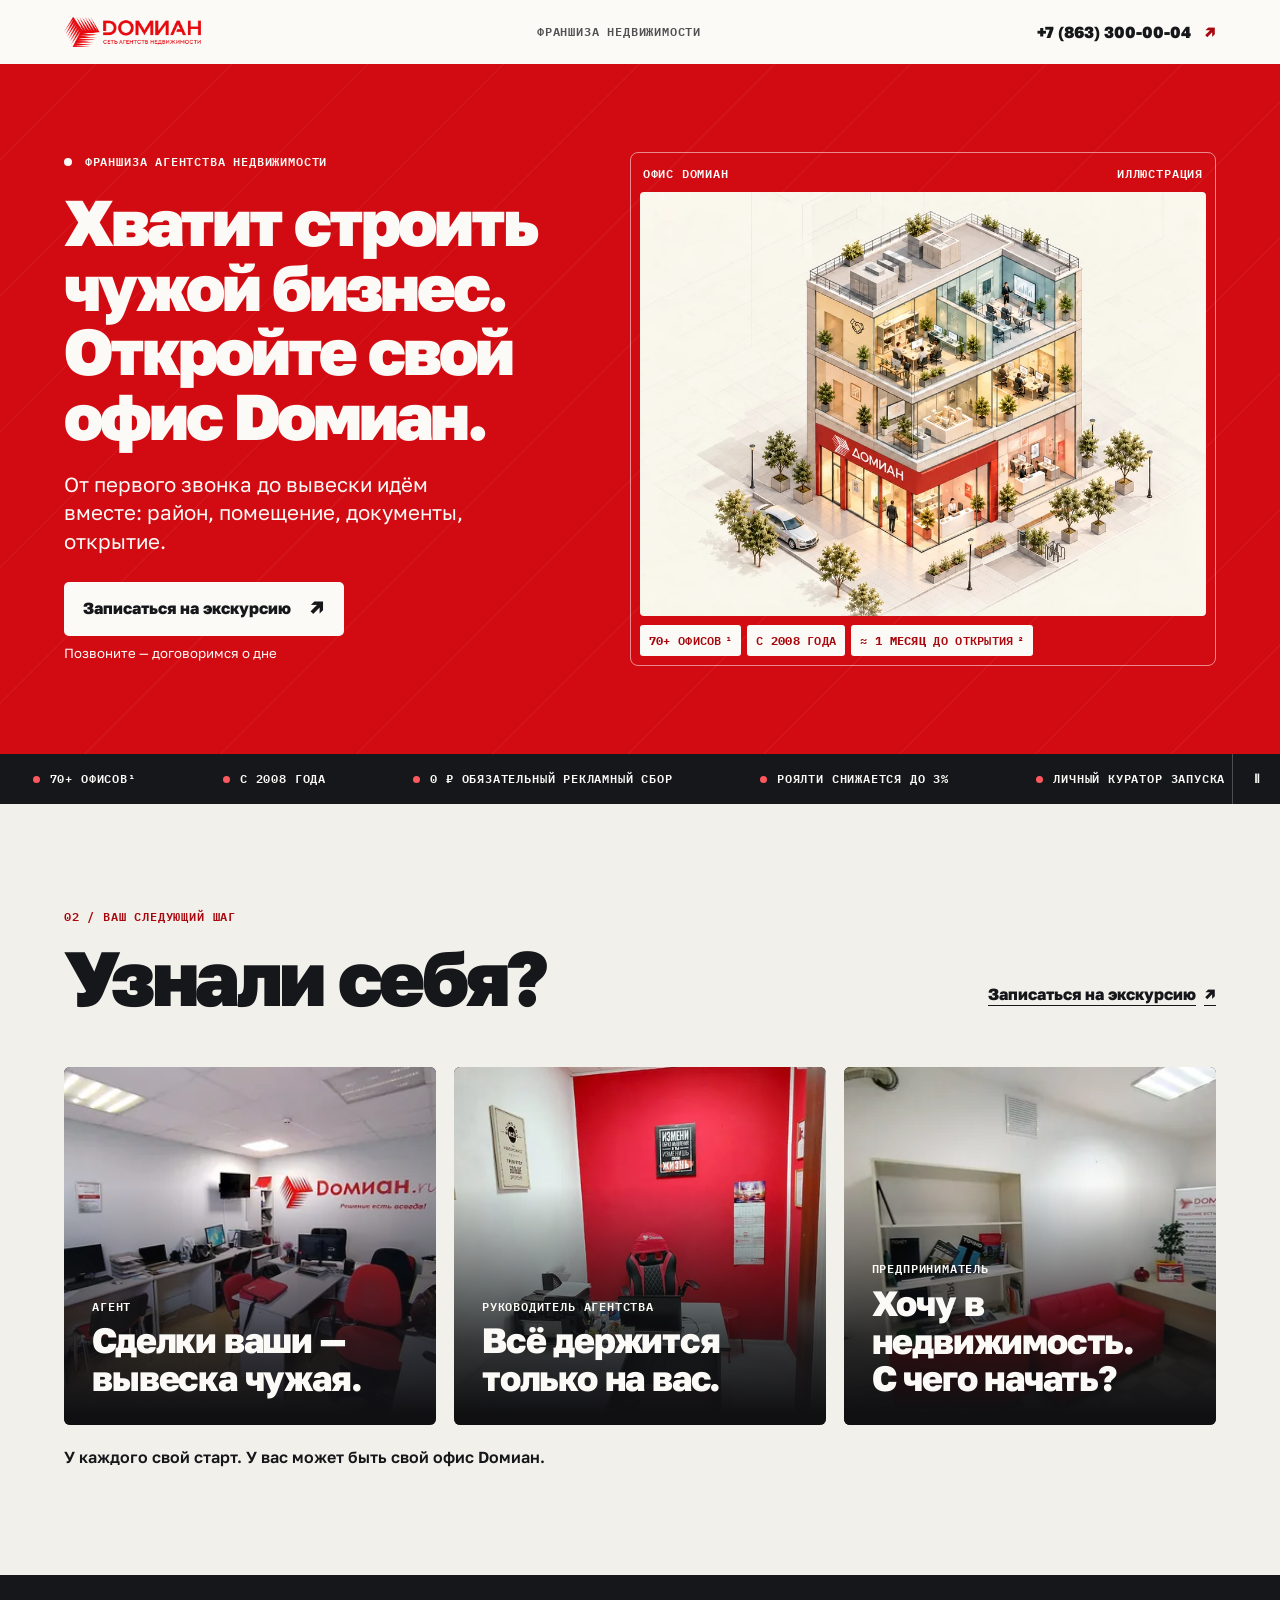
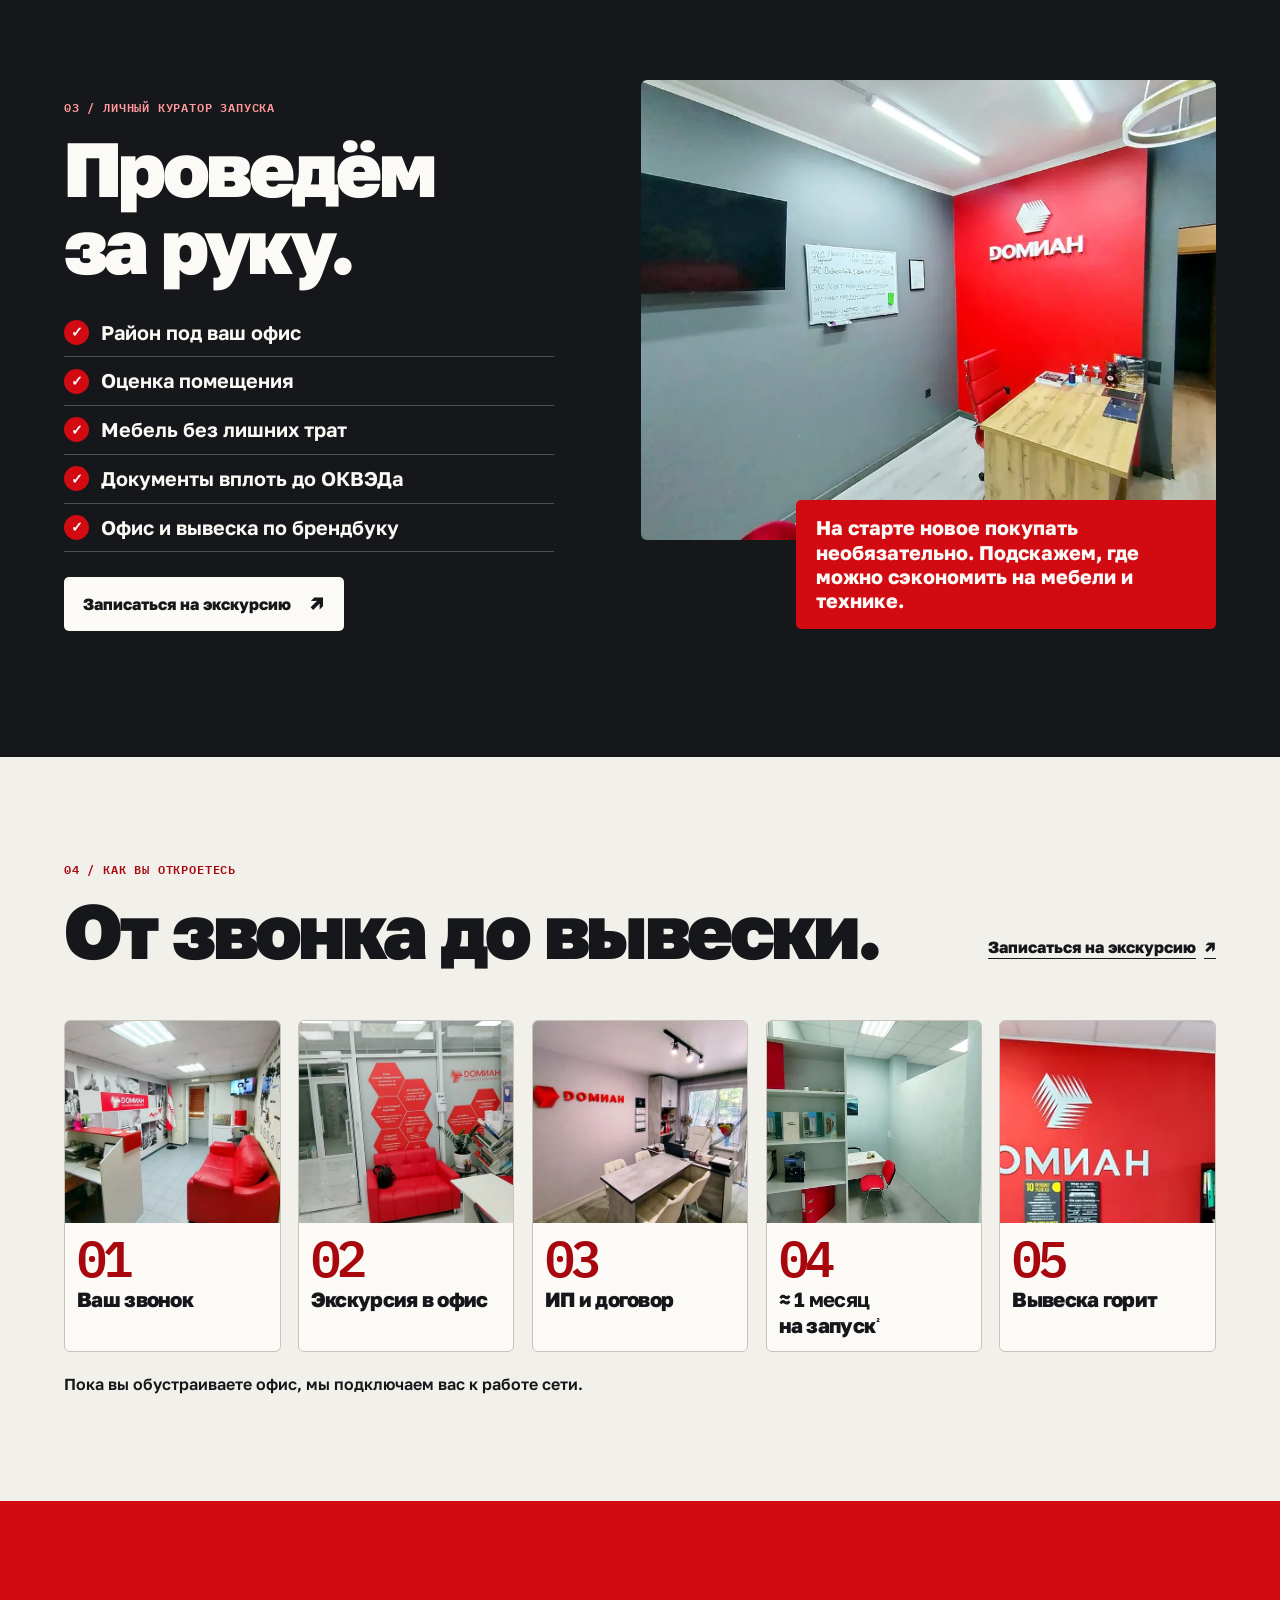
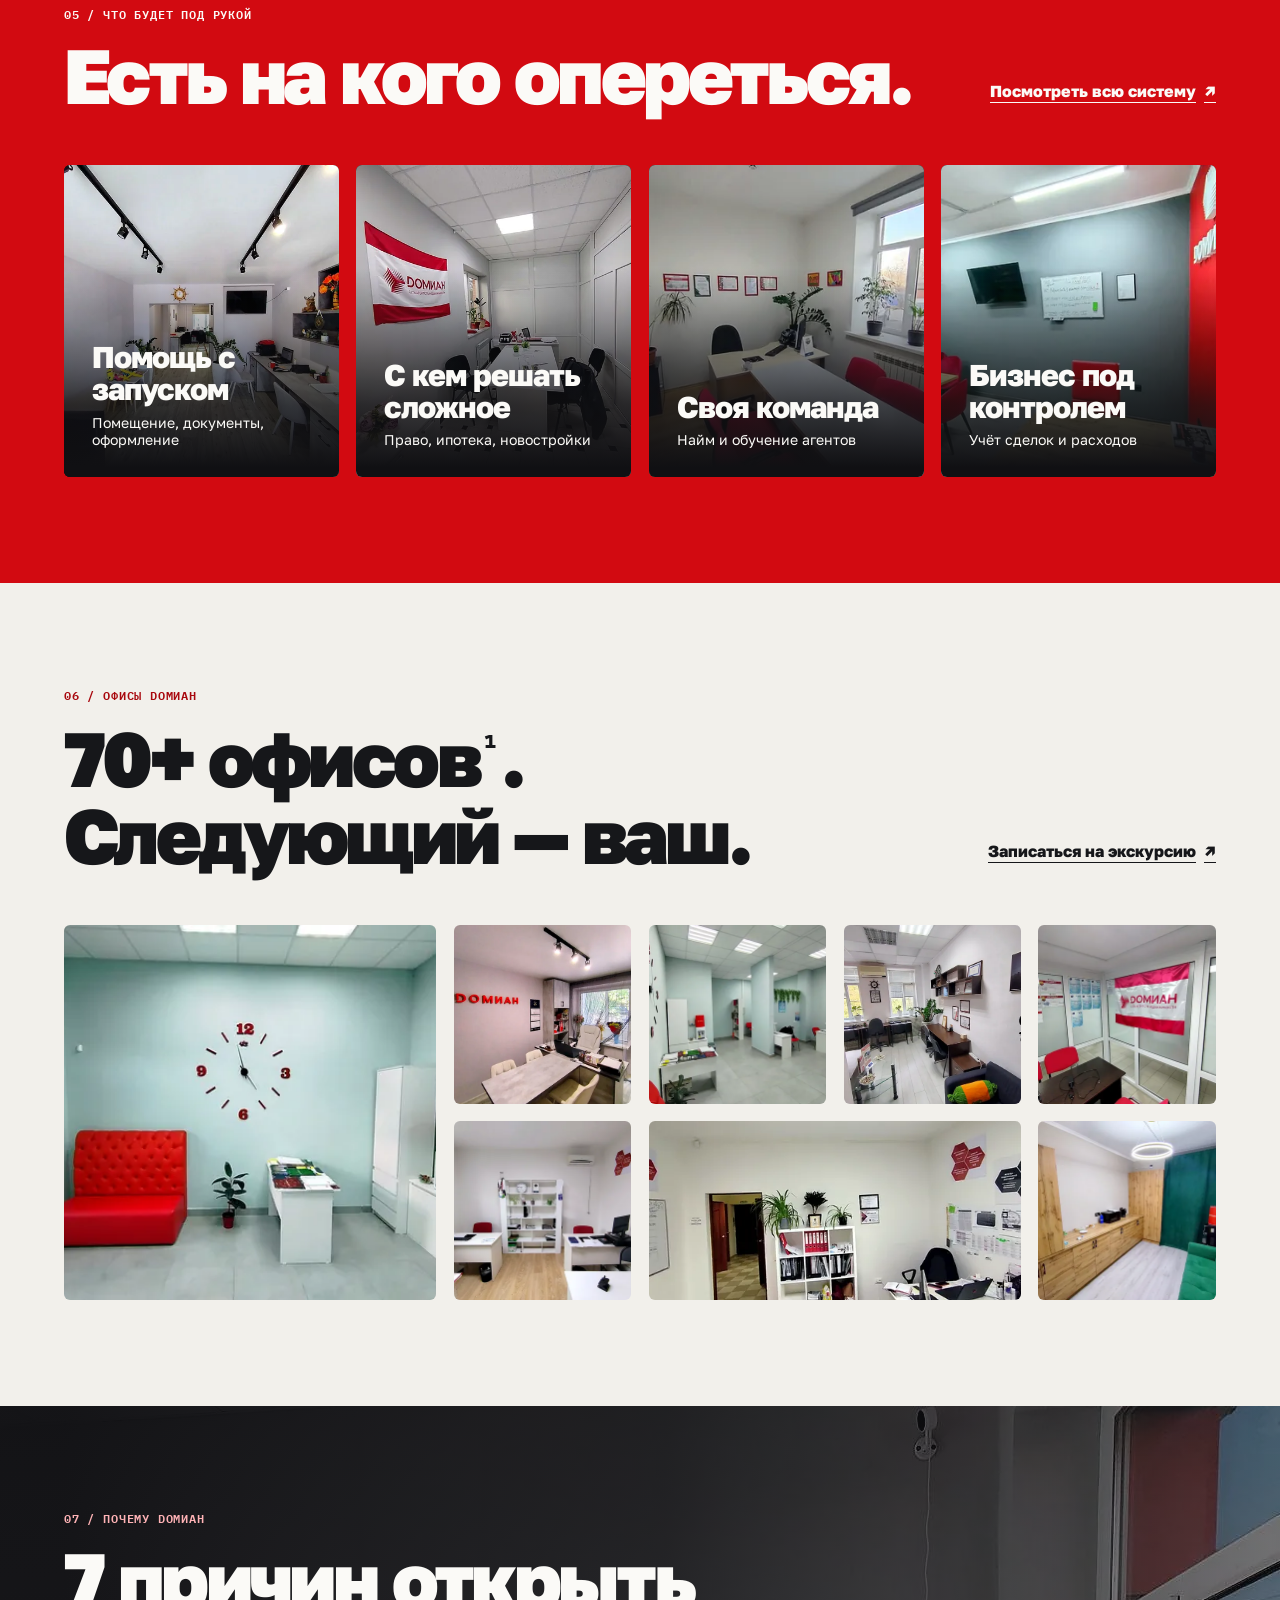
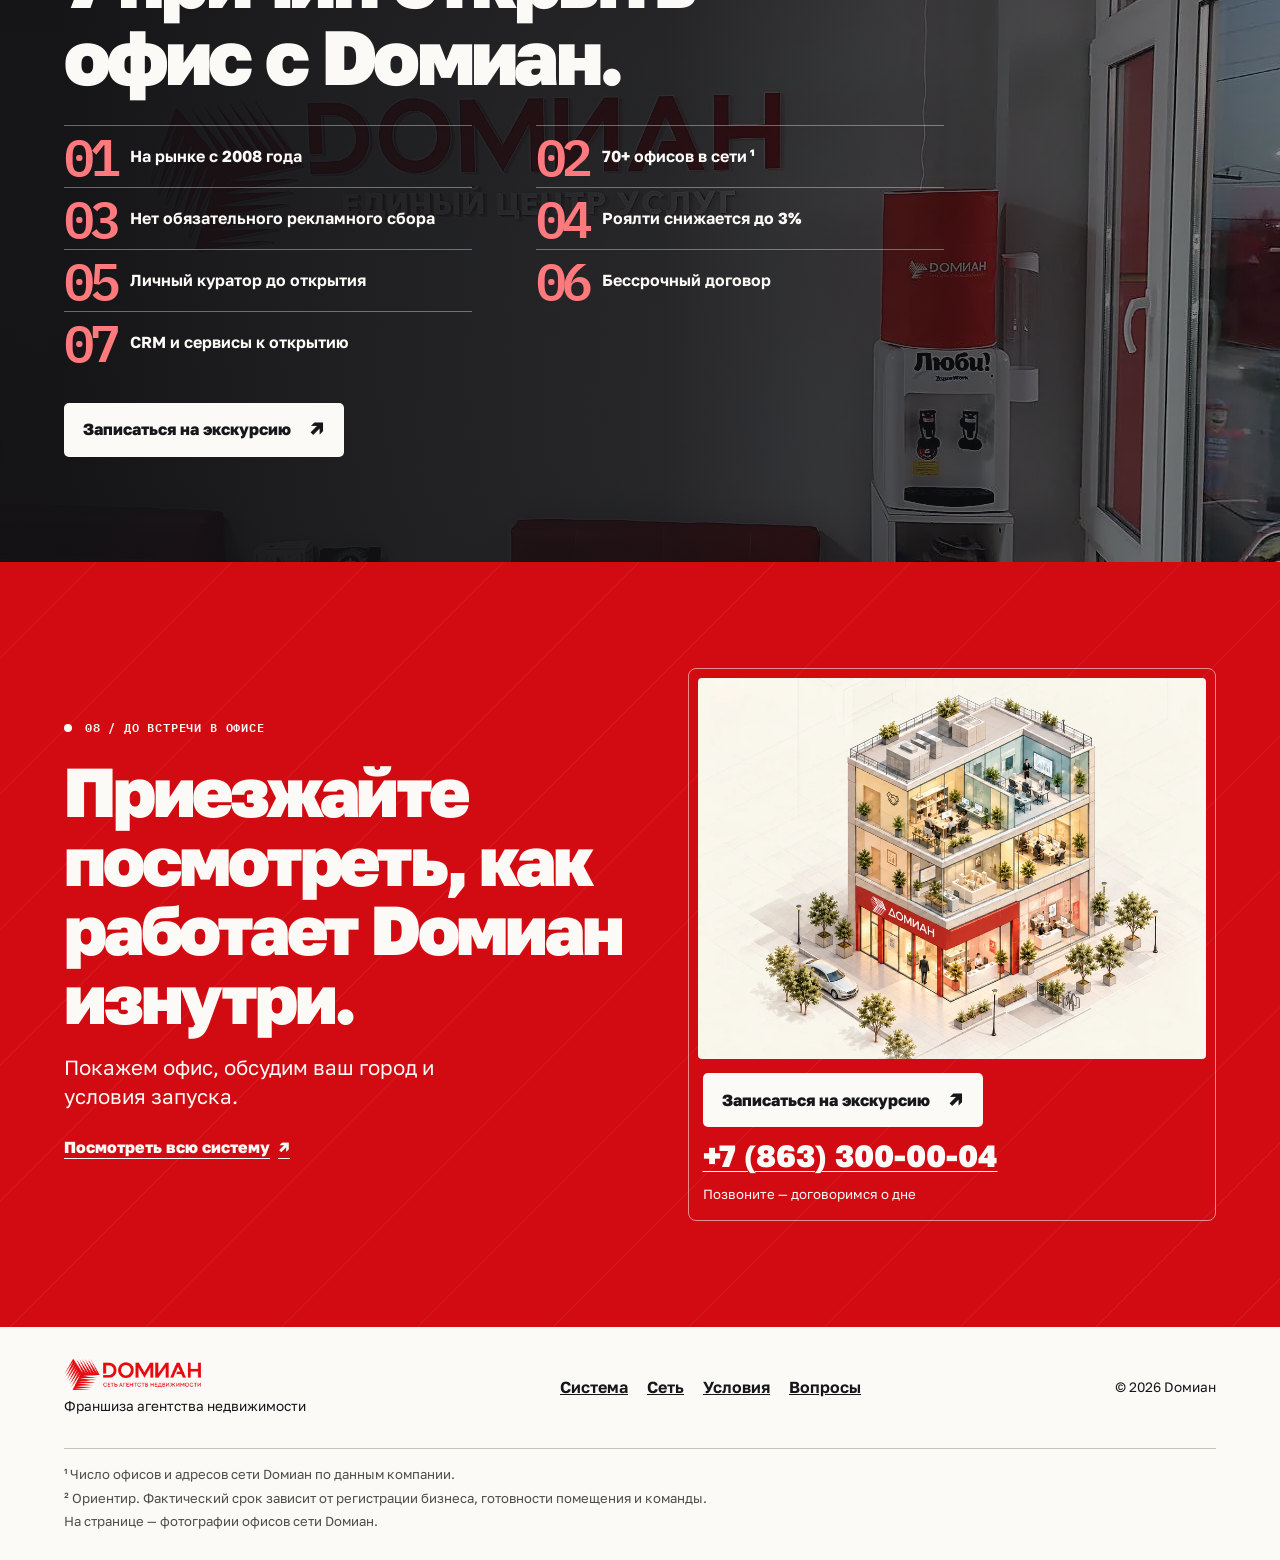
<file: index.html>
<!doctype html>
<html lang="ru">
<head>
  <meta charset="utf-8">
  <meta name="viewport" content="width=device-width, initial-scale=1">
  <title>Франшиза Dомиан — откройте свой офис недвижимости</title>
  <meta name="description" content="Откройте свой офис недвижимости под вывеской Dомиан. Поможем выбрать район, оформить документы и подготовить офис. Позвоните и приезжайте на экскурсию.">
  <meta name="theme-color" content="#D20A11">
  <meta property="og:type" content="website">
  <meta property="og:title" content="Франшиза Dомиан — откройте свой офис недвижимости">
  <meta property="og:description" content="От выбора района до вашей вывески. Позвоните и приезжайте посмотреть офис Dомиан изнутри.">
  <meta property="og:image" content="https://lesauteur.github.io/KP/assets/images/system-building-og.jpg">
  <meta property="og:url" content="https://lesauteur.github.io/KP/">
  <link rel="canonical" href="https://lesauteur.github.io/KP/">
  <link rel="icon" href="assets/images/favicon.svg" type="image/svg+xml">
  <link rel="preconnect" href="https://fonts.googleapis.com">
  <link rel="preconnect" href="https://fonts.gstatic.com" crossorigin>
  <link rel="stylesheet" href="https://fonts.googleapis.com/css2?family=Golos+Text:wght@400..900&amp;family=IBM+Plex+Mono:wght@500;600&amp;display=swap">
  <link rel="stylesheet" href="assets/css/start.css">
  <script src="assets/js/content.js" defer></script>
  <script src="assets/js/start.js" defer></script>
</head>
<body>
  <header class="masthead" id="top">
    <div class="shell masthead-inner">
      <a class="brand" href="#top"><img src="assets/images/logo-domian-red.png" alt="Dомиан" width="828" height="186"></a>
      <span class="eyebrow masthead-label">Франшиза недвижимости</span>
      <a class="masthead-contact" href="tel:+78633000004" data-phone><span data-phone-label>+7 (863) 300-00-04</span><span aria-hidden="true">↗</span></a>
    </div>
  </header>

  <main>
    <section class="hero red-frame" aria-labelledby="hero-title">
      <div class="shell hero-grid">
        <div class="hero-copy">
          <p class="eyebrow"><span class="signal" aria-hidden="true"></span> Франшиза агентства недвижимости</p>
          <h1 id="hero-title">Хватит строить чужой бизнес. Откройте свой офис Dомиан.</h1>
          <p class="lead" id="hero-lead">От первого звонка до вывески идём вместе: район, помещение, документы, открытие.</p>
          <div class="hero-actions">
            <a class="button" href="tel:+78633000004" data-phone>Записаться на экскурсию <span aria-hidden="true">↗</span></a>
            <small>Позвоните — договоримся о дне</small>
          </div>
        </div>
        <figure class="hero-visual">
          <div class="visual-label eyebrow"><span>Офис Dомиан</span><span>Иллюстрация</span></div>
          <picture>
            <img src="assets/images/system-building-960.webp" srcset="assets/images/system-building-960.webp 960w, assets/images/system-building-1448.webp 1448w" sizes="(max-width: 760px) 92vw, 48vw" width="1448" height="1086" alt="Изометрическая иллюстрация офиса Dомиан с красной вывеской" fetchpriority="high">
          </picture>
          <figcaption class="hero-stickers eyebrow">
            <span><b data-fact="offices"></b> офисов<a href="#note-offices" aria-label="Примечание о числе офисов">¹</a></span>
            <span>С <b data-fact="since"></b> года</span>
            <span><b data-fact="launch"></b> до открытия<a href="#note-launch" aria-label="Примечание о сроке открытия">²</a></span>
          </figcaption>
        </figure>
      </div>
    </section>

    <div class="ticker eyebrow" aria-label="Факты о франшизе">
      <div class="ticker-viewport">
        <div class="ticker-track">
          <ul class="ticker-group">
            <li><span data-fact="offices"></span> офисов¹</li>
            <li>С <span data-fact="since"></span> года</li>
            <li><span data-fact="adFee"></span> обязательный рекламный сбор</li>
            <li>Роялти снижается <span data-fact="royalty"></span></li>
            <li>Личный куратор запуска</li>
          </ul>
        </div>
      </div>
      <button class="ticker-toggle" type="button" aria-label="Приостановить бегущую строку" hidden>Ⅱ</button>
    </div>

    <section class="scene shell" id="audience" aria-labelledby="audience-title">
      <header class="scene-header">
        <div><p class="eyebrow scene-index">02 / Ваш следующий шаг</p><h2 id="audience-title">Узнали себя?</h2></div>
        <a class="text-link" href="tel:+78633000004" data-phone>Записаться на экскурсию <span aria-hidden="true">↗</span></a>
      </header>
      <div class="audience-grid">
        <article class="photo-card">
          <picture><img src="assets/images/start/who-agent-480.webp" srcset="assets/images/start/who-agent-480.webp 480w, assets/images/start/who-agent-960.webp 960w" sizes="(max-width: 760px) 90vw, 30vw" width="1280" height="884" alt="Рабочие места агентов под логотипом Dомиан" loading="lazy" decoding="async"></picture>
          <div class="photo-caption"><p class="eyebrow">Агент</p><h3>Сделки ваши — вывеска чужая.</h3></div>
        </article>
        <article class="photo-card">
          <picture><img src="assets/images/start/who-owner-480.webp" srcset="assets/images/start/who-owner-480.webp 480w, assets/images/start/who-owner-960.webp 960w" sizes="(max-width: 760px) 90vw, 30vw" width="960" height="1280" alt="Кабинет руководителя с красной стеной" loading="lazy" decoding="async"></picture>
          <div class="photo-caption"><p class="eyebrow">Руководитель агентства</p><h3>Всё держится только на вас.</h3></div>
        </article>
        <article class="photo-card">
          <picture><img src="assets/images/start/reasons-3-480.webp" srcset="assets/images/start/reasons-3-480.webp 480w, assets/images/start/reasons-3-960.webp 960w" sizes="(max-width: 760px) 90vw, 30vw" width="1280" height="960" alt="Зона ожидания с красным диваном" loading="lazy" decoding="async"></picture>
          <div class="photo-caption"><p class="eyebrow">Предприниматель</p><h3>Хочу в недвижимость. С чего начать?</h3></div>
        </article>
      </div>
      <p class="caption-line">У каждого свой старт. У вас может быть свой офис Dомиан.</p>
    </section>

    <section class="guide" id="guide" aria-labelledby="guide-title">
      <div class="shell scene guide-grid">
        <div>
          <p class="eyebrow scene-index">03 / Личный куратор запуска</p>
          <h2 id="guide-title">Проведём за руку.</h2>
          <ul class="checklist">
            <li>Район под ваш офис</li>
            <li>Оценка помещения</li>
            <li>Мебель без лишних трат</li>
            <li>Документы вплоть до ОКВЭДа</li>
            <li>Офис и вывеска по брендбуку</li>
          </ul>
          <a class="button" href="tel:+78633000004" data-phone>Записаться на экскурсию <span aria-hidden="true">↗</span></a>
        </div>
        <figure class="guide-visual">
          <picture><img src="assets/images/start/guide-480.webp" srcset="assets/images/start/guide-480.webp 480w, assets/images/start/guide-960.webp 960w, assets/images/start/guide-1280.webp 1280w" sizes="(max-width: 760px) 90vw, 48vw" width="1280" height="960" alt="Стол для встречи и красная стена с логотипом Dомиан" loading="lazy" decoding="async"></picture>
          <figcaption>На старте новое покупать необязательно. Подскажем, где можно сэкономить на мебели и технике.</figcaption>
        </figure>
      </div>
    </section>

    <section class="scene shell" id="path" aria-labelledby="path-title">
      <header class="scene-header">
        <div><p class="eyebrow scene-index">04 / Как вы откроетесь</p><h2 id="path-title">От звонка до вывески.</h2></div>
        <a class="text-link" href="tel:+78633000004" data-phone>Записаться на экскурсию <span aria-hidden="true">↗</span></a>
      </header>
      <ol class="steps">
        <li><picture><img src="assets/images/start/step-1-480.webp" srcset="assets/images/start/step-1-480.webp 480w, assets/images/start/step-1-960.webp 960w" sizes="(max-width: 760px) 44vw, 18vw" width="960" height="1280" alt="Стойка администратора в офисе Dомиан" loading="lazy" decoding="async"></picture><div><span>01</span><h3>Ваш звонок</h3></div></li>
        <li><picture><img src="assets/images/start/step-2-480.webp" srcset="assets/images/start/step-2-480.webp 480w, assets/images/start/step-2-960.webp 960w" sizes="(max-width: 760px) 44vw, 18vw" width="960" height="1280" alt="Зона ожидания за стеклянной дверью" loading="lazy" decoding="async"></picture><div><span>02</span><h3>Экскурсия в офис</h3></div></li>
        <li><picture><img src="assets/images/start/step-3-480.webp" srcset="assets/images/start/step-3-480.webp 480w, assets/images/start/step-3-960.webp 960w" sizes="(max-width: 760px) 44vw, 18vw" width="960" height="1280" alt="Стол для переговоров у окна" loading="lazy" decoding="async"></picture><div><span>03</span><h3>ИП и договор</h3></div></li>
        <li><picture><img src="assets/images/start/step-4-480.webp" srcset="assets/images/start/step-4-480.webp 480w, assets/images/start/step-4-960.webp 960w" sizes="(max-width: 760px) 44vw, 18vw" width="1280" height="960" alt="Мебель и рабочее место в офисе Dомиан" loading="lazy" decoding="async"></picture><div><span>04</span><h3><b data-fact="launch"></b> на запуск<a href="#note-launch" aria-label="Примечание о сроке запуска">²</a></h3></div></li>
        <li><picture><img src="assets/images/start/step-5-480.webp" srcset="assets/images/start/step-5-480.webp 480w, assets/images/start/step-5-960.webp 960w" sizes="(max-width: 760px) 90vw, 18vw" width="1146" height="528" alt="Белая вывеска Dомиан на красной стене" loading="lazy" decoding="async"></picture><div><span>05</span><h3>Вывеска горит</h3></div></li>
      </ol>
      <p class="caption-line">Пока вы обустраиваете офис, мы подключаем вас к работе сети.</p>
    </section>

    <section class="support" id="support" aria-labelledby="support-title">
      <div class="scene shell">
        <header class="scene-header">
          <div><p class="eyebrow scene-index">05 / Что будет под рукой</p><h2 id="support-title">Есть на кого опереться.</h2></div>
          <a class="text-link" href="details/#system">Посмотреть всю систему <span aria-hidden="true">↗</span></a>
        </header>
        <div class="support-grid">
          <article class="photo-card"><picture><img src="assets/images/start/tile-1-480.webp" srcset="assets/images/start/tile-1-480.webp 480w, assets/images/start/tile-1-960.webp 960w" sizes="(max-width: 1000px) 44vw, 22vw" width="960" height="1280" alt="Рабочий зал с длинным столом" loading="lazy" decoding="async"></picture><div class="photo-caption"><h3>Помощь с запуском</h3><p>Помещение, документы, оформление</p></div></article>
          <article class="photo-card"><picture><img src="assets/images/start/tile-2-480.webp" srcset="assets/images/start/tile-2-480.webp 480w, assets/images/start/tile-2-960.webp 960w" sizes="(max-width: 1000px) 44vw, 22vw" width="960" height="1280" alt="Переговорная с флагом Dомиан" loading="lazy" decoding="async"></picture><div class="photo-caption"><h3>С кем решать сложное</h3><p>Право, ипотека, новостройки</p></div></article>
          <article class="photo-card"><picture><img src="assets/images/start/reasons-2-480.webp" srcset="assets/images/start/reasons-2-480.webp 480w, assets/images/start/reasons-2-960.webp 960w" sizes="(max-width: 1000px) 44vw, 22vw" width="1280" height="960" alt="Переговорная с красными креслами" loading="lazy" decoding="async"></picture><div class="photo-caption"><h3>Своя команда</h3><p>Найм и обучение агентов</p></div></article>
          <article class="photo-card"><picture><img src="assets/images/start/tile-4-480.webp" srcset="assets/images/start/tile-4-480.webp 480w, assets/images/start/tile-4-960.webp 960w" sizes="(max-width: 1000px) 44vw, 22vw" width="1280" height="960" alt="Рабочий стол и красная фирменная стена" loading="lazy" decoding="async"></picture><div class="photo-caption"><h3>Бизнес под контролем</h3><p>Учёт сделок и расходов</p></div></article>
        </div>
      </div>
    </section>

    <section class="scene shell" id="offices" aria-labelledby="offices-title">
      <header class="scene-header">
        <div><p class="eyebrow scene-index">06 / Офисы Dомиан</p><h2 id="offices-title"><span data-fact="offices"></span> офисов<a href="#note-offices" aria-label="Примечание о числе офисов">¹</a>. Следующий — ваш.</h2></div>
        <a class="text-link" href="tel:+78633000004" data-phone>Записаться на экскурсию <span aria-hidden="true">↗</span></a>
      </header>
      <div class="office-wall">
        <picture><img src="assets/images/start/wall-02-480.webp" srcset="assets/images/start/wall-02-480.webp 480w, assets/images/start/wall-02-960.webp 960w" sizes="(max-width: 760px) 45vw, 30vw" width="1280" height="960" alt="Красный диван и часы на стене" loading="lazy" decoding="async"></picture>
        <picture><img src="assets/images/start/wall-01-480.webp" srcset="assets/images/start/wall-01-480.webp 480w, assets/images/start/wall-01-960.webp 960w" sizes="20vw" width="960" height="1280" alt="Переговорная с настенным логотипом" loading="lazy" decoding="async"></picture>
        <picture><img src="assets/images/start/wall-03-480.webp" srcset="assets/images/start/wall-03-480.webp 480w, assets/images/start/wall-03-960.webp 960w" sizes="22vw" width="1280" height="960" alt="Открытый зал с рабочими столами" loading="lazy" decoding="async"></picture>
        <picture><img src="assets/images/start/wall-04-480.webp" srcset="assets/images/start/wall-04-480.webp 480w, assets/images/start/wall-04-959.webp 959w" sizes="22vw" width="959" height="1280" alt="Длинный кабинет с местами у окна" loading="lazy" decoding="async"></picture>
        <picture><img src="assets/images/start/wall-05-480.webp" srcset="assets/images/start/wall-05-480.webp 480w, assets/images/start/wall-05-960.webp 960w" sizes="22vw" width="1280" height="960" alt="Переговорный стол за стеклянной перегородкой" loading="lazy" decoding="async"></picture>
        <picture><img src="assets/images/start/wall-06-480.webp" srcset="assets/images/start/wall-06-480.webp 480w, assets/images/start/wall-06-960.webp 960w" sizes="22vw" width="1280" height="960" alt="Два рабочих места и стеллаж" loading="lazy" decoding="async"></picture>
        <picture><img src="assets/images/start/wall-07-480.webp" srcset="assets/images/start/wall-07-480.webp 480w, assets/images/start/wall-07-960.webp 960w" sizes="32vw" width="1280" height="960" alt="Рабочий зал с книжным стеллажом" loading="lazy" decoding="async"></picture>
        <picture><img src="assets/images/start/wall-08-480.webp" srcset="assets/images/start/wall-08-480.webp 480w, assets/images/start/wall-08-960.webp 960w" sizes="(max-width: 760px) 45vw, 17vw" width="1280" height="960" alt="Зона ожидания с зелёным диваном" loading="lazy" decoding="async"></picture>
      </div>
    </section>

    <section class="reasons" id="reasons" aria-labelledby="reasons-title">
      <div class="reasons-photo" aria-hidden="true"><picture><img src="assets/images/start/reasons-1-480.webp" srcset="assets/images/start/reasons-1-480.webp 480w, assets/images/start/reasons-1-960.webp 960w, assets/images/start/reasons-1-1280.webp 1280w" sizes="100vw" width="1280" height="960" alt="Настенный логотип Dомиан в офисе сети" loading="lazy" decoding="async"></picture></div>
      <div class="scene shell reasons-content">
        <p class="eyebrow scene-index">07 / Почему Dомиан</p>
        <h2 id="reasons-title">7 причин открыть офис с Dомиан.</h2>
        <ol class="reason-list">
          <li><span aria-hidden="true">01</span><p>На рынке с <b data-fact="since"></b> года</p></li>
          <li><span aria-hidden="true">02</span><p><b data-fact="offices"></b> офисов в сети<a href="#note-offices" aria-label="Примечание о числе офисов">¹</a></p></li>
          <li><span aria-hidden="true">03</span><p>Нет обязательного рекламного сбора</p></li>
          <li><span aria-hidden="true">04</span><p>Роялти снижается <b data-fact="royalty"></b></p></li>
          <li><span aria-hidden="true">05</span><p>Личный куратор до открытия</p></li>
          <li><span aria-hidden="true">06</span><p>Бессрочный договор</p></li>
          <li><span aria-hidden="true">07</span><p>CRM и сервисы к открытию</p></li>
        </ol>
        <a class="button" href="tel:+78633000004" data-phone>Записаться на экскурсию <span aria-hidden="true">↗</span></a>
      </div>
    </section>

    <section class="final red-frame" id="contact" aria-labelledby="contact-title">
      <div class="shell final-grid">
        <div>
          <p class="eyebrow"><span class="signal" aria-hidden="true"></span> 08 / До встречи в офисе</p>
          <h2 id="contact-title">Приезжайте посмотреть, как работает Dомиан изнутри.</h2>
          <p class="lead">Покажем офис, обсудим ваш город и условия запуска.</p>
          <a class="text-link" href="details/">Посмотреть всю систему <span aria-hidden="true">↗</span></a>
        </div>
        <div class="final-side">
          <picture>
            <img src="assets/images/system-building-960.webp" srcset="assets/images/system-building-960.webp 960w, assets/images/system-building-1448.webp 1448w" sizes="(max-width: 760px) 92vw, 43vw" width="1448" height="1086" alt="Изометрическая иллюстрация офиса Dомиан" loading="lazy" decoding="async">
          </picture>
          <div class="final-actions">
            <a class="button" id="final-call" href="tel:+78633000004" data-phone>Записаться на экскурсию <span aria-hidden="true">↗</span></a>
            <a class="final-number" href="tel:+78633000004" data-phone data-phone-label>+7 (863) 300-00-04</a>
            <small>Позвоните — договоримся о дне</small>
          </div>
          <div id="contact-channels" class="contact-channels" hidden></div>
          <form id="contact-form" class="contact-form" method="post" hidden>
            <label>Имя<input name="name" type="text" autocomplete="name" required></label>
            <label>Телефон<input name="phone" type="tel" autocomplete="tel" required></label>
            <button class="button" type="submit">Отправить заявку <span aria-hidden="true">↗</span></button>
          </form>
        </div>
      </div>
    </section>
  </main>

  <footer class="footer">
    <div class="shell">
      <div class="footer-inner">
        <div><a class="brand" href="#top"><img src="assets/images/logo-domian-red.png" alt="Dомиан" width="828" height="186" loading="lazy"></a><p>Франшиза агентства недвижимости</p></div>
        <nav aria-label="Подробное предложение"><a href="details/#system">Система</a><a href="details/#network">Сеть</a><a href="details/#conditions">Условия</a><a href="details/#faq">Вопросы</a></nav>
        <p>© <span id="year">2026</span> Dомиан</p>
      </div>
      <div class="footer-notes">
        <p id="note-offices">¹ <span data-note="offices"></span></p>
        <p id="note-launch">² <span data-note="launch"></span></p>
        <p>На странице — фотографии офисов сети Dомиан.</p>
      </div>
    </div>
  </footer>
  <div class="sticky-call" hidden>
    <a class="button" href="tel:+78633000004" data-phone>Записаться на экскурсию <span aria-hidden="true">↗</span></a>
  </div>
</body>
</html>
</file>
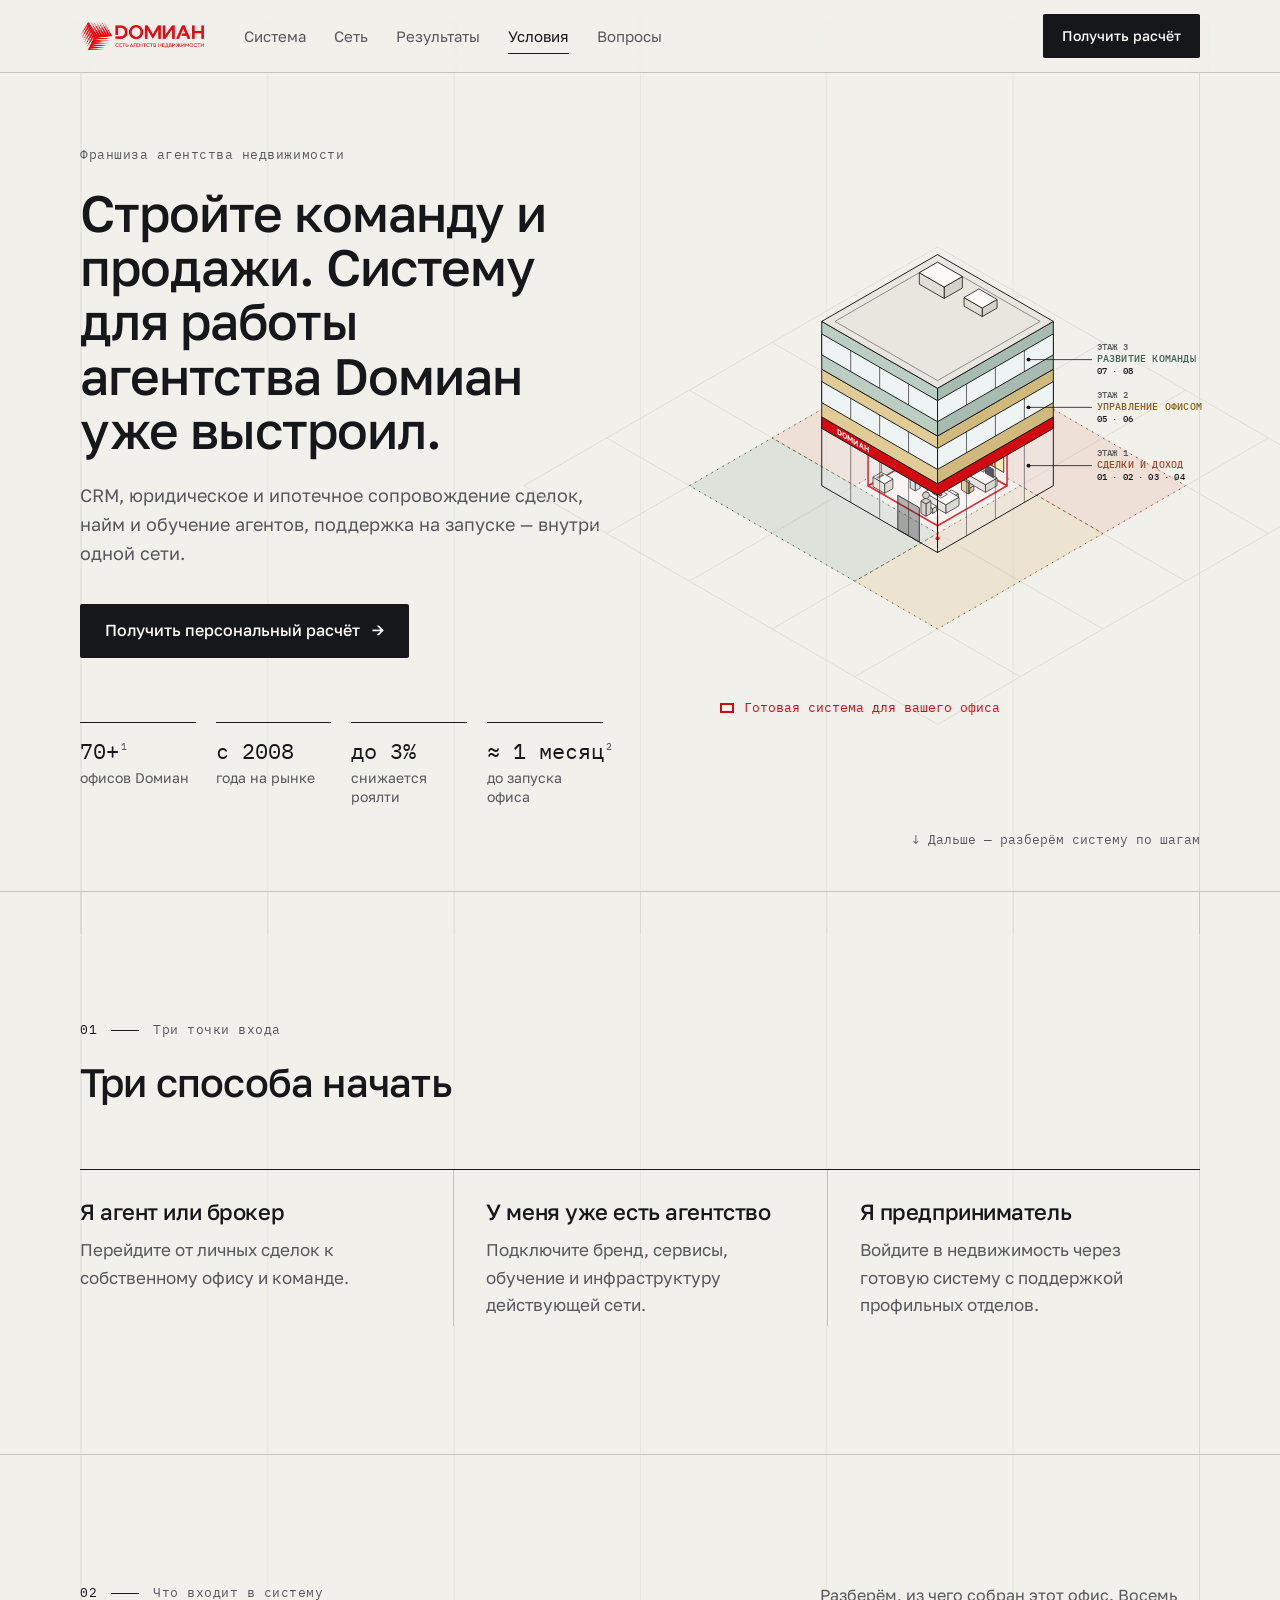
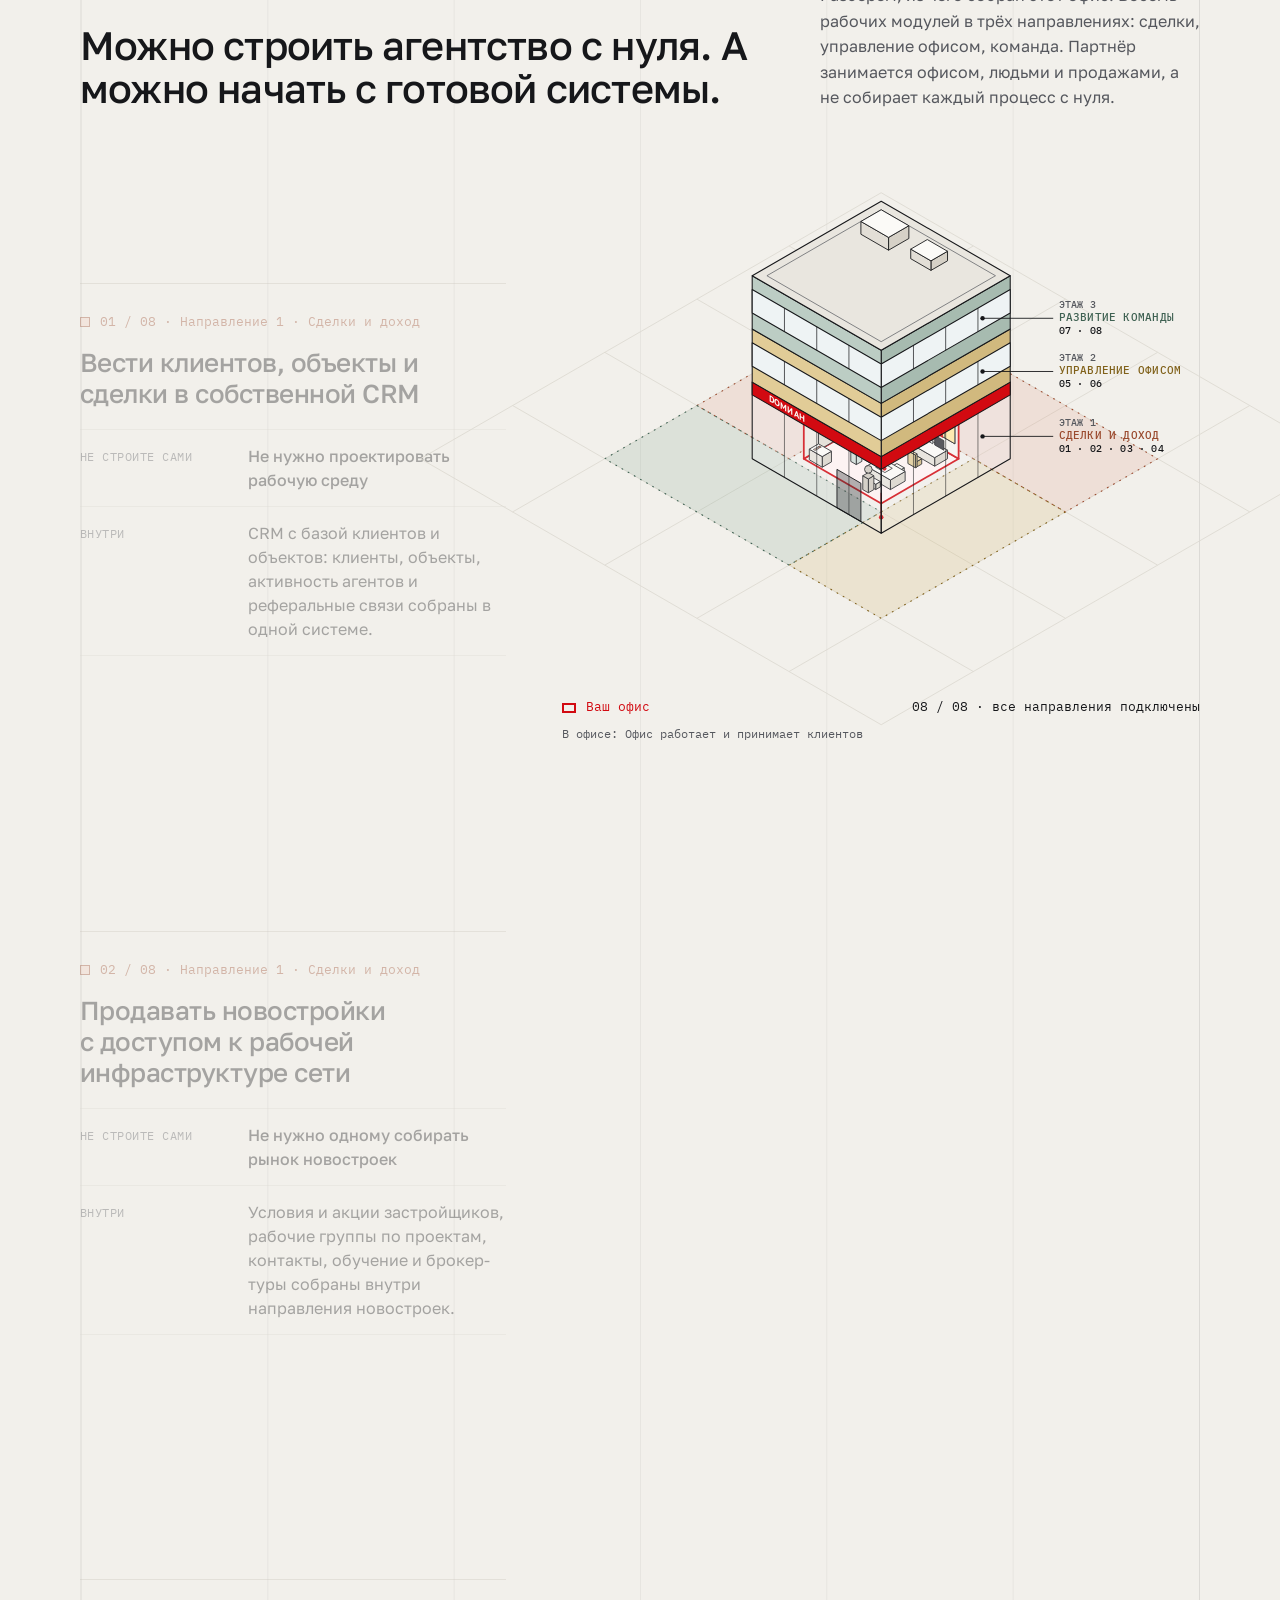
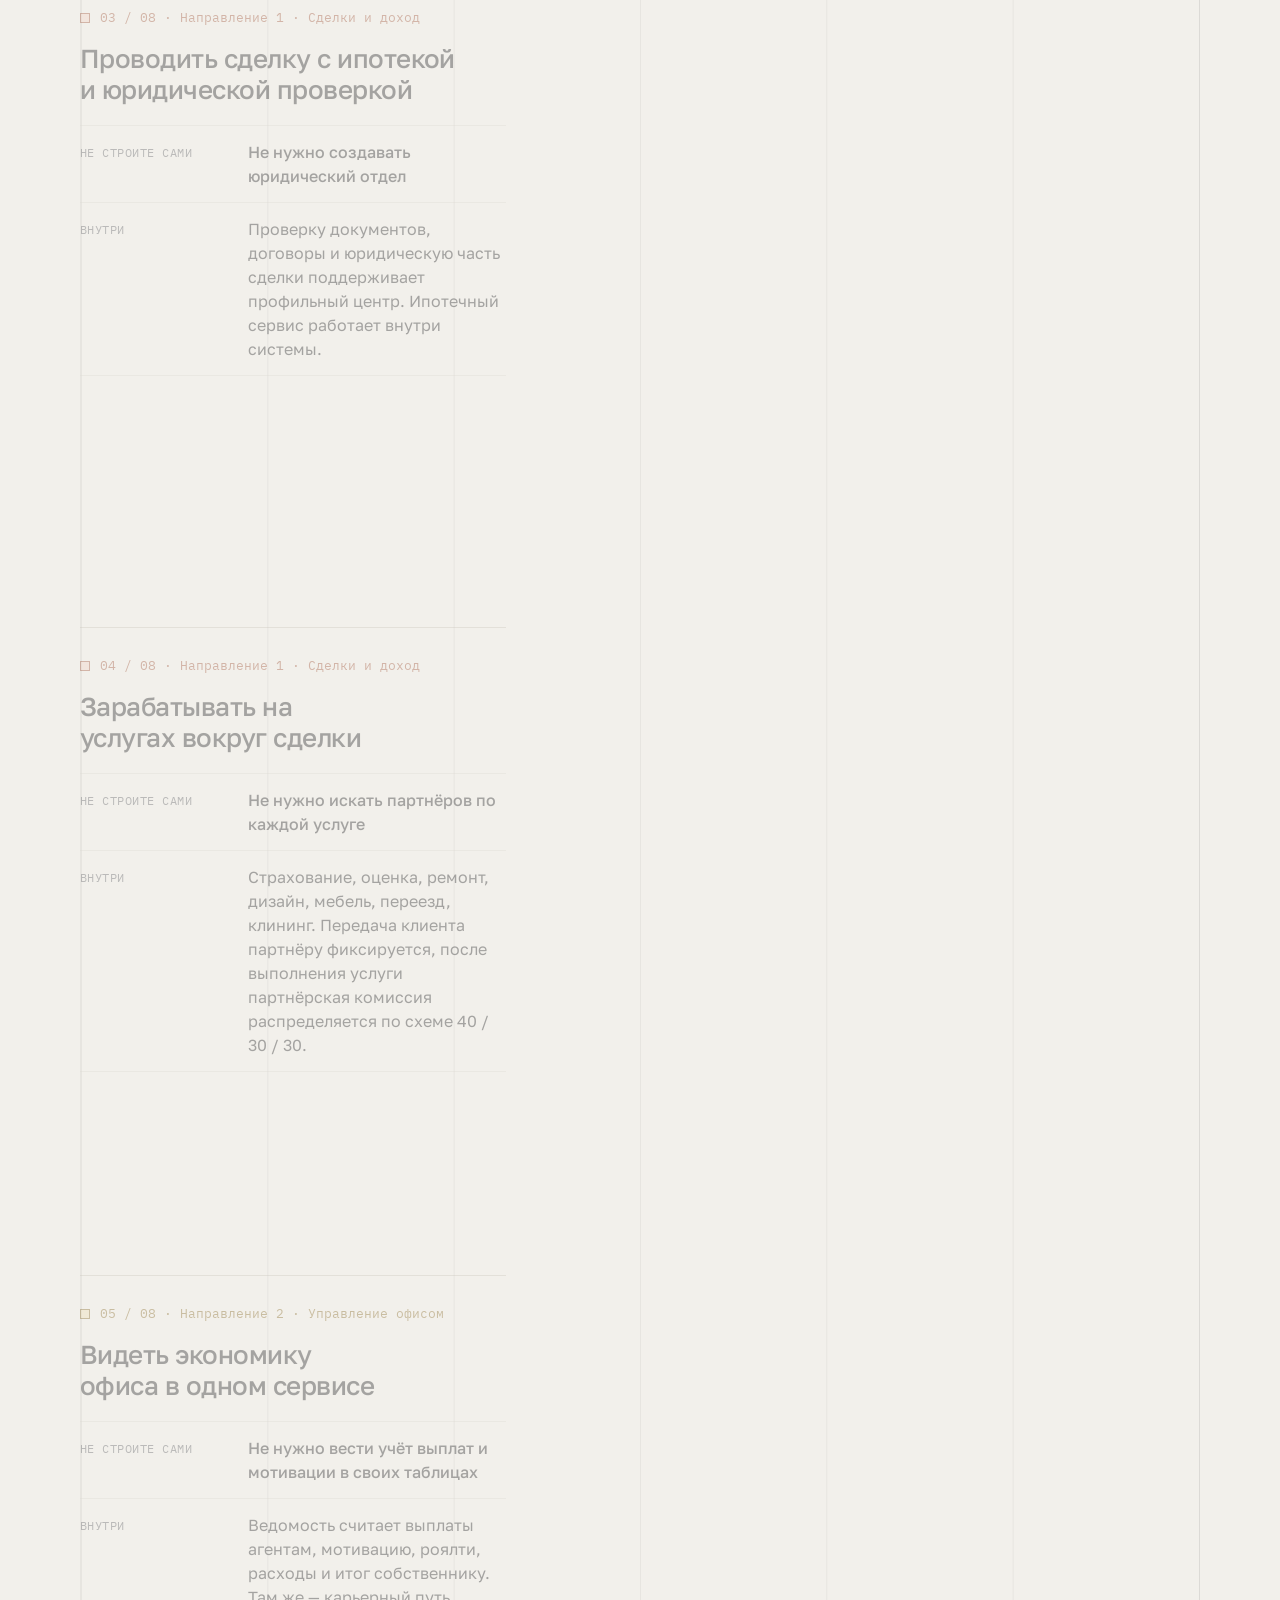
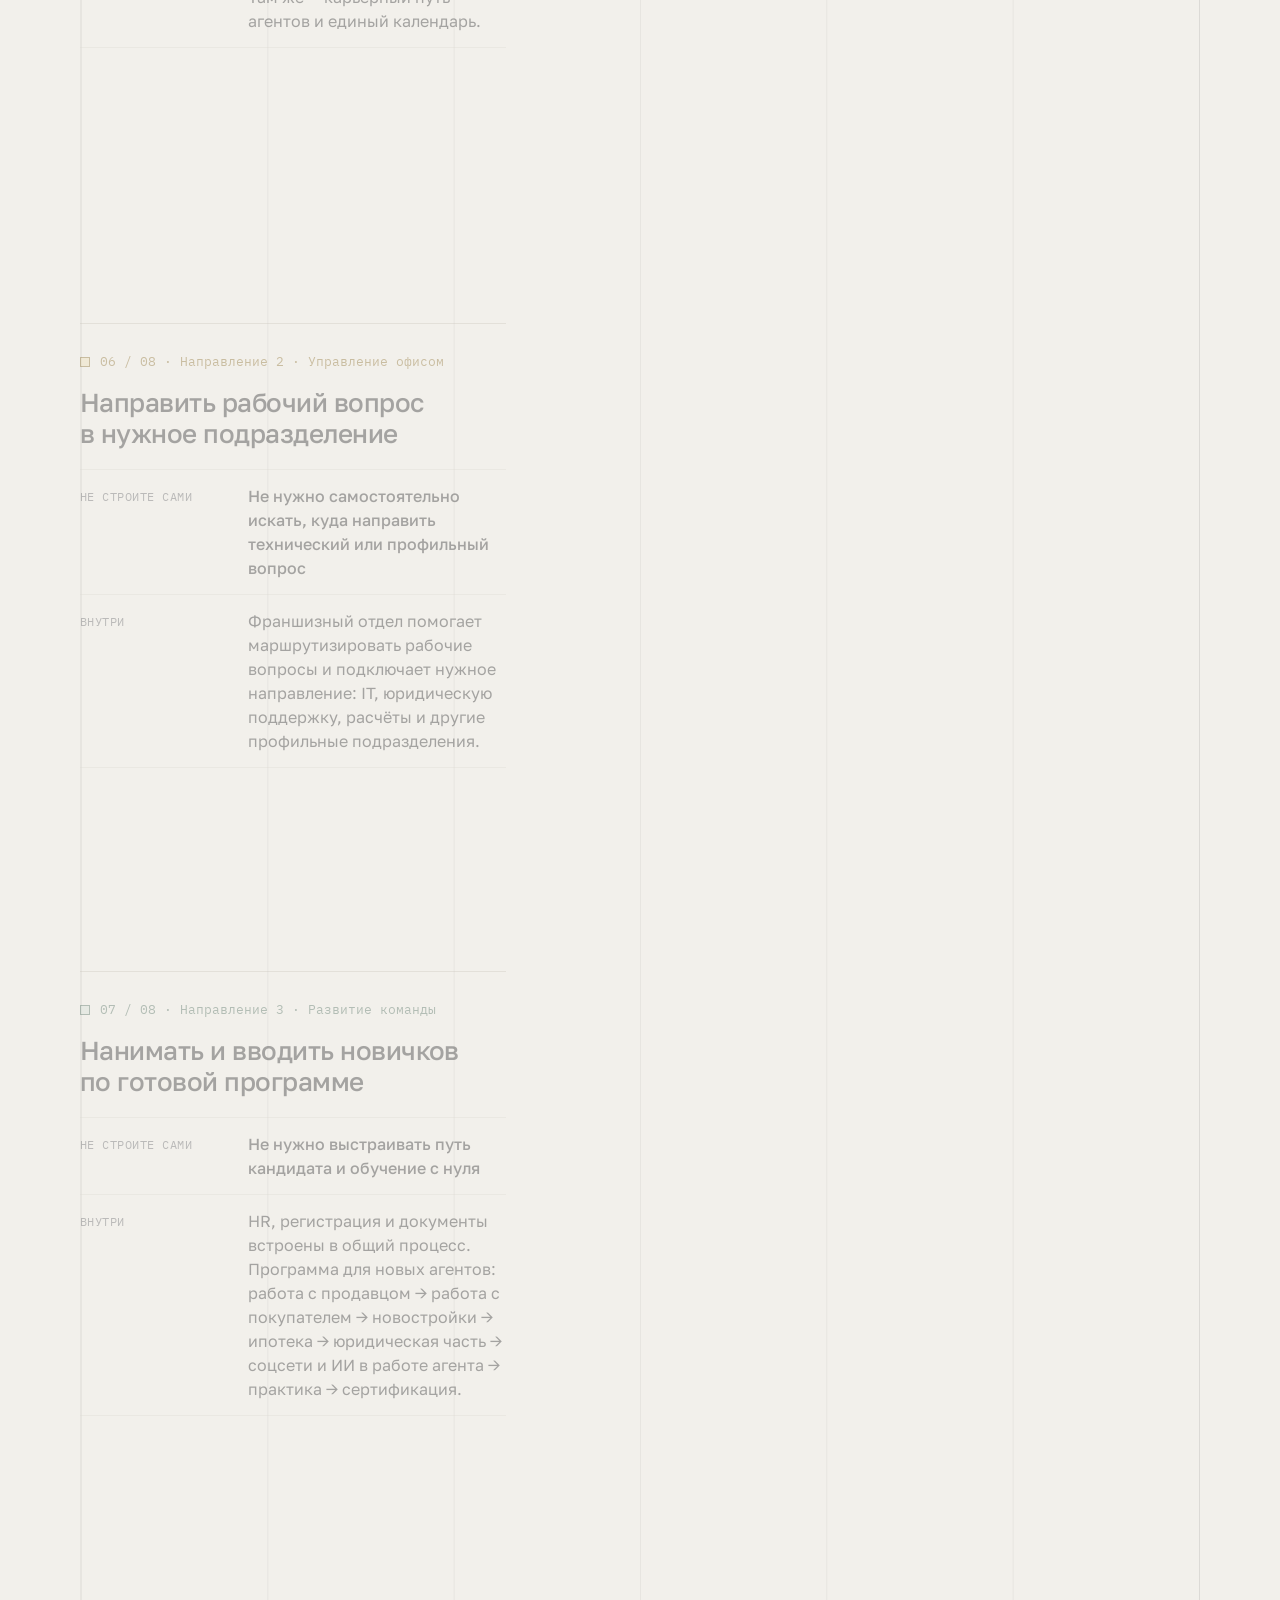
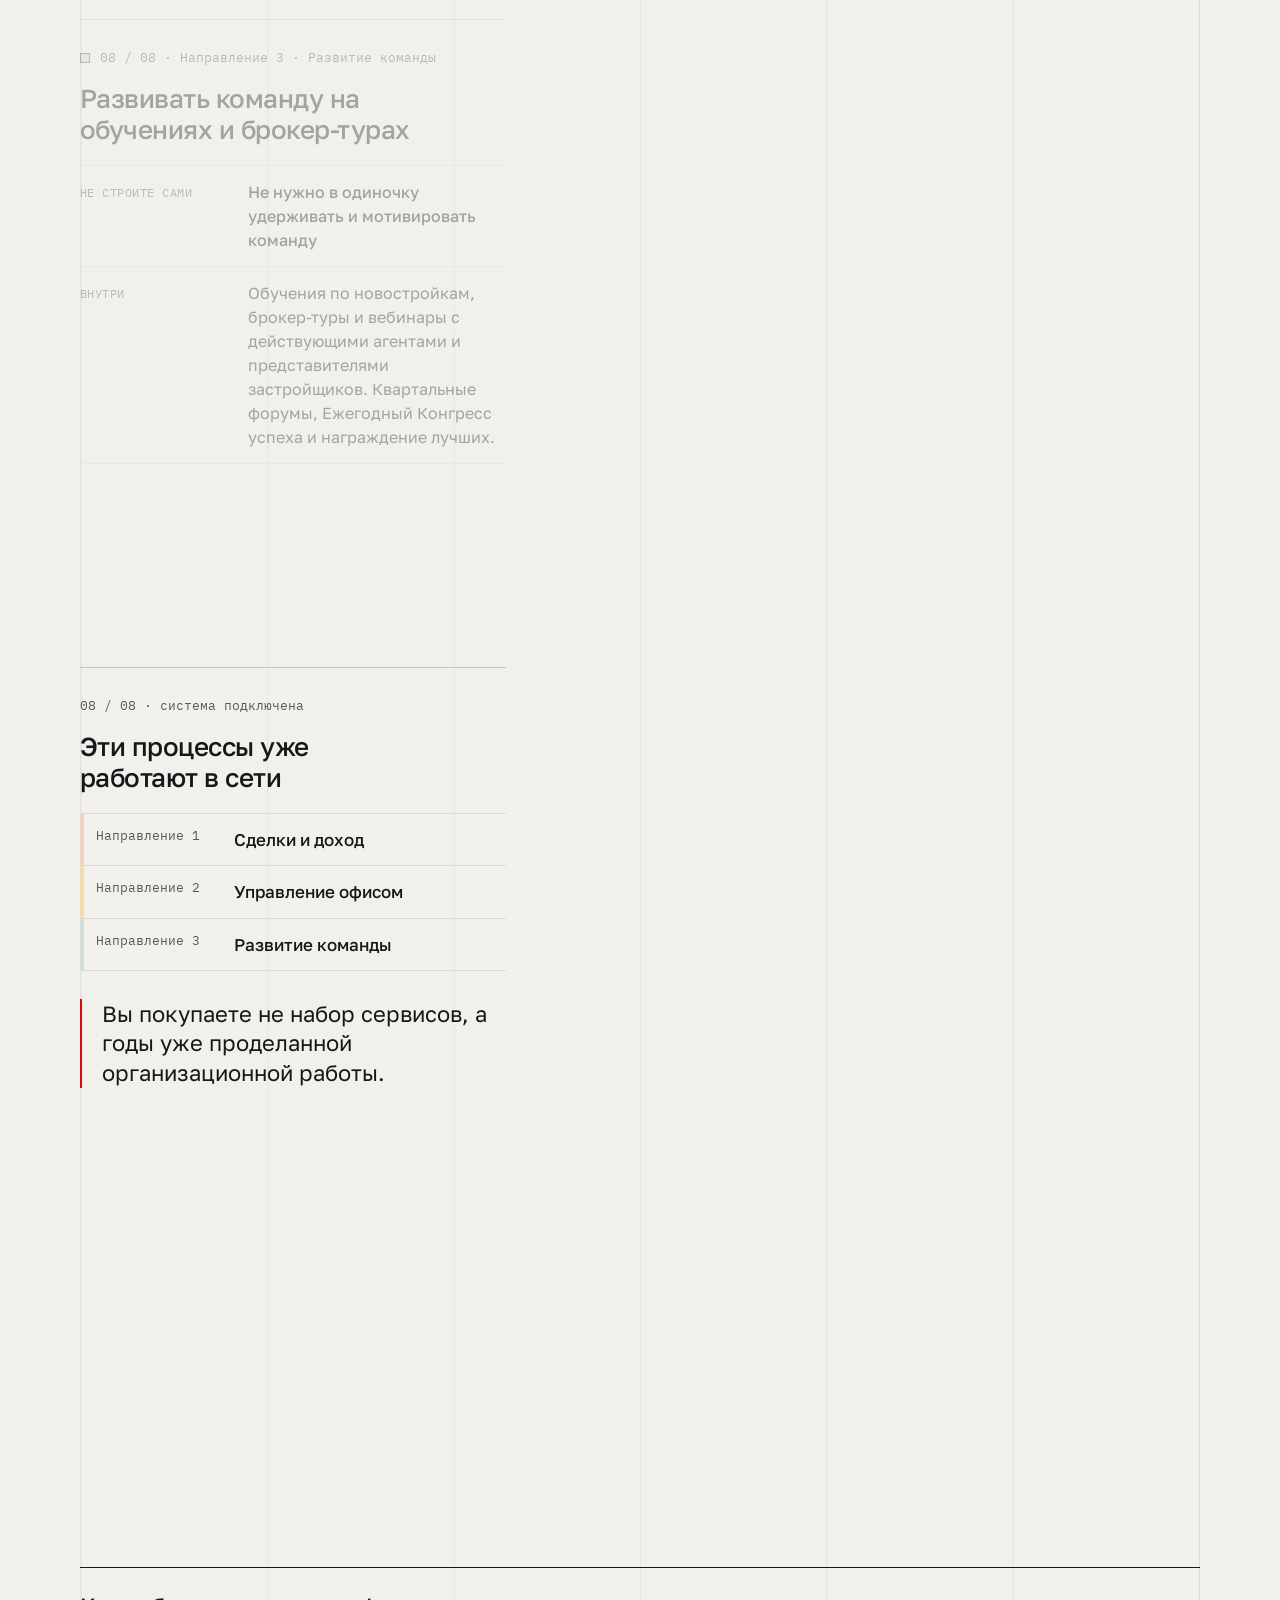
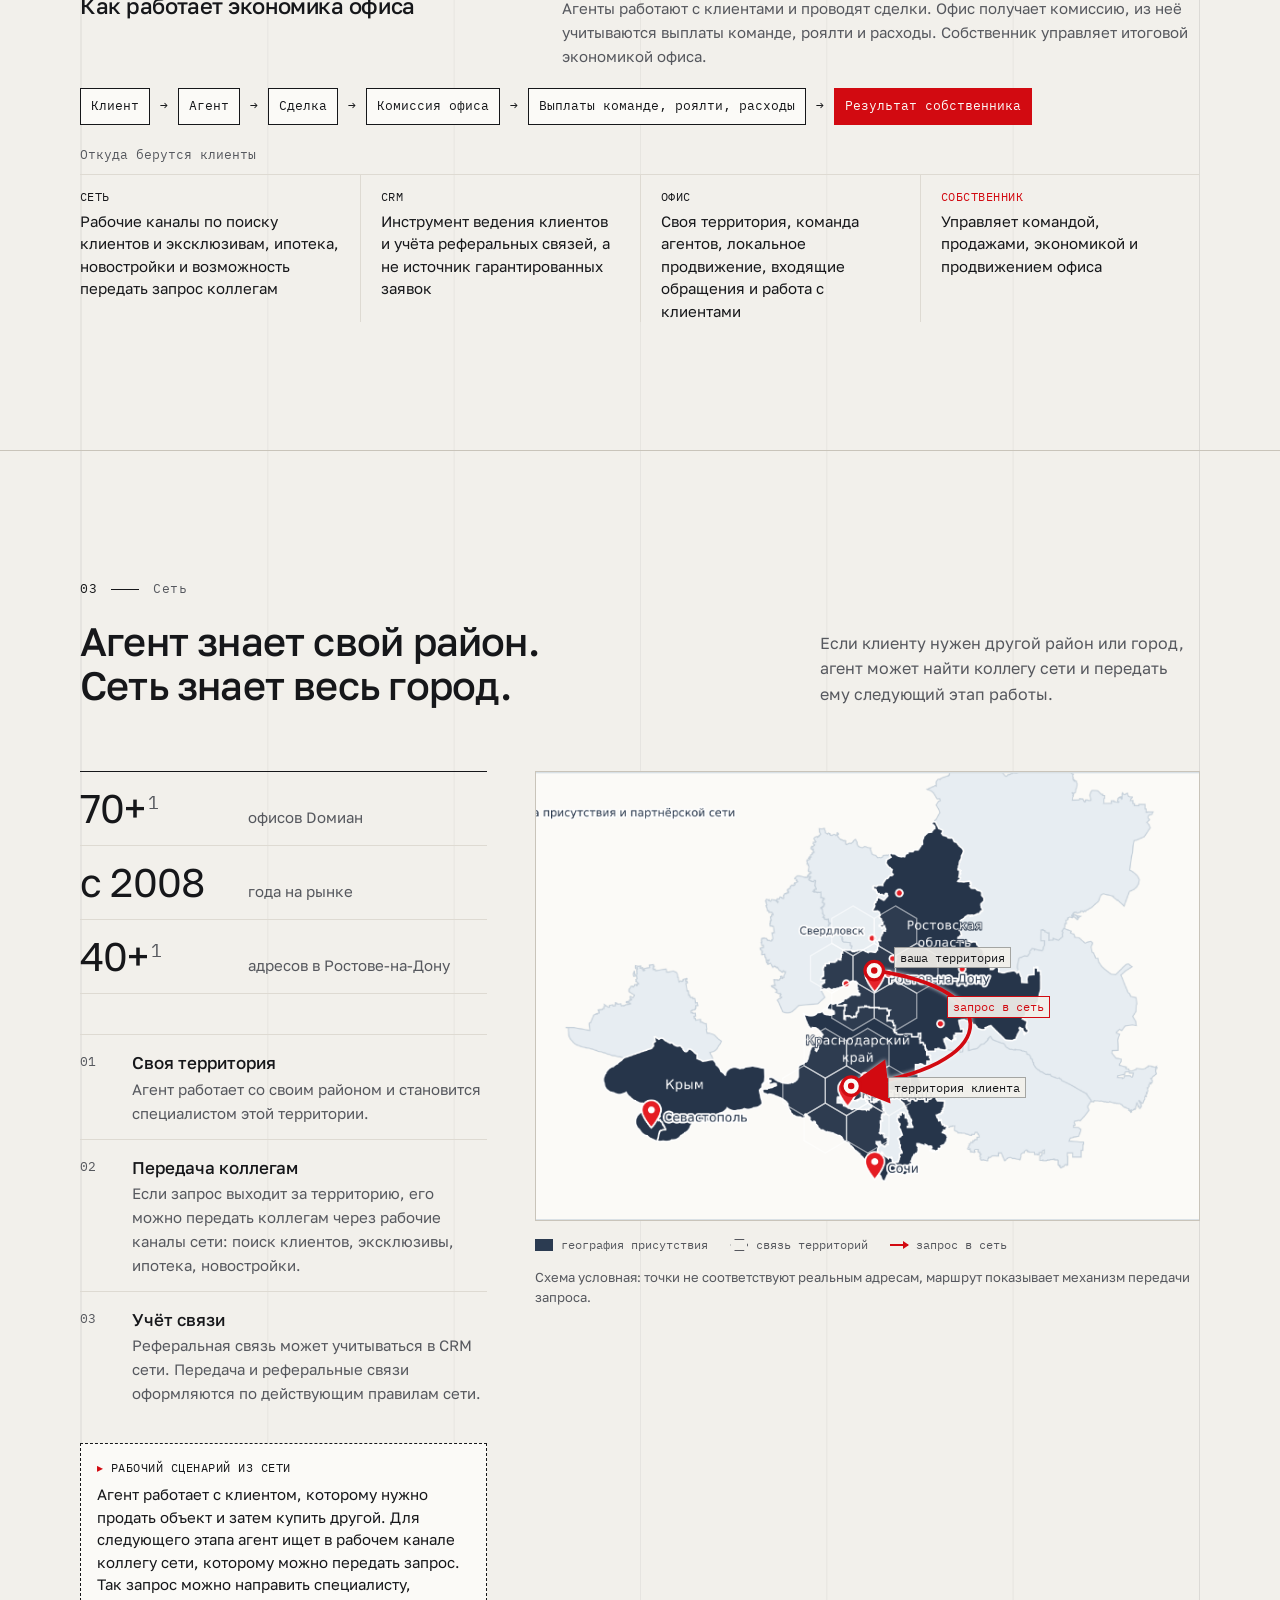
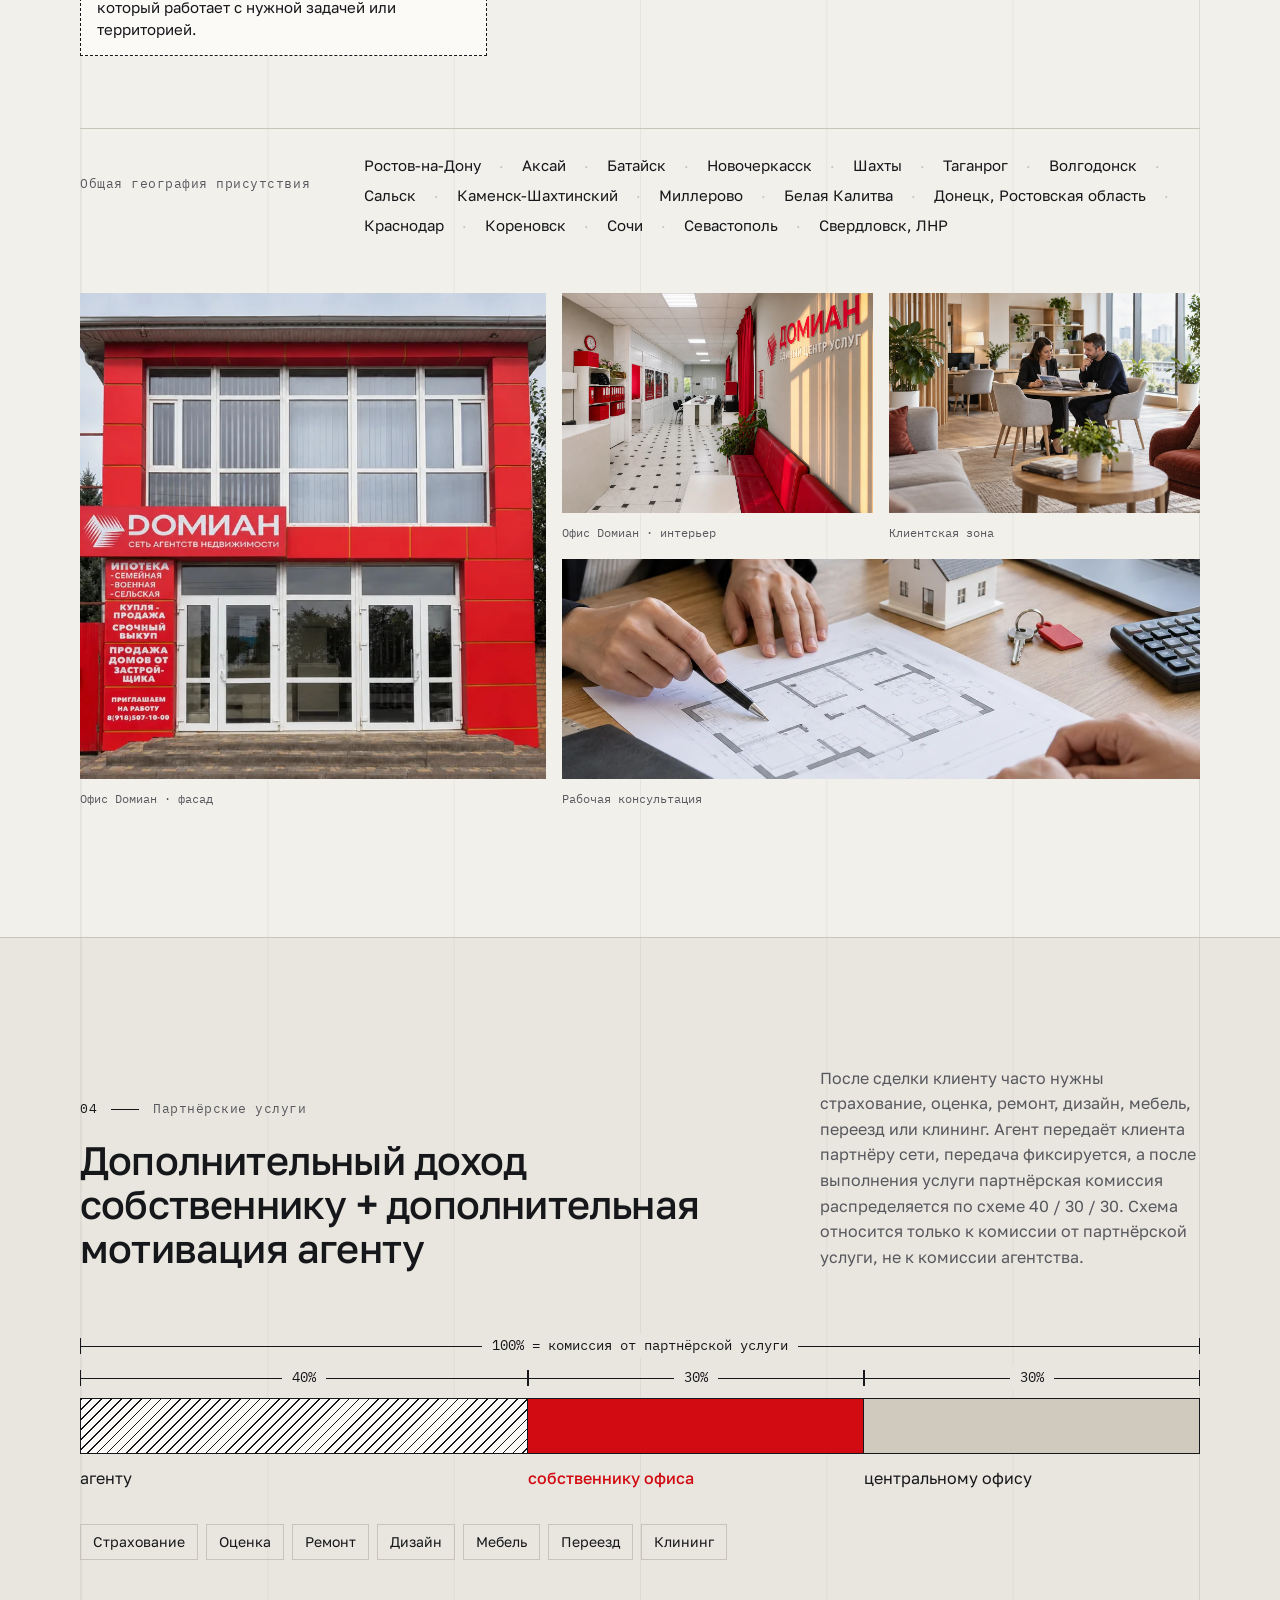
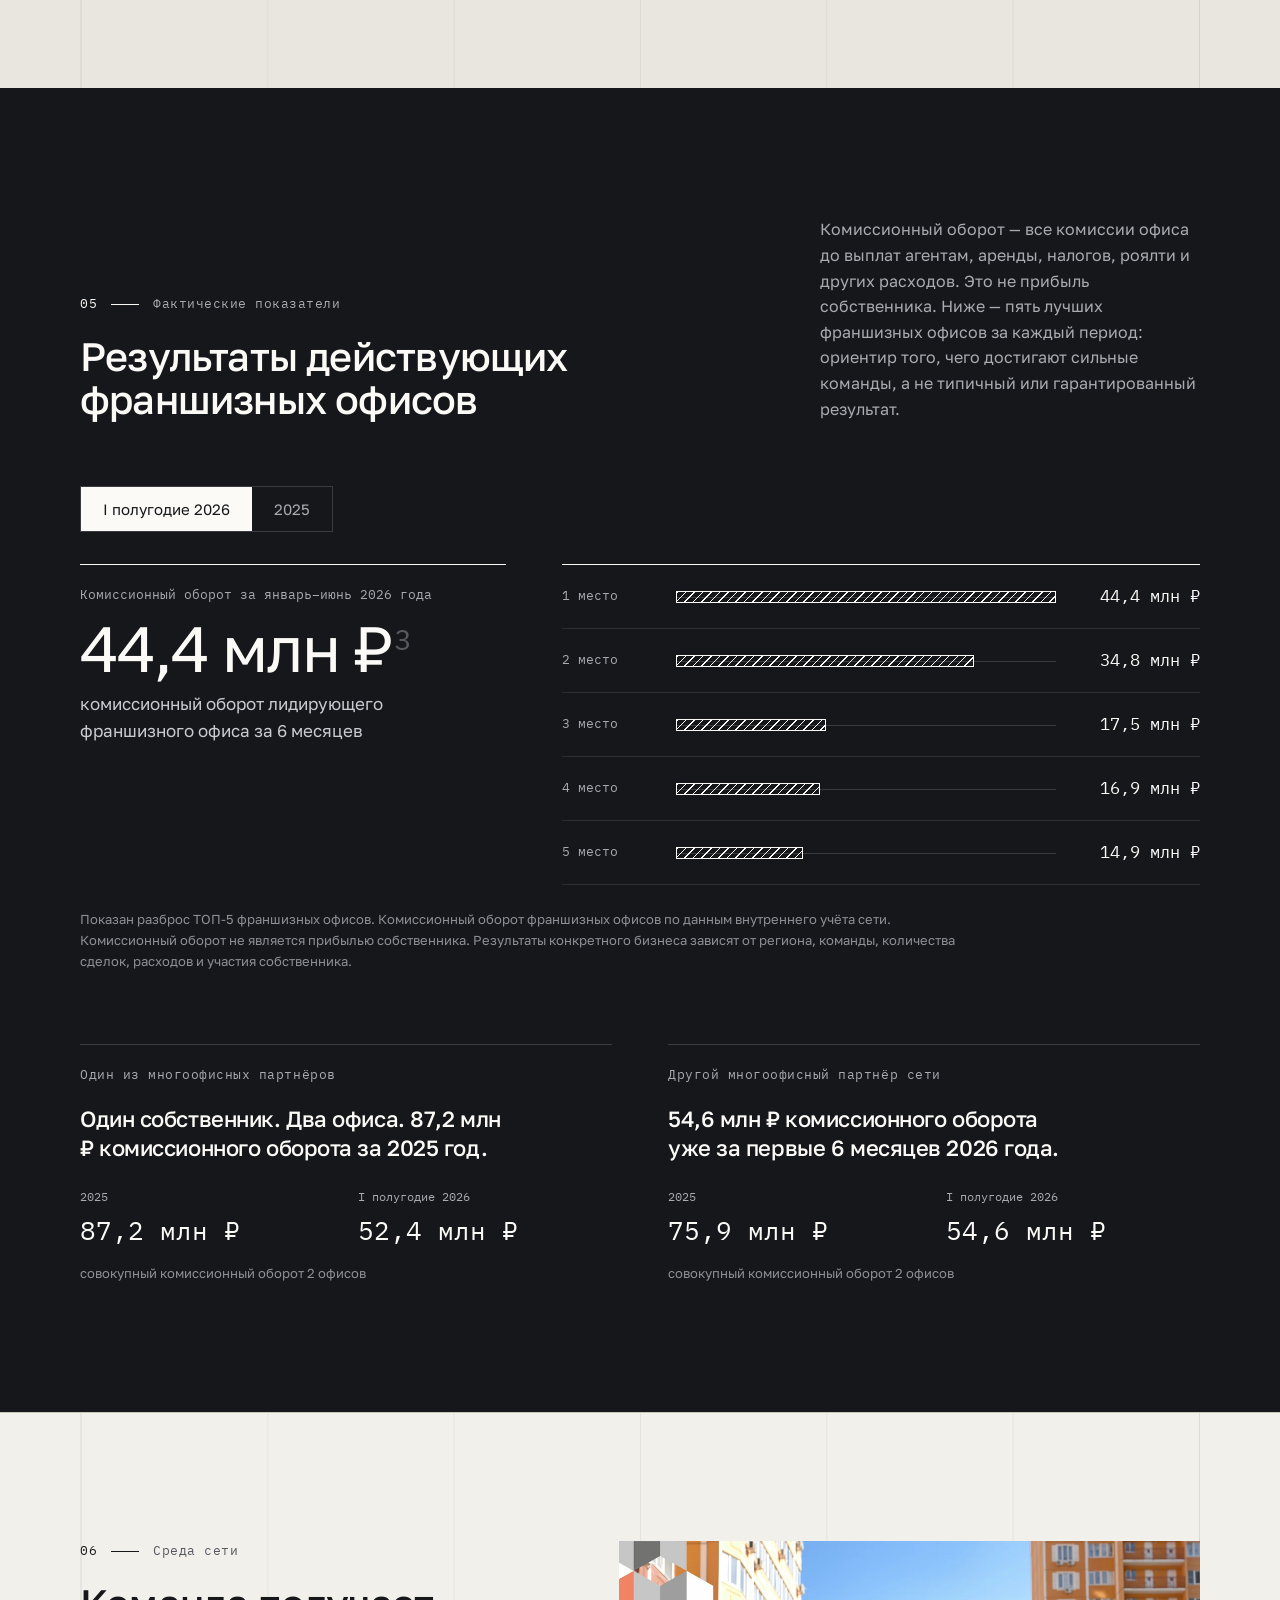
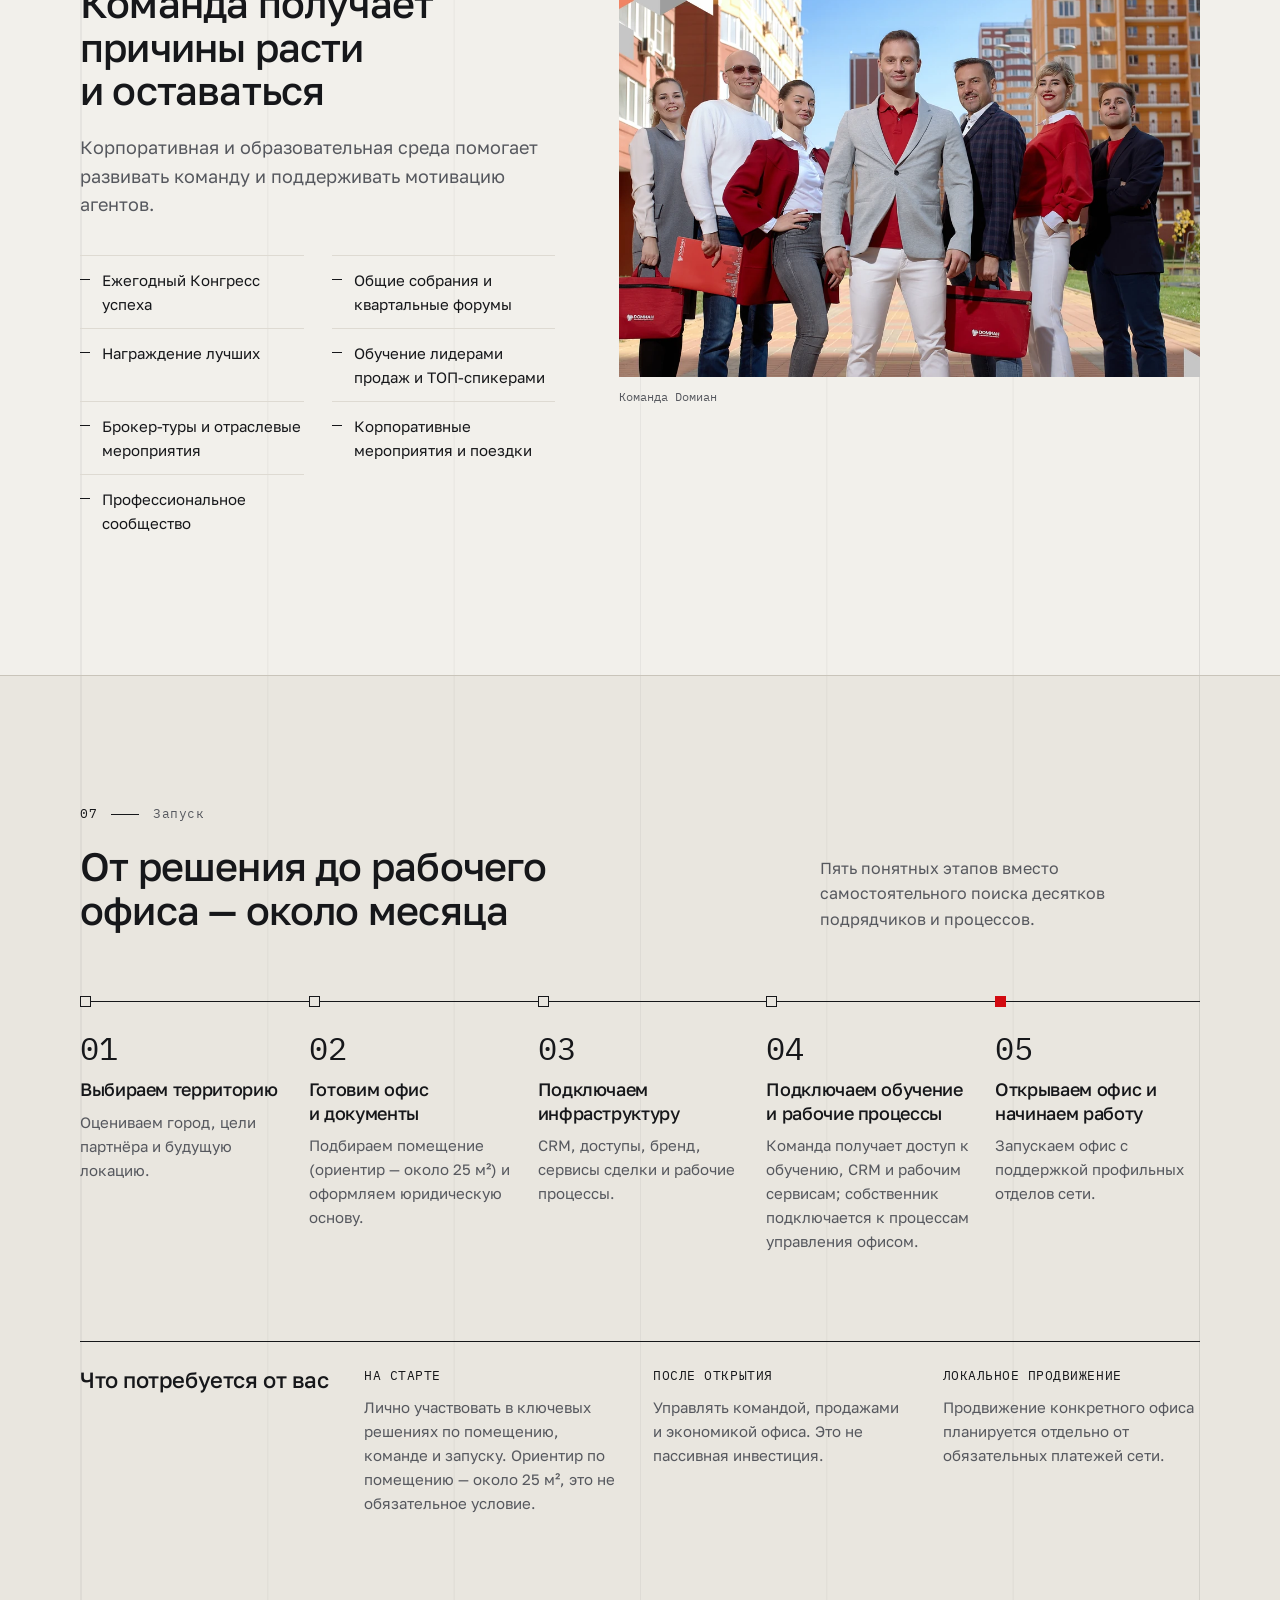
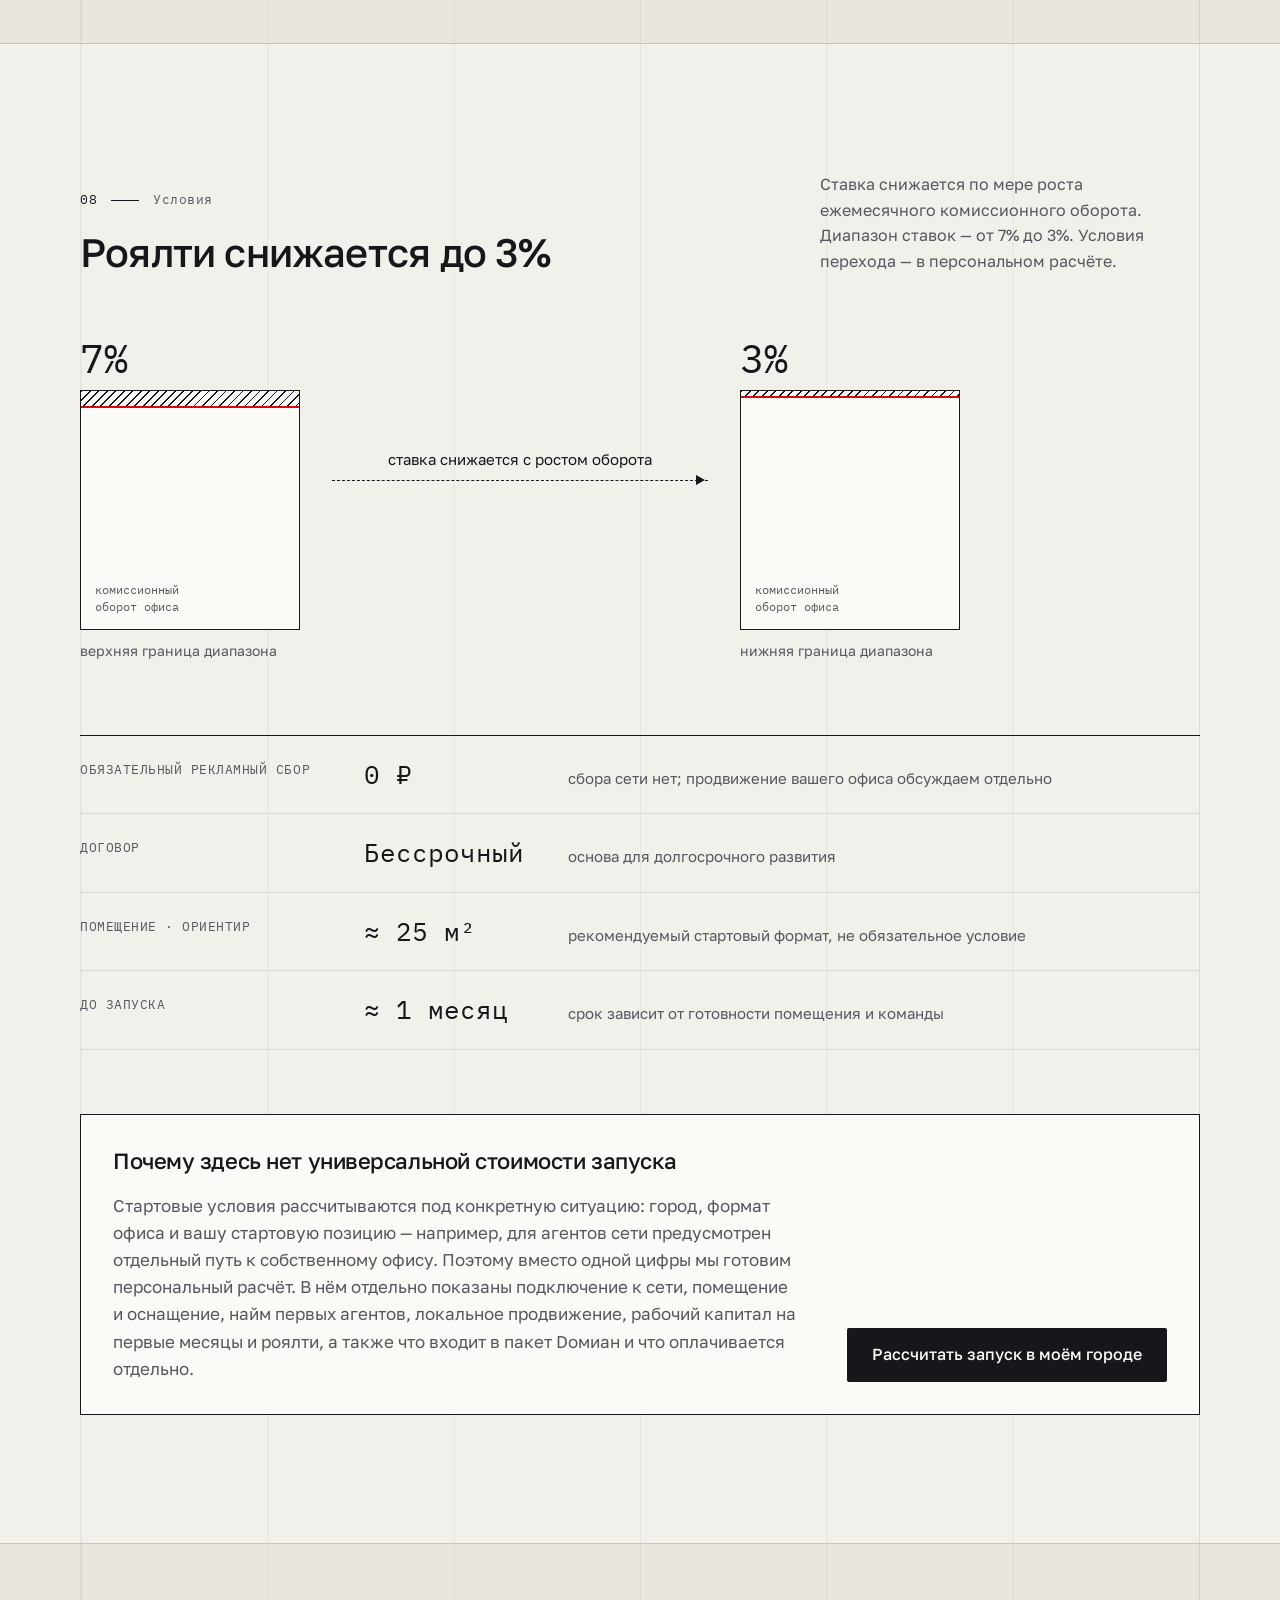
<file: details/index.html>
<!DOCTYPE html>
<html lang="ru">
<head>
  <meta charset="utf-8">
  <meta name="viewport" content="width=device-width, initial-scale=1">
  <meta name="theme-color" content="#F2F0EB">
  <meta name="description" content="Франшиза агентства недвижимости Dомиан: собственный офис внутри работающей системы — собственная CRM, юридический и ипотечный сервисы, обучение, HR, новостройки и сеть 70+ офисов.">
  <meta property="og:type" content="website">
  <meta property="og:locale" content="ru_RU">
  <meta property="og:title" content="Франшиза агентства недвижимости Dомиан">
  <meta property="og:description" content="Собственный офис внутри работающей системы Dомиан: инфраструктура, сеть и поддержка на каждом этапе.">
  <meta property="og:url" content="https://lesauteur.github.io/KP/details/">
  <meta property="og:image" content="https://lesauteur.github.io/KP/assets/images/system-building-og.jpg">
  <meta property="og:image:width" content="1200">
  <meta property="og:image:height" content="630">
  <meta property="og:image:alt" content="Иллюстрация офиса Dомиан, собранного из модулей системы">
  <meta name="twitter:card" content="summary_large_image">
  <meta name="twitter:image" content="https://lesauteur.github.io/KP/assets/images/system-building-og.jpg">
  <title>Франшиза агентства недвижимости Dомиан</title>
  <link rel="canonical" href="https://lesauteur.github.io/KP/details/">
  <link rel="icon" href="../assets/images/favicon.svg" type="image/svg+xml">
  <link rel="preconnect" href="https://fonts.googleapis.com">
  <link rel="preconnect" href="https://fonts.gstatic.com" crossorigin>
  <link rel="stylesheet" href="https://fonts.googleapis.com/css2?family=Golos+Text:wght@400;500;600&family=IBM+Plex+Mono:wght@400;500&display=swap">
  <link rel="stylesheet" href="../assets/css/styles.css?v=20260929-office">
  <script src="../assets/js/content.js?v=20260929-office" defer></script>
  <script src="../assets/js/app.js?v=20260929-office" defer></script>
</head>
<body>
  <a class="skip-link" href="#main-content">Перейти к содержанию</a>

  <header class="site-header" data-header>
    <div class="container header-inner">
      <a class="brand" href="../" aria-label="Dомиан — на главную">
        <img src="../assets/images/logo-domian-red.png" alt="Dомиан — сеть агентств недвижимости" width="828" height="186">
      </a>
      <nav class="desktop-nav" aria-label="Основная навигация">
        <a href="#system">Система</a>
        <a href="#network">Сеть</a>
        <a href="#results">Результаты</a>
        <a href="#conditions">Условия</a>
        <a href="#faq">Вопросы</a>
      </nav>
      <a class="header-pdf" data-pdf hidden><span data-cta-label="pdf">Скачать подробное КП</span></a>
      <a class="button button-ink header-cta" href="#contact"><span>Получить расчёт</span></a>
      <button class="menu-toggle" type="button" aria-expanded="false" aria-controls="mobile-menu" aria-label="Открыть меню"><span></span><span></span><span></span></button>
    </div>
    <nav class="mobile-nav" id="mobile-menu" aria-label="Мобильная навигация" hidden>
      <div class="container mobile-nav-inner">
        <a href="#entry">Кому подходит</a>
        <a href="#system">Что входит в систему</a>
        <a href="#network">Сеть</a>
        <a href="#results">Результаты офисов</a>
        <a href="#launch">Запуск</a>
        <a href="#conditions">Условия</a>
        <a href="#faq">Вопросы</a>
        <a href="#contact">Получить расчёт</a>
      </div>
    </nav>
  </header>

  <main id="main-content">
    <!-- 01 · Вход -->
    <section class="hero" id="top" aria-labelledby="hero-title">
      <div class="container hero-layout">
        <div class="hero-copy">
          <p class="kicker">Франшиза агентства недвижимости</p>
          <h1 id="hero-title">Стройте команду и продажи. Систему для работы агентства Dомиан уже выстроил.</h1>
          <p class="hero-lead">CRM, юридическое и ипотечное сопровождение сделок, найм и обучение агентов, поддержка на запуске — внутри одной сети.</p>
          <div class="hero-actions">
            <a class="button button-ink" href="#contact"><span data-cta-label="primary">Получить персональный расчёт</span><span aria-hidden="true">→</span></a>
            <a class="text-link" data-pdf hidden><span data-cta-label="pdf">Скачать подробное КП</span></a>
          </div>
          <dl class="facts" id="hero-facts" aria-label="Основные показатели франшизы"></dl>
          <p class="membership" id="membership"></p>
        </div>
        <figure class="hero-plan" aria-hidden="true">
          <div class="iso" id="hero-iso"></div>
          <figcaption class="office-key">Готовая система для вашего офиса</figcaption>
        </figure>
      </div>
      <p class="container scroll-hint" aria-hidden="true">↓ Дальше — разберём систему по шагам</p>
    </section>

    <!-- Три точки входа -->
    <section class="section" id="entry" aria-labelledby="entry-title">
      <div class="container">
        <header class="section-head">
          <p class="kicker"><span class="kicker-num">01</span>Три точки входа</p>
          <h2 id="entry-title">Три способа начать</h2>
        </header>
        <div class="entry-grid">
          <article><h3>Я агент или брокер</h3><p>Перейдите от личных сделок к собственному офису и команде.</p></article>
          <article><h3>У меня уже есть агентство</h3><p>Подключите бренд, сервисы, обучение и инфраструктуру действующей сети.</p></article>
          <article><h3>Я предприниматель</h3><p>Войдите в недвижимость через готовую систему с поддержкой профильных отделов.</p></article>
        </div>
      </div>
    </section>

    <!-- 02 · Система -->
    <section class="section system" id="system" aria-labelledby="system-title">
      <div class="container">
        <header class="section-head section-head-split">
          <div>
            <p class="kicker"><span class="kicker-num">02</span>Что входит в систему</p>
            <h2 id="system-title">Можно строить агентство с нуля. А можно начать с готовой системы.</h2>
          </div>
          <p>Разберём, из чего собран этот офис. Восемь рабочих модулей в трёх направлениях: сделки, управление офисом, команда. Партнёр занимается офисом, людьми и продажами, а не собирает каждый процесс с нуля.</p>
        </header>
        <div class="system-layout">
          <div class="system-steps" id="system-steps"></div>
          <figure class="system-figure" aria-hidden="true">
            <div class="system-sticky">
              <div class="iso" id="system-iso"></div>
              <figcaption class="system-legend"><span class="office-key">Ваш офис</span><span id="system-legend"></span><span class="office-note" id="system-office-note"></span></figcaption>
            </div>
          </figure>
        </div>
        <div class="model" aria-labelledby="model-title">
          <div class="model-head">
            <h3 id="model-title">Как работает экономика офиса</h3>
            <p>Агенты работают с клиентами и проводят сделки. Офис получает комиссию, из неё учитываются выплаты команде, роялти и расходы. Собственник управляет итоговой экономикой офиса.</p>
          </div>
          <ol class="model-flow" aria-label="Путь денег в офисе">
            <li><span class="box">Клиент</span><span class="arr" aria-hidden="true">→</span></li>
            <li><span class="box">Агент</span><span class="arr" aria-hidden="true">→</span></li>
            <li><span class="box">Сделка</span><span class="arr" aria-hidden="true">→</span></li>
            <li><span class="box">Комиссия офиса</span><span class="arr" aria-hidden="true">→</span></li>
            <li><span class="box">Выплаты команде, роялти, расходы</span><span class="arr" aria-hidden="true">→</span></li>
            <li class="is-yours"><span class="box">Результат собственника</span></li>
          </ol>
          <div class="model-roles">
            <p class="model-roles-title">Откуда берутся клиенты</p>
            <dl>
              <div><dt>Сеть</dt><dd>Рабочие каналы по поиску клиентов и эксклюзивам, ипотека, новостройки и возможность передать запрос коллегам</dd></div>
              <div><dt>CRM</dt><dd>Инструмент ведения клиентов и учёта реферальных связей, а не источник гарантированных заявок</dd></div>
              <div><dt>Офис</dt><dd>Своя территория, команда агентов, локальное продвижение, входящие обращения и работа с клиентами</dd></div>
              <div class="is-yours"><dt>Собственник</dt><dd>Управляет командой, продажами, экономикой и продвижением офиса</dd></div>
            </dl>
          </div>
        </div>
      </div>
    </section>

    <!-- 03 · Сеть -->
    <section class="section network" id="network" aria-labelledby="network-title">
      <div class="container">
        <header class="section-head section-head-split">
          <div>
            <p class="kicker"><span class="kicker-num">03</span>Сеть</p>
            <h2 id="network-title">Агент знает свой район. Сеть знает весь город.</h2>
          </div>
          <p>Если клиенту нужен другой район или город, агент может найти коллегу сети и передать ему следующий этап работы.</p>
        </header>
        <div class="network-layout">
          <div class="network-copy">
            <dl class="metrics" id="network-metrics"></dl>
            <ol class="route-steps">
              <li><span>01</span><div><strong>Своя территория</strong><p>Агент работает со своим районом и становится специалистом этой территории.</p></div></li>
              <li><span>02</span><div><strong>Передача коллегам</strong><p>Если запрос выходит за территорию, его можно передать коллегам через рабочие каналы сети: поиск клиентов, эксклюзивы, ипотека, новостройки.</p></div></li>
              <li><span>03</span><div><strong>Учёт связи</strong><p>Реферальная связь может учитываться в CRM сети. Передача и реферальные связи оформляются по действующим правилам сети.</p></div></li>
            </ol>
            <aside class="field-note" aria-label="Рабочий сценарий из сети">
              <p class="field-note-label">Рабочий сценарий из сети</p>
              <p>Агент работает с клиентом, которому нужно продать объект и затем купить другой. Для следующего этапа агент ищет в рабочем канале коллегу сети, которому можно передать запрос. Так запрос можно направить специалисту, который работает с нужной задачей или территорией.</p>
            </aside>
          </div>
          <figure class="density">
            <div class="density-map" role="img" aria-label="Схема географии присутствия Dомиан: выделены Ростовская область, Краснодарский край и Крым. Сотовая сетка показывает связь территорий, маршрут — как запрос можно направить из одной территории в другую через сеть.">
              <svg class="network-map-svg" viewBox="0 0 2130 970" preserveAspectRatio="xMidYMid slice" xmlns="http://www.w3.org/2000/svg" focusable="false" aria-hidden="true">
                <defs>
                  <polygon id="network-hex" points="0,-54 46,-27 46,27 0,54 -46,27 -46,-27"></polygon>
                  <marker id="network-arrow" markerWidth="14" markerHeight="14" refX="11" refY="7" orient="auto" markerUnits="strokeWidth">
                    <path d="M1 1 12 7 1 13Z"></path>
                  </marker>
                </defs>
                <image href="../assets/images/presence-map.png" x="0" y="0" width="2130" height="970" preserveAspectRatio="none"></image>
                <g class="network-hexes" aria-hidden="true">
                  <use href="#network-hex" transform="translate(1080 425)"></use>
                  <use href="#network-hex" transform="translate(988 425)"></use>
                  <use href="#network-hex" transform="translate(1034 344)"></use>
                  <use href="#network-hex" transform="translate(1126 344)"></use>
                  <use href="#network-hex" transform="translate(1172 425)"></use>
                  <use href="#network-hex" transform="translate(1126 506)"></use>
                  <use href="#network-hex" transform="translate(1034 506)"></use>
                  <use href="#network-hex" transform="translate(1020 690)"></use>
                  <use href="#network-hex" transform="translate(928 690)"></use>
                  <use href="#network-hex" transform="translate(974 609)"></use>
                  <use href="#network-hex" transform="translate(1066 609)"></use>
                  <use href="#network-hex" transform="translate(1112 690)"></use>
                  <use href="#network-hex" transform="translate(1066 771)"></use>
                  <use href="#network-hex" transform="translate(974 771)"></use>
                </g>
                <path class="network-route" pathLength="1" marker-end="url(#network-arrow)" d="M1080 430 C1370 470 1360 640 1030 680"></path>
                <g class="network-node network-node-source" transform="translate(1080 430)">
                  <circle r="20"></circle><circle r="7"></circle>
                </g>
                <g class="network-node network-node-target" transform="translate(1030 680)">
                  <circle r="20"></circle><circle r="7"></circle>
                </g>
              </svg>
              <span class="network-map-label network-map-label-source" aria-hidden="true">ваша территория</span>
              <span class="network-map-label network-map-label-route" aria-hidden="true">запрос в сеть</span>
              <span class="network-map-label network-map-label-target" aria-hidden="true">территория клиента</span>
            </div>
            <ul class="network-map-legend" aria-label="Условные обозначения карты">
              <li><span class="legend-region" aria-hidden="true"></span>география присутствия</li>
              <li><span class="legend-hex" aria-hidden="true"></span>связь территорий</li>
              <li><span class="legend-route" aria-hidden="true"></span>запрос в сеть</li>
            </ul>
            <figcaption>Схема условная: точки не соответствуют реальным адресам, маршрут показывает механизм передачи запроса.</figcaption>
          </figure>
        </div>
        <div class="geography">
          <p class="kicker">Общая география присутствия</p>
          <ul id="city-list" aria-label="Города общей географии присутствия"></ul>
        </div>
        <div class="photo-strip" aria-label="Офис и рабочая среда">
          <figure><img src="../assets/images/office-shakhty-facade-960.webp" srcset="../assets/images/office-shakhty-facade-960.webp 960w, ../assets/images/office-shakhty-facade-1448.webp 1448w" sizes="(max-width: 700px) 78vw, 30vw" alt="Фасад офиса Dомиан" width="960" height="720" loading="lazy" decoding="async"><figcaption>Офис Dомиан · фасад</figcaption></figure>
          <figure><img src="../assets/images/office-shakhty-interior.webp" alt="Интерьер офиса Dомиан" width="1200" height="900" loading="lazy" decoding="async"><figcaption>Офис Dомиан · интерьер</figcaption></figure>
          <figure><img src="../assets/images/office-concept-lounge.webp" alt="Светлая клиентская зона современного офиса недвижимости" width="1200" height="900" loading="lazy" decoding="async"><figcaption>Клиентская зона</figcaption></figure>
          <figure><img src="../assets/images/office-concept-consultation.webp" alt="Консультация по планировке квартиры за рабочим столом" width="1200" height="900" loading="lazy" decoding="async"><figcaption>Рабочая консультация</figcaption></figure>
        </div>
      </div>
    </section>

    <!-- Партнёрские услуги -->
    <section class="section section-tint" id="services" aria-labelledby="services-title">
      <div class="container">
        <header class="section-head section-head-split">
          <div>
            <p class="kicker"><span class="kicker-num">04</span>Партнёрские услуги</p>
            <h2 id="services-title">Дополнительный доход собственнику + дополнительная мотивация агенту</h2>
          </div>
          <p>После сделки клиенту часто нужны страхование, оценка, ремонт, дизайн, мебель, переезд или клининг. Агент передаёт клиента партнёру сети, передача фиксируется, а после выполнения услуги партнёрская комиссия распределяется по схеме 40 / 30 / 30. Схема относится только к комиссии от партнёрской услуги, не к комиссии агентства.</p>
        </header>
        <div class="split" id="partner-split" aria-label="Распределение комиссии от партнёрской услуги"></div>
        <ul class="chips" id="service-list" aria-label="Категории партнёрских услуг"></ul>
      </div>
    </section>

    <!-- Результаты -->
    <section class="section section-dark results" id="results" aria-labelledby="results-title">
      <div class="container">
        <header class="section-head section-head-split">
          <div>
            <p class="kicker"><span class="kicker-num">05</span>Фактические показатели</p>
            <h2 id="results-title">Результаты действующих франшизных офисов</h2>
          </div>
          <p>Комиссионный оборот — все комиссии офиса до выплат агентам, аренды, налогов, роялти и других расходов. Это не прибыль собственника. Ниже — пять лучших франшизных офисов за каждый период: ориентир того, чего достигают сильные команды, а не типичный или гарантированный результат.</p>
        </header>
        <div class="tabs" role="tablist" aria-label="Период рейтинга">
          <button id="performance-tab-h1_2026" role="tab" type="button" aria-selected="true" aria-controls="performance-panel-h1_2026">I полугодие 2026</button>
          <button id="performance-tab-year_2025" role="tab" type="button" aria-selected="false" aria-controls="performance-panel-year_2025" tabindex="-1">2025</button>
        </div>
        <div id="performance-panels"></div>
        <p class="footnote-line" id="results-note"></p>
        <div class="cases" id="multi-office-cases"></div>
      </div>
    </section>

    <!-- Истории (появятся с согласиями) -->
    <section class="section" id="stories" aria-labelledby="stories-title" hidden>
      <div class="container">
        <header class="section-head"><p class="kicker">Собственники сети</p><h2 id="stories-title">Путь партнёров внутри системы</h2></header>
        <div class="stories" id="stories-list"></div>
      </div>
    </section>

    <!-- Среда -->
    <section class="section team" id="team" aria-labelledby="team-title">
      <div class="container team-layout">
        <div>
          <p class="kicker"><span class="kicker-num">06</span>Среда сети</p>
          <h2 id="team-title">Команда получает причины расти и оставаться</h2>
          <p class="lead">Корпоративная и образовательная среда помогает развивать команду и поддерживать мотивацию агентов.</p>
          <ul class="ticks"><li>Ежегодный Конгресс успеха</li><li>Общие собрания и квартальные форумы</li><li>Награждение лучших</li><li>Обучение лидерами продаж и ТОП-спикерами</li><li>Брокер-туры и отраслевые мероприятия</li><li>Корпоративные мероприятия и поездки</li><li>Профессиональное сообщество</li></ul>
        </div>
        <figure class="photo">
          <img src="../assets/images/for-hero-1280.webp" srcset="../assets/images/for-hero-1280.webp 1280w, ../assets/images/for-hero-2560.webp 2560w" sizes="(max-width: 960px) 100vw, 50vw" alt="Команда Dомиан у жилого комплекса" width="1280" height="783" loading="lazy" decoding="async">
          <figcaption>Команда Dомиан</figcaption>
        </figure>
      </div>
    </section>

    <!-- Что потребуется + запуск -->
    <section class="section section-tint" id="launch" aria-labelledby="launch-title">
      <div class="container">
        <header class="section-head section-head-split">
          <div>
            <p class="kicker"><span class="kicker-num">07</span>Запуск</p>
            <h2 id="launch-title">От решения до рабочего офиса — около месяца</h2>
          </div>
          <p>Пять понятных этапов вместо самостоятельного поиска десятков подрядчиков и процессов.</p>
        </header>
        <ol class="timeline" id="launch-steps"></ol>
        <div class="requirements">
          <h3>Что потребуется от вас</h3>
          <dl id="requirements"></dl>
        </div>
      </div>
    </section>

    <!-- Условия -->
    <section class="section conditions" id="conditions" aria-labelledby="conditions-title">
      <div class="container">
        <header class="section-head section-head-split">
          <div>
            <p class="kicker"><span class="kicker-num">08</span>Условия</p>
            <h2 id="conditions-title">Роялти снижается до 3%</h2>
          </div>
          <p>Ставка снижается по мере роста ежемесячного комиссионного оборота. Диапазон ставок — от 7% до 3%. Условия перехода — в персональном расчёте.</p>
        </header>
        <div class="royalty" aria-label="Диапазон ставок роялти: от 7% до 3%">
          <div class="royalty-col" style="--rate: 7"><strong>7%</strong><div class="royalty-bar"><i></i><span>комиссионный<br>оборот офиса</span></div><p>верхняя граница диапазона</p></div>
          <div class="royalty-arrow" aria-hidden="true"><span>ставка снижается с ростом оборота</span></div>
          <div class="royalty-col" style="--rate: 3"><strong>3%</strong><div class="royalty-bar"><i></i><span>комиссионный<br>оборот офиса</span></div><p>нижняя граница диапазона</p></div>
        </div>
        <dl class="spec" id="conditions-grid"></dl>
        <aside class="price-note">
          <h3>Почему здесь нет универсальной стоимости запуска</h3>
          <p id="price-note"></p>
          <a class="button button-ink" href="#contact"><span data-cta-label="city">Рассчитать запуск в моём городе</span></a>
        </aside>
      </div>
    </section>

    <!-- FAQ -->
    <section class="section section-tint faq" id="faq" aria-labelledby="faq-title">
      <div class="container faq-layout">
        <div>
          <p class="kicker"><span class="kicker-num">09</span>Вопросы</p>
          <h2 id="faq-title">Коротко о главном</h2>
          <p class="lead">Коротко о том, что чаще всего спрашивают перед первым разговором.</p>
          <a class="text-link" data-pdf hidden><span data-cta-label="pdf">Скачать подробное КП</span></a>
        </div>
        <div class="faq-list">
          <details><summary>Чем франшиза отличается от самостоятельного агентства?<span aria-hidden="true"></span></summary><p>Партнёр подключается к работающей системе: CRM с базой клиентов и объектов, направление новостроек, юридическое и ипотечное сопровождение сделок, партнёрские сервисы, инструменты управления экономикой офиса, найм и обучение агентов, франшизный отдел и IT, а также сеть коллег для передачи запросов.</p></details>
          <details><summary>Откуда у офиса появляются клиенты?<span aria-hidden="true"></span></summary><p>Офис работает со своей территорией, входящими обращениями и локальным продвижением. Сеть дополняет это рабочими каналами по поиску клиентов и эксклюзивам, ипотеке и новостройкам, а также возможностью передать запрос коллегам или получить его от них. CRM помогает вести клиентов и учитывать реферальные связи, но не создаёт гарантированный поток заявок.</p></details>
          <details><summary>Можно ли масштабироваться до нескольких офисов?<span aria-hidden="true"></span></summary><p>Да, внутри сети есть реальные многоофисные партнёры. Возможность второго офиса зависит от результатов первого, готовности команды и опыта партнёра в управлении.</p></details>
          <details><summary>Какие результаты показывают действующие франшизные офисы?<span aria-hidden="true"></span></summary><p>В 2025 году ведущие франшизные офисы показали от 30,7 до 60,2 млн ₽ комиссионного оборота среди ТОП-5. В I полугодии 2026 года показатель лидера составил 44,4 млн ₽. Комиссионный оборот не является прибылью собственника.</p></details>
          <details><summary>Как рассчитывается роялти?<span aria-hidden="true"></span></summary><p>Ставка уменьшается по мере роста ежемесячного комиссионного оборота и может снижаться до 3%. Диапазон ставок — от 7% до 3%.</p></details>
          <details><summary>Как распределяется комиссия от партнёрских услуг?<span aria-hidden="true"></span></summary><p>40% партнёрской комиссии получает агент, 30% — собственник франшизного офиса, 30% — центральный офис.</p></details>
          <details><summary>Нужно ли иметь опыт в недвижимости?<span aria-hidden="true"></span></summary><p>Опыт полезен, но не обязателен. Предпринимателю важно лично включаться в запуск и управление; профильную подготовку и сервисы поддерживает система Dомиан.</p></details>
          <details><summary>Сколько времени занимает запуск?<span aria-hidden="true"></span></summary><p>Ориентир — около месяца. Фактический срок зависит от регистрации бизнеса, готовности помещения, подключения инфраструктуры и команды.</p></details>
        </div>
      </div>
    </section>

    <!-- Финал -->
    <section class="section section-red final" id="contact" aria-labelledby="contact-title">
      <div class="container final-layout">
        <div class="final-copy">
          <p class="kicker"><span class="kicker-num">10</span>Персональный следующий шаг</p>
          <h2 id="contact-title">Узнайте, какой офис Dомиан можно построить в вашем городе</h2>
          <p class="lead">Специалист франшизного отдела поможет оценить исходную ситуацию, территорию и составить персональный план запуска.</p>
          <ol class="after-steps" id="after-request"></ol>
        </div>
        <div class="final-side">
          <figure class="final-illustration">
            <picture>
              <source media="(max-width: 700px)" srcset="../assets/images/system-building-960.webp">
              <img src="../assets/images/system-building-1448.webp" alt="Концептуальная иллюстрация трёхэтажного офиса Dомиан" width="1448" height="1086" loading="lazy" decoding="async">
            </picture>
          </figure>
          <div class="contact-actions" id="contact-actions"></div>
          <a class="button button-line" data-pdf hidden><span data-cta-label="pdf">Скачать подробное КП</span></a>
          <div class="contact-form-wrap" id="contact-form-wrap" hidden></div>
          <div class="people" id="team-people" hidden></div>
        </div>
      </div>
    </section>

    <section class="notes" aria-label="Примечания">
      <div class="container"><h2 class="kicker">Примечания</h2><ol id="notes-list"></ol></div>
    </section>
  </main>

  <footer class="site-footer">
    <div class="container footer-inner">
      <div><a class="brand" href="../"><img src="../assets/images/logo-domian-red.png" alt="Dомиан" width="828" height="186"></a><p>Франшиза агентства недвижимости</p></div>
      <nav aria-label="Навигация в подвале"><a href="#system">Система</a><a href="#network">Сеть</a><a href="#results">Результаты</a><a href="#conditions">Условия</a><a href="#faq">Вопросы</a></nav>
      <div class="social-links" id="social-links"></div>
      <p>© <span id="current-year">2026</span> Dомиан</p>
    </div>
  </footer>

  <a class="sticky-cta" href="#contact"><span data-cta-label="primary">Получить персональный расчёт</span></a>
</body>
</html>
</file>
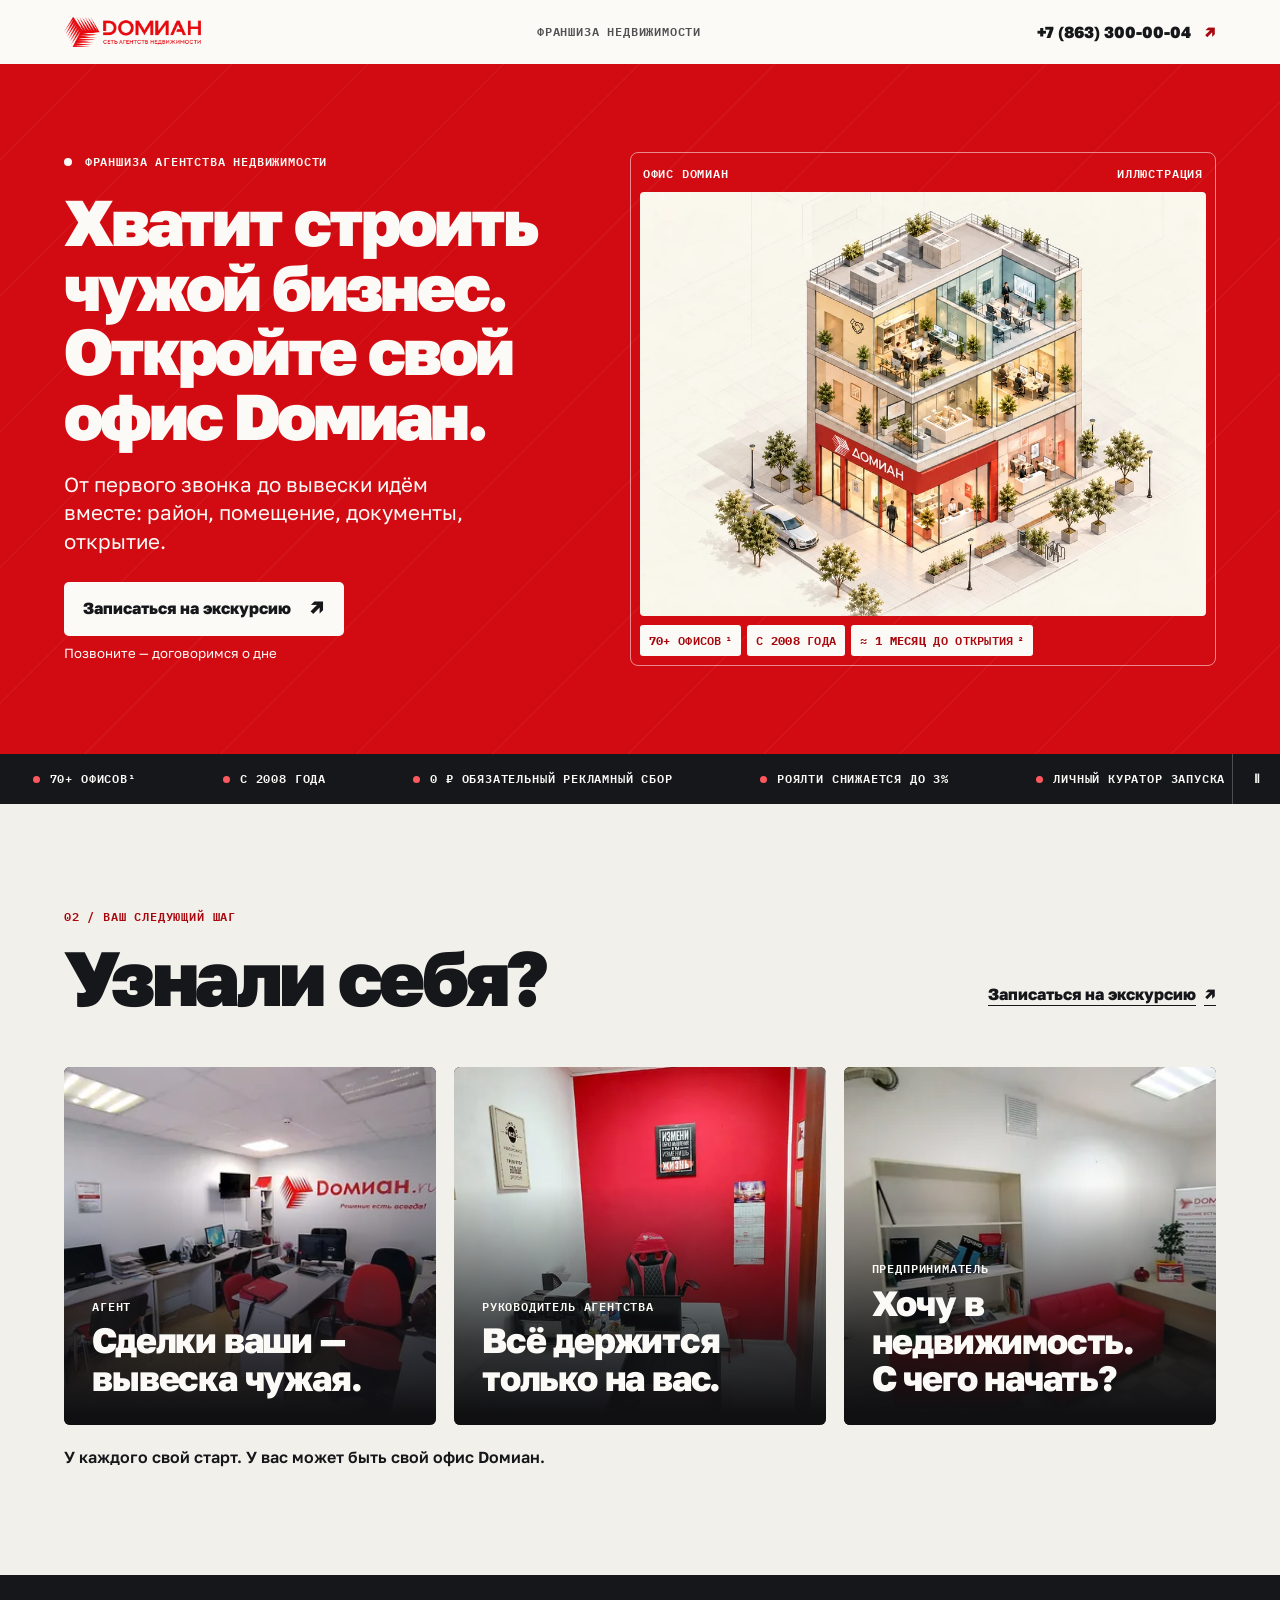
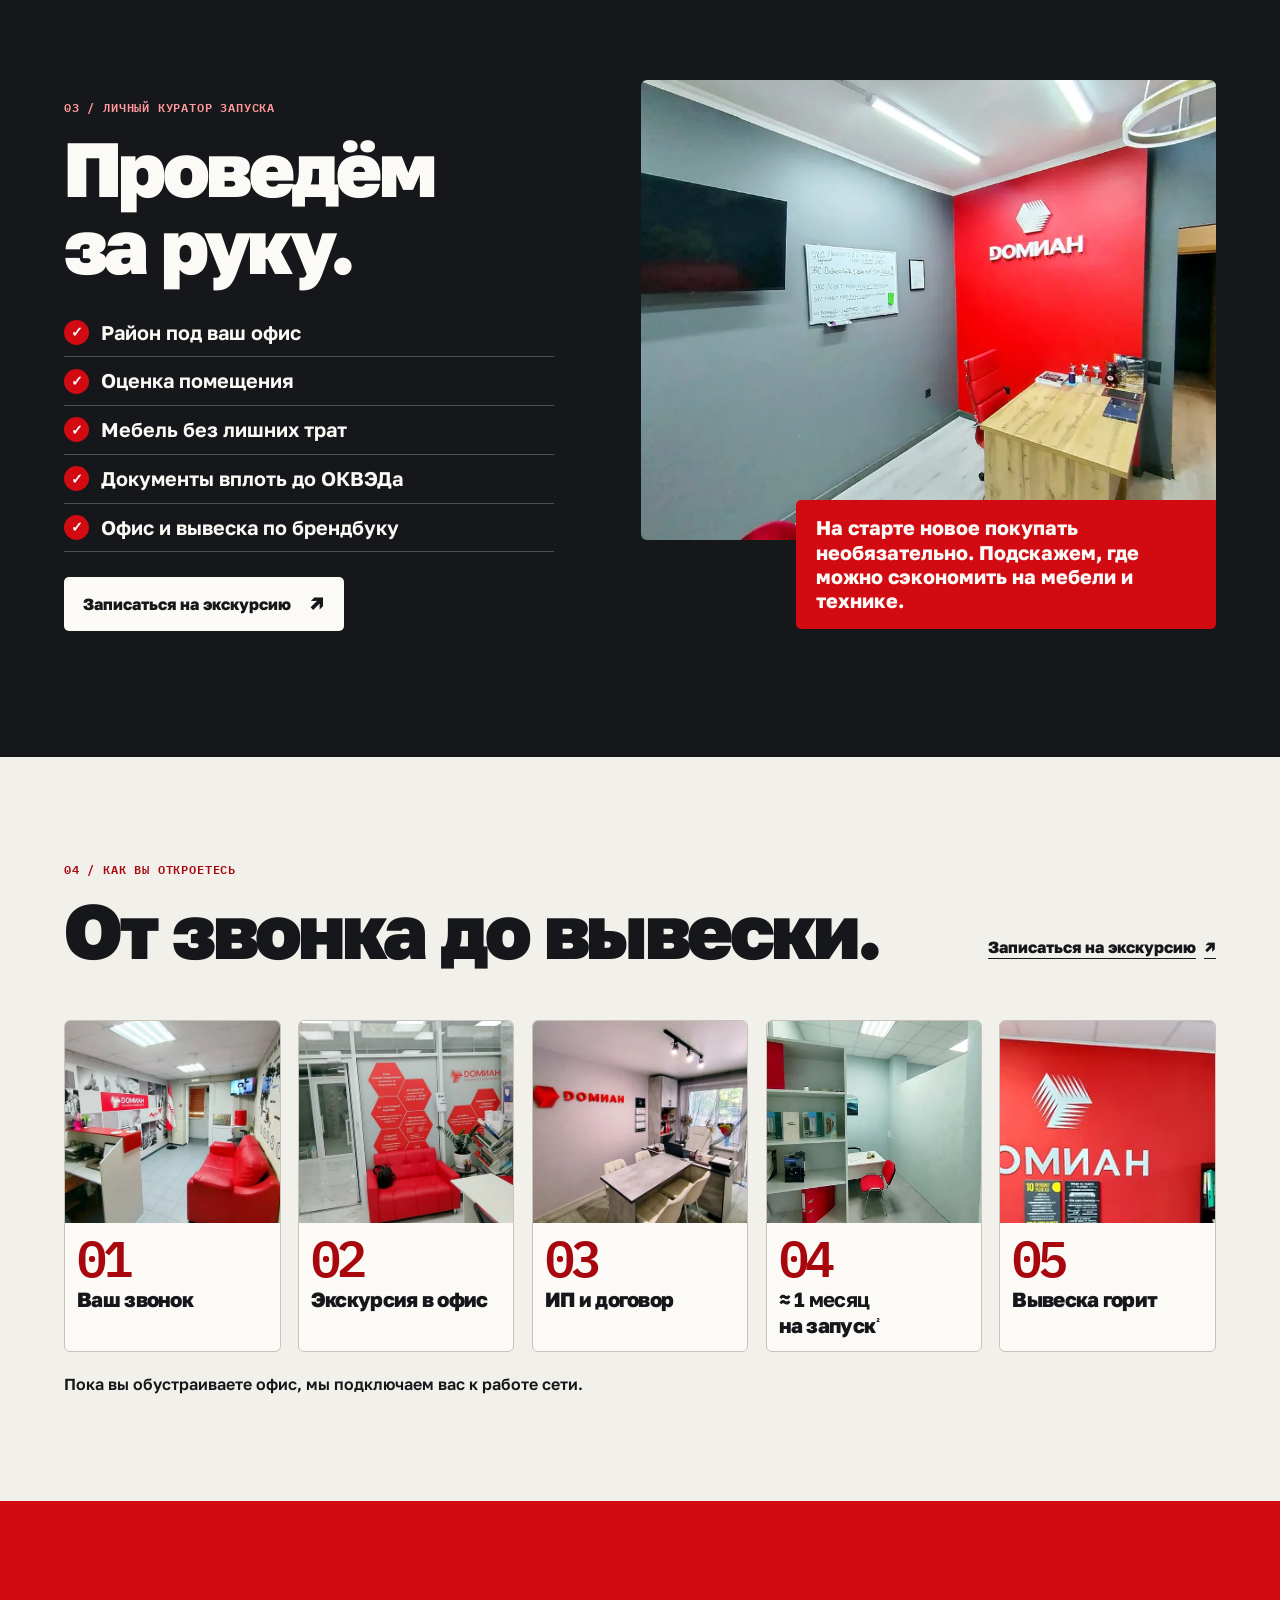
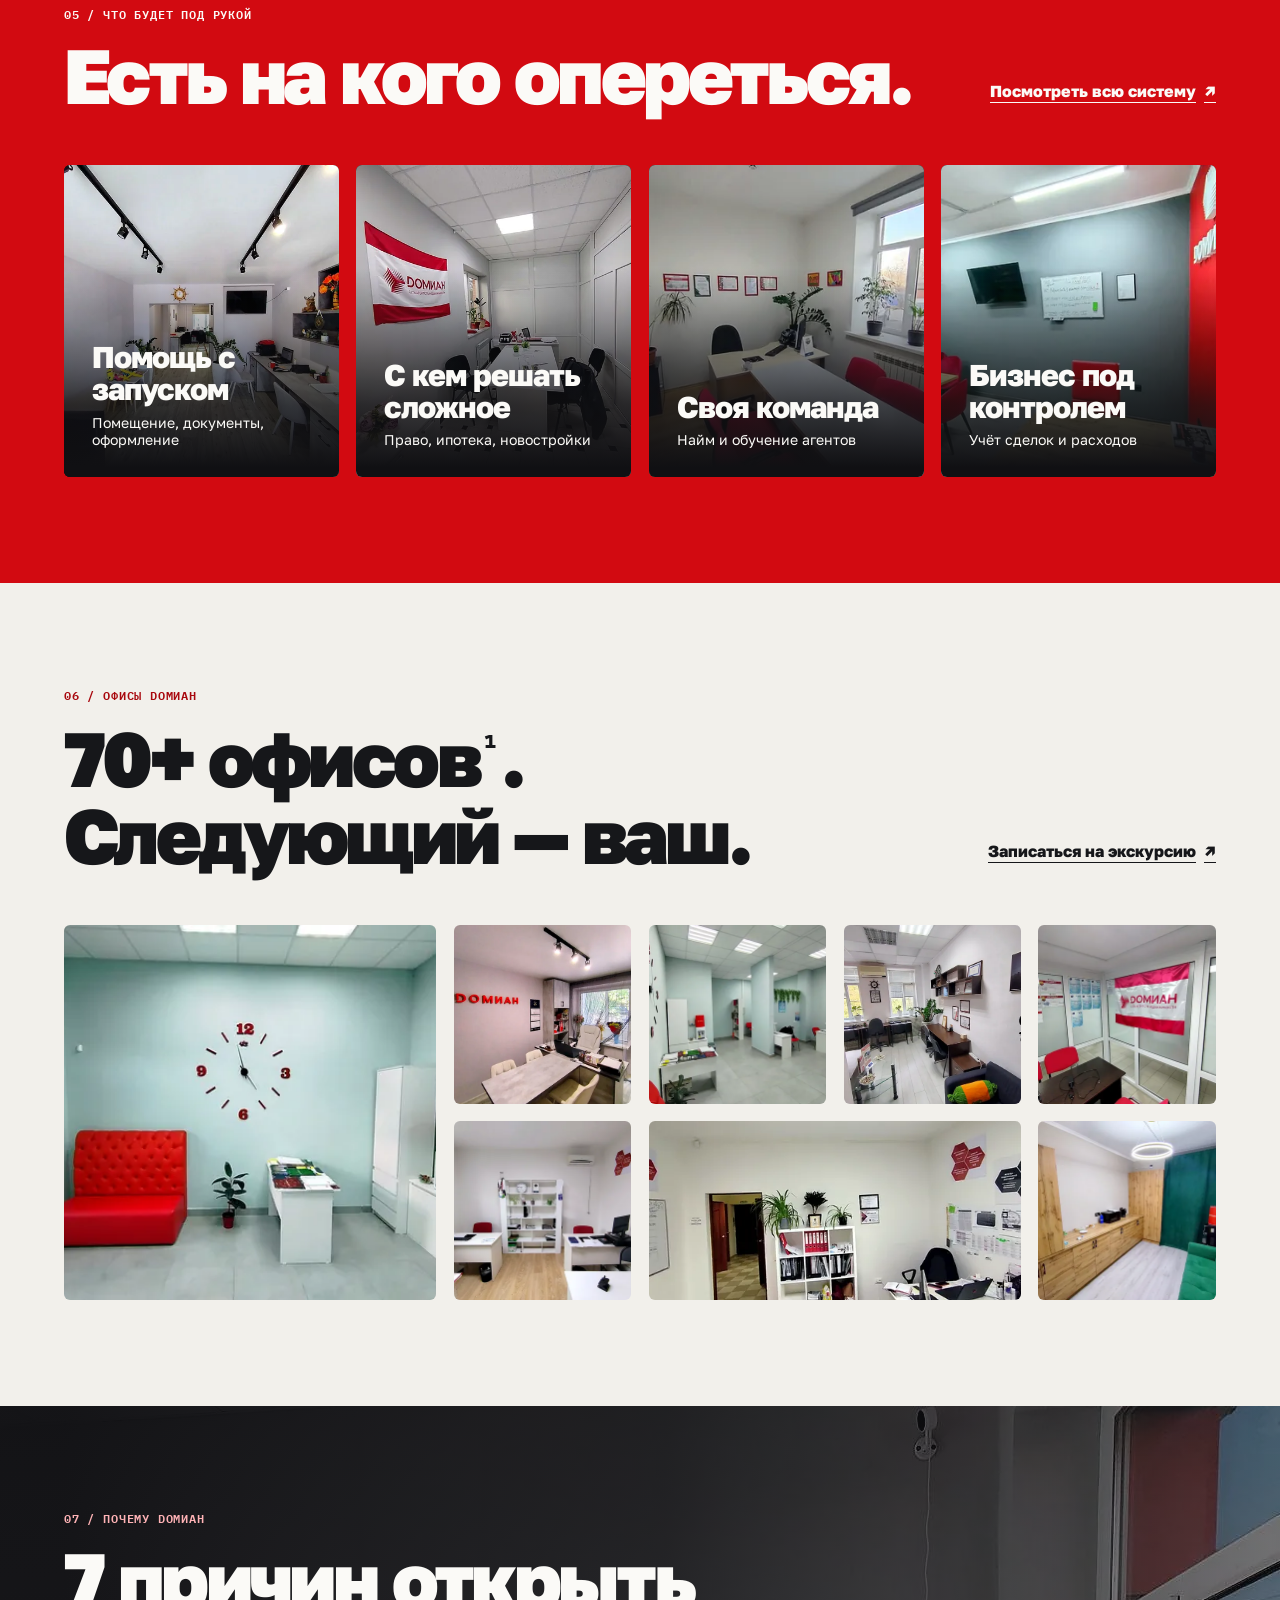
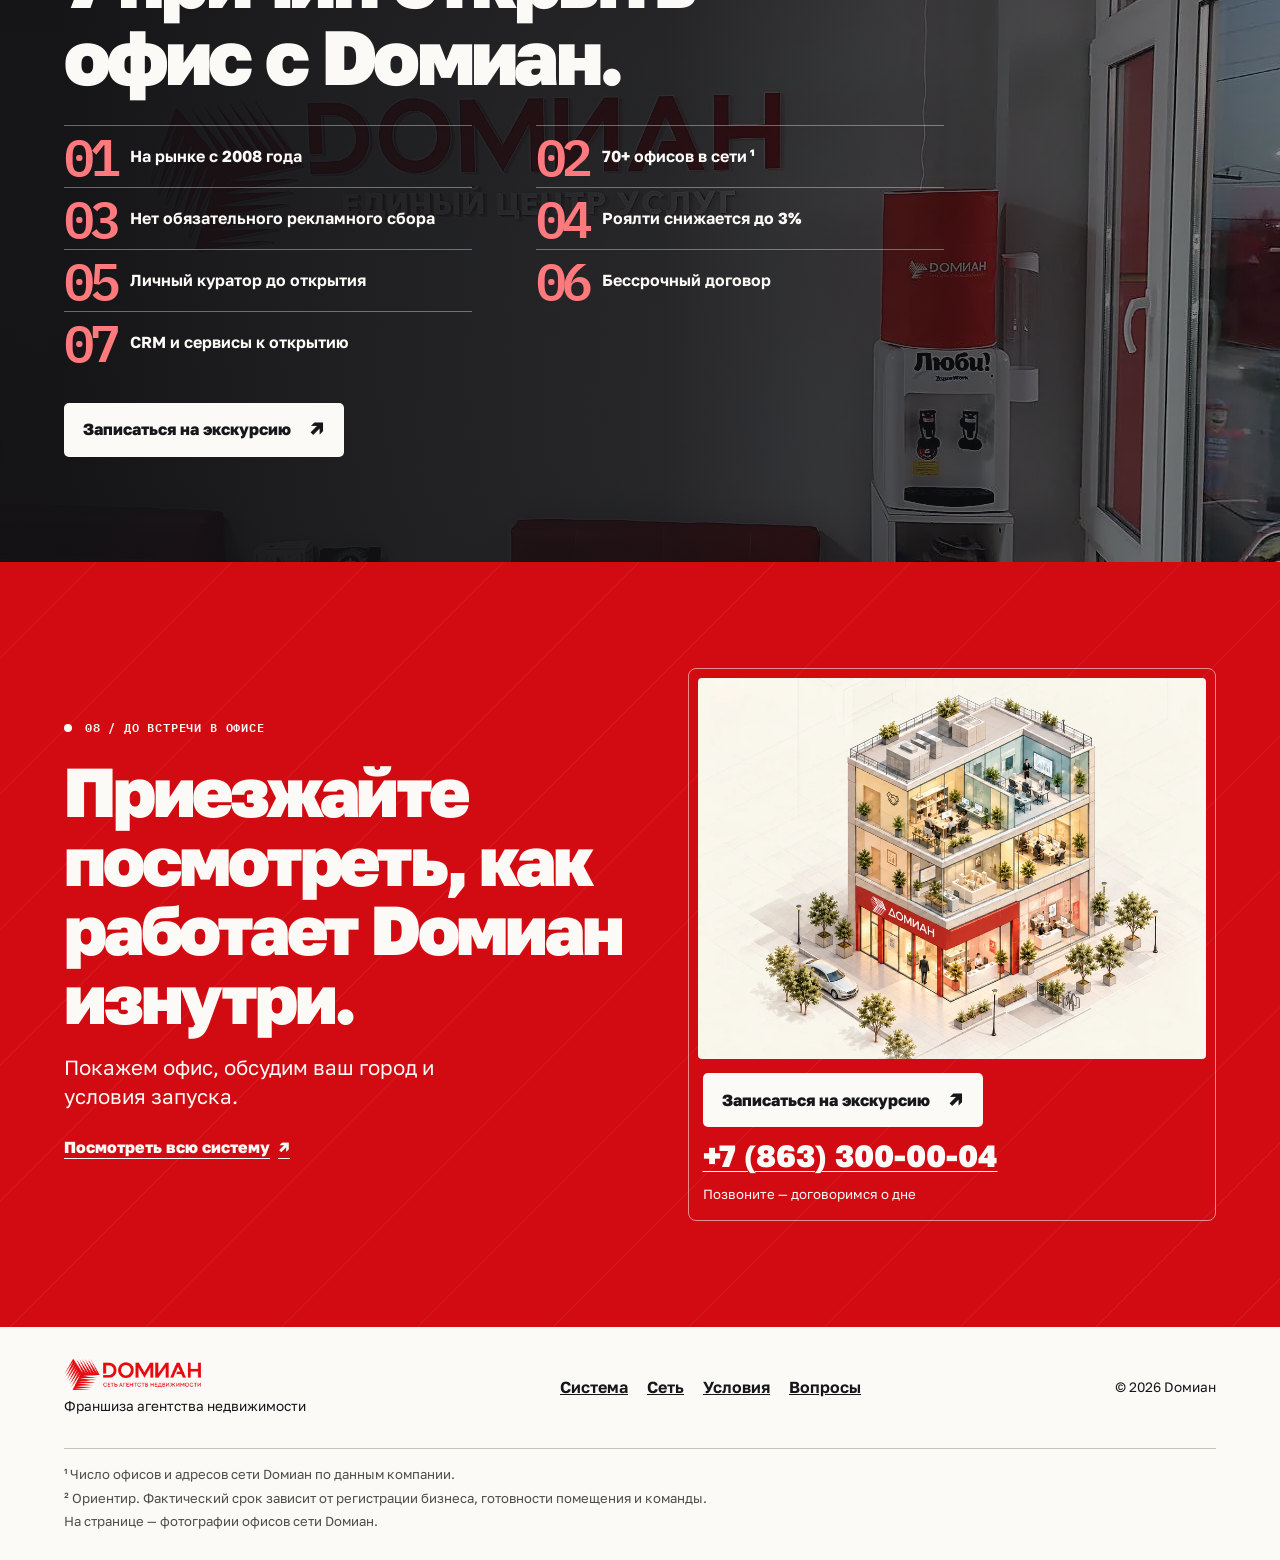
<file: start/index.html>
<!doctype html>
<html lang="ru">
<head>
  <meta charset="utf-8">
  <meta name="viewport" content="width=device-width, initial-scale=1">
  <title>Франшиза Dомиан</title>
  <link rel="canonical" href="https://lesauteur.github.io/KP/">
  <script>
    const home = new URL("../", location.href);
    home.search = location.search;
    home.hash = location.hash;
    location.replace(home);
  </script>
</head>
<body>
  <a href="../">Перейти на главную страницу франшизы Dомиан</a>
</body>
</html>
</file>
<file: assets/css/start.css>
:root {
  --red: #d20a11;
  --red-dark: #a8070d;
  --ink: #16171a;
  --paper: #f2f0eb;
  --white: #fbfaf7;
  --line: #c9c4ba;
  --sans: "Golos Text", "Segoe UI", Arial, sans-serif;
  --mono: "IBM Plex Mono", Consolas, monospace;
  --gutter: clamp(20px, 5vw, 80px);
  --gap: clamp(10px, 1.35vw, 22px);
  --section: clamp(56px, 8.25vw, 128px);
  color: var(--ink);
  background: var(--paper);
  font: 400 16px/1.5 var(--sans);
  scroll-padding-bottom: 88px;
}

*, *::before, *::after { box-sizing: border-box; }
[hidden] { display: none !important; }
body, h1, h2, h3, p, figure { margin: 0; }
img, picture { display: block; }
img { width: 100%; height: auto; }
a { color: inherit; }
button, input { font: inherit; }
:focus-visible { outline: 2px solid currentColor; outline-offset: 4px; }

.shell { width: min(100% - 2 * var(--gutter), 1440px); margin-inline: auto; }
.scene { padding-block: var(--section); }
.eyebrow { font: 600 .73rem/1.35 var(--mono); letter-spacing: .07em; text-transform: uppercase; }
.scene-index { margin-bottom: 14px; color: var(--red-dark); }
.scene-header { display: flex; align-items: end; justify-content: space-between; gap: 24px; margin-bottom: clamp(26px, 4vw, 52px); }
.scene-header > div { min-width: 0; }
h1, h2 { font-weight: 850; line-height: 1; letter-spacing: -.047em; text-wrap: balance; }
h1 { font-size: clamp(2.35rem, 5.05vw, 6.25rem); text-wrap: wrap; }
h2 { font-size: clamp(2.65rem, 6vw, 6.25rem); }
h3 { font-weight: 800; line-height: 1.06; letter-spacing: -.034em; text-wrap: balance; }
h2 a, h3 a { font: 600 .47em var(--mono); vertical-align: super; letter-spacing: 0; text-decoration: none; }
.lead { max-width: 34ch; margin-top: 22px; font-size: clamp(1rem, 1.6vw, 1.4rem); line-height: 1.4; }

.button {
  display: inline-flex;
  align-items: center;
  justify-content: space-between;
  gap: 18px;
  min-height: 54px;
  padding: 12px 18px;
  border: 1px solid transparent;
  border-radius: 5px;
  background: var(--white);
  color: var(--ink);
  font-weight: 800;
  line-height: 1.2;
  text-decoration: none;
  cursor: pointer;
}
.button:hover { background: var(--ink); color: var(--white); border-color: currentColor; }
.button span { font-size: 1.3em; line-height: 1; }
.text-link { display: inline-flex; align-items: center; gap: 8px; min-height: 44px; font-weight: 800; text-decoration-thickness: 1px; text-underline-offset: 5px; }
.text-link:hover { text-decoration-thickness: 2px; }
.scene-header > .text-link { flex-shrink: 0; }

.masthead { background: var(--white); }
.masthead-inner { min-height: 64px; display: flex; align-items: center; justify-content: space-between; gap: 16px; }
.brand { display: inline-block; width: 137px; flex: none; }
.masthead-label { color: #535051; }
.masthead-contact { display: inline-flex; align-items: center; gap: 13px; min-height: 44px; font-weight: 800; text-decoration: none; white-space: nowrap; }
.masthead-contact span:last-child { color: var(--red-dark); }

.red-frame { color: var(--white); background-color: var(--red); background-image: repeating-linear-gradient(135deg, transparent 0 67px, #fff1 68px, transparent 69px 96px); }
.hero-grid, .final-grid { display: grid; align-items: center; gap: clamp(22px, 3.3vw, 60px); }
.hero-grid { grid-template-columns: 1fr 1.12fr; min-height: min(690px, 86svh); padding-block: clamp(36px, 5.6vw, 90px); }
.hero-copy .eyebrow, .final .eyebrow { margin-bottom: 20px; }
.signal { display: inline-block; width: 8px; height: 8px; margin-inline-end: 5px; border-radius: 50%; background: var(--white); }
.hero-actions { display: grid; justify-items: start; gap: 8px; margin-top: 25px; }
.hero-actions small, .final-actions small { font-size: .83rem; }
.hero-visual { padding: 9px; border: 1px solid #ffffff86; border-radius: 8px; }
.hero-visual picture, .final-side picture { overflow: hidden; border-radius: 4px; background: var(--paper); }
.visual-label { display: flex; justify-content: space-between; gap: 8px; padding: 4px 3px 10px; }
.hero-stickers { display: flex; flex-wrap: wrap; gap: 6px; padding-top: 9px; font-size: clamp(.64rem, .93vw, .83rem); letter-spacing: .025em; }
.hero-stickers > span { padding: 7px 9px; border-radius: 3px; background: var(--white); color: var(--red-dark); }
.hero-stickers a { margin-left: 3px; text-decoration: none; }

.ticker { display: flex; background: var(--ink); color: var(--white); }
.ticker-viewport { flex: 1; min-width: 0; overflow: hidden; }
.ticker-track { display: flex; }
.ticker-group { display: flex; justify-content: center; flex-wrap: wrap; gap: 8px 22px; width: 100%; margin: 0; padding: 17px var(--gutter); list-style: none; }
.ticker-group li::before { content: ""; display: inline-block; width: 7px; height: 7px; margin-inline-end: 10px; border-radius: 50%; background: #ff585e; }
.ticker-toggle { width: 48px; border: 0; border-inline-start: 1px solid #ffffff3d; background: var(--ink); color: var(--white); cursor: pointer; }
.ticker-toggle:focus-visible { outline-offset: -4px; }
@media (prefers-reduced-motion: no-preference) {
  .ticker-track:has(.ticker-copy) { width: max-content; animation: ticker 42s linear infinite; }
  .ticker-track:has(.ticker-copy) .ticker-group { flex: none; justify-content: space-around; flex-wrap: nowrap; width: auto; min-width: 100vw; padding-inline: 0 22px; }
  .ticker-track:has(.ticker-copy) .ticker-group li { white-space: nowrap; }
  .ticker-viewport:hover .ticker-track, .ticker-track[data-paused] { animation-play-state: paused; }
  @keyframes ticker { to { transform: translateX(-50%); } }
}
@media (prefers-reduced-motion: reduce) { .ticker-copy, .ticker-toggle { display: none; } }

.audience-grid, .support-grid, .steps, .office-wall { display: grid; gap: var(--gap); }
.audience-grid { grid-template-columns: repeat(3, minmax(0, 1fr)); }
.photo-card { position: relative; isolation: isolate; display: grid; align-items: end; width: 100%; min-width: 0; min-height: 265px; aspect-ratio: 1.04; overflow: hidden; border-radius: 6px; background: var(--ink); color: var(--white); }
.photo-card::after { content: ""; position: absolute; z-index: -1; inset: 0; background: linear-gradient(0deg, #101013 3%, #101013cc 23%, transparent 67%); }
.photo-card picture { position: absolute; z-index: -2; inset: 0; }
.photo-card img, .office-wall img, .steps img, .reasons-photo img { height: 100%; object-fit: cover; }
.photo-card .photo-caption { padding: clamp(14px, 2.2vw, 30px); }
.photo-card h3 { font-size: clamp(1.55rem, 2.75vw, 3rem); }
.photo-caption .eyebrow { margin-bottom: 8px; }
.caption-line { margin-top: 20px; font-weight: 600; }

.guide { background: var(--ink); color: var(--white); }
.guide-grid { display: grid; grid-template-columns: 1fr 1.12fr; align-items: center; gap: clamp(25px, 5vw, 80px); }
.guide .scene-index { color: #ff999c; }
.checklist { display: grid; gap: 0; max-width: 490px; padding: 0; margin: 25px 0; list-style: none; }
.checklist li { display: flex; align-items: center; gap: 12px; padding-block: 9px; border-bottom: 1px solid #ffffff3d; font-size: clamp(1rem, 1.55vw, 1.28rem); font-weight: 650; }
.checklist li::before { content: "✓"; display: grid; place-items: center; flex: none; width: 25px; height: 25px; border-radius: 50%; background: var(--red); color: white; font: 900 .9rem/1 var(--sans); }
.guide-visual { position: relative; padding-bottom: 22px; }
.guide-visual picture { overflow: hidden; border-radius: 6px; }
.guide-visual img { aspect-ratio: 1.25; object-fit: cover; }
.guide-visual figcaption { position: relative; width: min(90%, 420px); margin: -40px 0 0 auto; padding: 16px 20px; border-radius: 5px 0 5px 5px; background: var(--red); font-size: clamp(1rem, 1.55vw, 1.3rem); font-weight: 750; line-height: 1.22; }

.steps { grid-template-columns: repeat(5, minmax(0, 1fr)); padding: 0; margin: 0; list-style: none; }
.steps li { min-width: 0; overflow: hidden; border: 1px solid var(--line); border-radius: 6px; background: var(--white); }
.steps picture { aspect-ratio: 1.06; overflow: hidden; }
.steps li > div { padding: 10px 12px 14px; }
.steps li span { color: var(--red-dark); font: 600 clamp(1.75rem, 3.9vw, 3.5rem)/1 var(--mono); letter-spacing: -.08em; }
.steps h3 { margin-top: 6px; font-size: clamp(1rem, 1.6vw, 1.35rem); }
.steps li:last-child img { object-position: 25% center; }

.support { background: var(--red); color: var(--white); }
.support .scene-index { color: var(--white); }
.support-grid { grid-template-columns: repeat(4, minmax(0, 1fr)); }
.support-grid .photo-card { aspect-ratio: .88; }
.support-grid h3 { font-size: clamp(1.35rem, 2.35vw, 2.3rem); }
.support-grid p { margin-top: 8px; font-size: .88rem; line-height: 1.25; }

.office-wall { grid-template-columns: repeat(6, minmax(0, 1fr)); grid-auto-rows: clamp(115px, 14vw, 225px); }
.office-wall picture { min-width: 0; min-height: 0; overflow: hidden; border-radius: 6px; }
.office-wall picture:nth-child(1) { grid-area: span 2 / span 2; }
.office-wall picture:nth-child(7) { grid-column: span 2; }

.reasons { position: relative; isolation: isolate; background: var(--ink); color: var(--white); }
.reasons-photo, .reasons-photo::after { position: absolute; inset: 0; }
.reasons-content { position: relative; }
.reasons-photo picture { height: 100%; }
.reasons-photo img { object-position: center top; }
.reasons-photo::after { content: ""; background: linear-gradient(90deg, #111114fa 5%, #111114dd 52%, #11111472 100%); }
.reasons .scene-index { color: #ffb3b6; }
.reasons h2 { max-width: 16ch; text-wrap: wrap; }
.reason-list { display: grid; grid-template-columns: repeat(2, minmax(0, 1fr)); column-gap: clamp(20px, 5vw, 80px); max-width: 880px; margin: 30px 0; padding: 0; list-style: none; }
.reason-list li { display: flex; align-items: center; gap: 13px; min-height: 62px; border-top: 1px solid #ffffff5c; }
.reason-list li > span { color: #ff797d; font: 600 clamp(1.7rem, 4vw, 3.3rem)/1 var(--mono); letter-spacing: -.09em; }
.reason-list p { font-weight: 650; line-height: 1.2; }
.reason-list p a { margin-left: 3px; text-decoration: none; }
.reasons .button:hover { background: var(--red); color: var(--white); }

.final-grid { grid-template-columns: 1.1fr 1fr; padding-block: var(--section); }
.final h2 { font-size: clamp(2.65rem, 5.4vw, 5.85rem); text-wrap: wrap; }
.final .text-link { margin-top: 14px; }
.final-side { padding: 9px; border: 1px solid #ffffff86; border-radius: 8px; }
.final-actions { display: grid; justify-items: start; gap: 6px; padding: 14px 5px 6px; }
.final-number { font-size: clamp(1.35rem, 2.4vw, 2.2rem); font-weight: 800; text-decoration-thickness: 1px; text-underline-offset: 4px; }
.contact-channels, .contact-form { display: flex; flex-wrap: wrap; gap: 10px 18px; padding: 10px 5px 5px; }
.contact-form label { display: grid; flex: 1 1 145px; gap: 4px; }
.contact-form input { min-width: 0; min-height: 42px; padding: 7px 9px; border: 1px solid var(--white); border-radius: 4px; }

.footer { background: var(--white); }
.footer-inner { display: flex; align-items: center; justify-content: space-between; flex-wrap: wrap; gap: 16px 30px; padding-block: 32px; }
.footer-inner p { font-size: .85rem; }
.footer nav { display: flex; flex-wrap: wrap; gap: 9px 19px; font-weight: 650; }
.footer-notes { display: grid; gap: 4px; padding-block: 16px 28px; border-top: 1px solid var(--line); font-size: .82rem; color: #514c4c; }
.sticky-call { display: none; }

@media (max-width: 1000px) {
  .scene-header { flex-wrap: wrap; gap: 10px 22px; }
  .scene-header > .text-link { flex-shrink: 1; }
  .support-grid { grid-template-columns: repeat(2, minmax(0, 1fr)); }
  .support-grid .photo-card { aspect-ratio: 1.5; }
}

@media (max-width: 760px) {
  .masthead-label { display: none; }
  .masthead-inner { min-height: 56px; }
  .brand { width: 116px; }
  .masthead-contact { font-size: .9rem; gap: 6px; }
  .hero-grid, .guide-grid, .final-grid { grid-template-columns: 1fr; }
  .hero-grid { min-height: calc(100svh - 56px); align-content: center; gap: 21px; padding-block: 26px; }
  h1 { font-size: clamp(2.05rem, 10.45vw, 4.4rem); }
  h2 { font-size: clamp(2.4rem, 9vw, 4.25rem); }
  .hero-copy .eyebrow, .final .eyebrow { margin-bottom: 13px; }
  .lead { margin-top: 13px; }
  .hero-actions { margin-top: 16px; gap: 5px; }
  .hero-visual, .final-side { padding: 6px; }
  .hero-visual img { aspect-ratio: 1.55; object-fit: cover; }
  .visual-label { padding: 3px 2px 6px; }
  .hero-stickers { padding-top: 6px; }
  .hero-stickers > span { padding: 5px 6px; }
  .audience-grid { grid-template-columns: 1fr; }
  .photo-card { min-height: 0; aspect-ratio: 1.55; }
  .guide-visual { padding-bottom: 0; }
  .steps { grid-template-columns: repeat(2, minmax(0, 1fr)); }
  .steps li:last-child { grid-column: 1 / -1; }
  .steps li:last-child picture { aspect-ratio: 2.2; }
  .support-grid .photo-card { aspect-ratio: .88; }
  .support-grid h3 { font-size: clamp(1.05rem, 4.8vw, 1.75rem); }
  .support-grid p { font-size: .77rem; }
  .office-wall { grid-template-columns: repeat(4, minmax(0, 1fr)); grid-auto-rows: clamp(74px, 24vw, 135px); }
  .office-wall picture:nth-child(7) { grid-column: auto; }
  .office-wall picture:nth-child(8) { grid-column: span 2; }
  .reasons-photo::after { background: linear-gradient(90deg, #111114f2, #111114ab); }
  .reason-list { grid-template-columns: 1fr; margin-block: 23px; }
  .reason-list li { min-height: 47px; }
  .final-grid { min-height: 100svh; align-content: center; }
  .final h2 { font-size: clamp(2.45rem, 9vw, 4.4rem); }
  .final-actions { padding-top: 9px; }
  .sticky-call {
    position: fixed;
    z-index: 2;
    inset: auto 0 0;
    display: flex;
    justify-content: center;
    padding: 8px var(--gutter) calc(8px + env(safe-area-inset-bottom));
    background: var(--ink);
  }
  .sticky-call .button { width: min(100%, 460px); min-height: 46px; background: var(--red); color: var(--white); }
  .sticky-call .button:hover { background: var(--red-dark); }
}
</file>
<file: assets/css/styles.css>
/*
 * Dомиан — франшиза. Визуальная система «чертёж → здание → сеть».
 * Бумага, графит, тонкие линии. Красный означает только «ваше»:
 * ваш офис, ваша доля, главное действие.
 */
:root {
  --tone-1: #9A4A2E;
  --tone-2: #80611A;
  --tone-3: #3F6152;
  --tone-1-bg: #F2D2C4;
  --tone-2-bg: #EFDDB1;
  --tone-3-bg: #D1DED7;
  --paper: #F2F0EB;
  --paper-2: #E9E6DF;
  --white: #FBFAF7;
  --ink: #16171A;
  --ink-2: #56585E;
  --line: #C9C4BA;
  --faint: #DEDAD2;
  --red: #D20A11;
  --red-dark: #A8070D;
  --grid: rgba(22, 23, 26, .05);

  --sans: "Golos Text", "Segoe UI", Arial, sans-serif;
  --mono: "IBM Plex Mono", "Consolas", monospace;
  --container: 1280px;
  --gutter: 80px;
  --pad: 128px;
  --header: 72px;
  --ease: cubic-bezier(.2, .7, .2, 1);
}

*, *::before, *::after { box-sizing: border-box; }
html { scroll-behavior: smooth; scroll-padding-top: calc(var(--header) + 12px); -webkit-text-size-adjust: 100%; }
body { margin: 0; min-width: 320px; color: var(--ink); background: var(--paper); font-family: var(--sans); font-size: 17px; line-height: 1.6; -webkit-font-smoothing: antialiased; overflow-x: hidden; }
body.menu-open { overflow: hidden; }
img { display: block; max-width: 100%; height: auto; }
a { color: inherit; }
button, input { font: inherit; color: inherit; }
:focus-visible { outline: 2px solid var(--red); outline-offset: 3px; }
::selection { color: var(--white); background: var(--ink); }
[hidden] { display: none !important; }
h1, h2, h3, p, ul, ol, dl, dd, figure, blockquote { margin: 0; }
h1, h2, h3 { font-weight: 500; letter-spacing: -.02em; text-wrap: balance; }
h2 { max-width: 820px; font-size: clamp(30px, 3.1vw, 46px); line-height: 1.1; }
h3 { font-size: 20px; line-height: 1.3; }
ul, ol { padding: 0; list-style: none; }
sup.fn { margin-left: 2px; font-family: var(--mono); font-size: .45em; font-weight: 400; vertical-align: super; }
sup.fn a { color: var(--ink-2); text-decoration: none; }
sup.fn a:hover { color: var(--red); }

.container { width: min(100% - 2 * var(--gutter), var(--container)); margin-inline: auto; }
.skip-link { position: fixed; z-index: 1000; top: 8px; left: 8px; padding: 10px 14px; color: var(--white); background: var(--ink); transform: translateY(-160%); }
.skip-link:focus { transform: none; }

/* ---------- Type helpers ---------- */
.kicker { display: flex; align-items: center; gap: 14px; margin-bottom: 20px; color: var(--ink-2); font-family: var(--mono); font-size: 13px; font-weight: 400; letter-spacing: .04em; }
.kicker-num { display: inline-flex; align-items: center; gap: 14px; color: var(--ink); }
.kicker-num::after { width: 28px; height: 1px; content: ""; background: currentColor; }
.lead { max-width: 560px; margin-top: 20px; color: var(--ink-2); font-size: 18px; }
.text-link { color: var(--ink); font-size: 16px; text-decoration: underline; text-underline-offset: 4px; text-decoration-thickness: 1px; }
.text-link:hover { color: var(--red); }

/* ---------- Buttons ---------- */
.button { display: inline-flex; min-height: 54px; padding: 15px 24px; align-items: center; justify-content: center; gap: 12px; border: 1px solid transparent; border-radius: 2px; font-size: 16px; font-weight: 500; line-height: 1.2; text-align: center; text-decoration: none; cursor: pointer; transition: background .2s ease, color .2s ease, border-color .2s ease; }
.button-ink { color: var(--white); background: var(--ink); }
.button-ink:hover { background: #000; }
.button-red { color: var(--white); background: var(--red); }
.button-red:hover { background: var(--red-dark); }
.button-line { color: var(--ink); border-color: var(--ink); background: transparent; }
.button-line:hover { color: var(--white); background: var(--ink); }

/* ---------- Header ---------- */
.site-header { position: sticky; z-index: 50; top: 0; background: rgba(242, 240, 235, .94); border-bottom: 1px solid var(--line); backdrop-filter: blur(8px); -webkit-backdrop-filter: blur(8px); }
.header-inner { display: flex; min-height: var(--header); align-items: center; gap: 40px; }
.brand img { width: 124px; }
.desktop-nav { display: flex; flex: 1; gap: 28px; }
.desktop-nav a { position: relative; padding: 6px 0; color: var(--ink-2); font-size: 15px; text-decoration: none; }
.desktop-nav a:hover, .desktop-nav a.is-active { color: var(--ink); }
.desktop-nav a.is-active::after { position: absolute; right: 0; bottom: 0; left: 0; height: 1px; content: ""; background: var(--ink); }
.header-pdf { color: var(--ink); font-size: 14px; text-decoration: underline; text-underline-offset: 4px; }
.header-cta { min-height: 44px; padding: 11px 18px; font-size: 14px; }
.menu-toggle { display: none; width: 44px; height: 44px; margin-left: auto; padding: 14px 12px; border: 1px solid var(--line); background: transparent; cursor: pointer; }
.menu-toggle span { display: block; height: 1.5px; margin-bottom: 5px; background: var(--ink); transition: transform .2s ease, opacity .2s ease; }
.menu-toggle span:last-child { margin: 0; }
.menu-toggle[aria-expanded="true"] span:nth-child(1) { transform: translateY(6.5px) rotate(45deg); }
.menu-toggle[aria-expanded="true"] span:nth-child(2) { opacity: 0; }
.menu-toggle[aria-expanded="true"] span:nth-child(3) { transform: translateY(-6.5px) rotate(-45deg); }
.mobile-nav { max-height: calc(100dvh - var(--header)); overflow: auto; border-top: 1px solid var(--line); background: var(--paper); }
.mobile-nav-inner { display: grid; padding-block: 8px 24px; }
.mobile-nav a { display: flex; min-height: 54px; align-items: center; justify-content: space-between; border-bottom: 1px solid var(--faint); font-size: 18px; text-decoration: none; }
.mobile-nav a::after { content: "→"; color: var(--ink-2); }

/* ---------- Sections & grid ---------- */
.section { position: relative; padding-block: var(--pad); border-top: 1px solid var(--line); }
.section > .container, .hero > .container { position: relative; }
.section:not(.section-dark):not(.section-red) > .container::before, .hero > .hero-layout::before {
  position: absolute; z-index: -1; inset: calc(var(--pad) * -1) 0; content: ""; pointer-events: none;
  border-inline: 1px solid var(--grid);
  background: linear-gradient(90deg, var(--grid) 1px, transparent 1px) 0 0 / calc(100% / 6) 100%;
}
.section, .hero { isolation: isolate; }
.section-tint { background: var(--paper-2); }
.section-dark { color: var(--white); background: var(--ink); border-top-color: var(--ink); }
.section-dark .kicker { color: #A9ABB1; }
.section-dark .kicker-num { color: var(--white); }
.section-head { margin-bottom: 64px; }
.section-head-split { display: grid; grid-template-columns: minmax(0, 1.6fr) minmax(260px, .9fr); gap: 64px; align-items: end; }
.section-head-split > p { max-width: 420px; color: var(--ink-2); font-size: 16px; }
.section-dark .section-head-split > p { color: #A9ABB1; }

/* ---------- Hero ---------- */
.hero { position: relative; padding-block: 72px 40px; }
.hero-layout { display: grid; grid-template-columns: minmax(0, 1fr) minmax(0, 1.05fr); gap: 48px; align-items: center; }
.hero h1 { max-width: 640px; margin-bottom: 24px; font-size: clamp(38px, 4vw, 58px); line-height: 1.06; }
.hero-lead { max-width: 540px; margin-bottom: 36px; color: var(--ink-2); font-size: 18px; }
.hero-actions { display: flex; flex-wrap: wrap; align-items: center; gap: 28px; }
.facts { display: grid; grid-template-columns: repeat(4, minmax(0, 1fr)); gap: 20px; margin-top: 64px; }
.fact { padding-top: 16px; border-top: 1px solid var(--ink); }
.fact dt { font-family: var(--mono); font-size: 22px; line-height: 1.1; white-space: nowrap; }
.fact dd { margin-top: 6px; color: var(--ink-2); font-size: 14px; line-height: 1.35; }
.membership { margin-top: 28px; color: var(--ink-2); font-family: var(--mono); font-size: 13px; }
.membership::before { content: "✓  "; color: var(--ink); }
.membership a { text-decoration: underline; text-underline-offset: 3px; }
.hero-plan { margin-right: -24px; }
.scroll-hint { margin-top: 24px; color: var(--ink-2); font-family: var(--mono); font-size: 13px; text-align: right; }

/* ---------- Isometric drawing ---------- */
.iso svg { display: block; width: 100%; height: auto; overflow: visible; }
.iso-text { font-family: var(--mono); font-weight: 500; letter-spacing: .02em; }
.iso-grid { stroke: var(--faint); stroke-width: 1; }
.iso-contour-label { font-weight: 400; }
.iso-tile, .iso-tall { opacity: 0; transform: translateY(-18px); transition: opacity .5s var(--ease), transform .6s var(--ease); }
.iso-tile.is-on, .iso-tall.is-on { opacity: 1; transform: none; }
.iso-tall { transform: translateY(-40px); }
.iso-tile.is-current polygon { stroke-width: 2; }
.iso-slot { transition: opacity .4s ease; }
.iso-slot.is-off { opacity: 0; }
.js .hero-plan .draw, .js .hero-plan .draw-dash { stroke-dasharray: 1; stroke-dashoffset: 1; }
.js .hero-plan .draw-dash { stroke-dasharray: .03 .03; }
.is-loaded .hero-plan .draw { animation: draw 1.4s var(--ease) .2s forwards; }
.is-loaded .hero-plan .draw-dash { animation: draw 1.6s ease .9s forwards; }
@keyframes draw { to { stroke-dashoffset: 0; } }

/* ---------- Entry points ---------- */
.entry-grid { display: grid; grid-template-columns: repeat(3, minmax(0, 1fr)); border-top: 1px solid var(--ink); }
.entry-grid article { padding: 28px 32px 8px 0; }
.entry-grid article + article { padding-left: 32px; border-left: 1px solid var(--line); }
.entry-grid h3 { margin-bottom: 10px; font-size: 22px; }
.entry-grid p { color: var(--ink-2); }

/* ---------- System scene ---------- */
.system-layout { display: grid; grid-template-columns: minmax(0, .8fr) minmax(0, 1.2fr); gap: 56px; }
.system-steps { display: flex; flex-direction: column; }
.step { min-height: 72vh; padding: 28px 0 48px; border-top: 1px solid var(--line); transition: opacity .3s ease; }
.step:first-child { margin-top: 12vh; }
.step:last-child { min-height: 92vh; }
.step-meta { margin-bottom: 14px; color: var(--ink-2); font-family: var(--mono); font-size: 13px; }
.step h3 { max-width: 440px; margin-bottom: 20px; font-size: 26px; line-height: 1.2; }
.grammar { display: grid; border-bottom: 1px solid var(--faint); }
.grammar > div { display: grid; grid-template-columns: 150px minmax(0, 1fr); gap: 18px; padding: 14px 0; border-top: 1px solid var(--faint); }
.grammar dt { padding-top: 3px; color: var(--ink-2); font-family: var(--mono); font-size: 12px; text-transform: uppercase; letter-spacing: .04em; }
.grammar dd { font-size: 16px; line-height: 1.5; }
.grammar > div:first-child dd { font-weight: 500; }
.artifact img { width: 100%; border: 1px solid var(--ink); }
.artifact figcaption { margin-top: 8px; color: var(--ink-2); font-family: var(--mono); font-size: 12px; }
.contour-list { display: grid; margin-bottom: 28px; border-bottom: 1px solid var(--faint); }
.contour-list li { display: flex; gap: 18px; padding: 12px 0; border-top: 1px solid var(--faint); font-weight: 500; }
.contour-list span { flex: 0 0 120px; color: var(--ink-2); font-family: var(--mono); font-size: 13px; font-weight: 400; }
.step blockquote { max-width: 440px; padding-left: 20px; border-left: 2px solid var(--red); font-size: 22px; line-height: 1.35; }
.system-figure { position: relative; }
.system-sticky { position: sticky; top: calc(var(--header) + 32px); }
.system-legend { display: flex; flex-wrap: wrap; justify-content: space-between; gap: 8px 24px; margin-top: 8px; color: var(--ink); font-family: var(--mono); font-size: 13px; }
.office-key { display: inline-flex; align-items: center; gap: 10px; color: var(--red); font-family: var(--mono); font-size: 13px; }
.office-key::before { width: 14px; height: 10px; content: ""; border: 2px solid var(--red); }
.hero-plan .office-key { margin: -8px 0 0 12%; }
@media (min-width: 1024px) {
  .js .step { opacity: .35; }
  .js .step.is-active { opacity: 1; }
}

/* ---------- Network / density ---------- */
.network-layout { display: grid; grid-template-columns: minmax(0, .76fr) minmax(0, 1.24fr); gap: 48px; align-items: start; }
.metrics { display: grid; gap: 0; margin-bottom: 40px; border-top: 1px solid var(--ink); }
.metric { display: grid; grid-template-columns: 150px minmax(0, 1fr); align-items: baseline; gap: 18px; padding: 16px 0; border-bottom: 1px solid var(--faint); }
.metric dt { font-size: 40px; font-weight: 400; letter-spacing: -.02em; line-height: 1; white-space: nowrap; }
.metric dd { color: var(--ink-2); font-size: 15px; }
.route-steps li { display: grid; grid-template-columns: 40px minmax(0, 1fr); gap: 12px; padding: 14px 0; border-top: 1px solid var(--faint); }
.route-steps li > span { color: var(--ink-2); font-family: var(--mono); font-size: 13px; padding-top: 3px; }
.route-steps strong { display: block; font-weight: 500; }
.route-steps p { color: var(--ink-2); font-size: 15px; }
.density { min-width: 0; margin: 0; }
.density-map { position: relative; overflow: hidden; background: var(--white); border: 1px solid var(--line); }
.network-map-svg { display: block; width: 100%; height: clamp(380px, 35vw, 520px); }
.network-hexes use { fill: rgba(255, 255, 255, .035); stroke: rgba(255, 255, 255, .48); stroke-width: 3; }
.network-route { fill: none; stroke: var(--red); stroke-width: 8; stroke-linecap: round; stroke-dasharray: 1; stroke-dashoffset: 0; filter: drop-shadow(0 0 5px rgba(255, 255, 255, .9)); }
.network-route + .network-node { color: var(--red); }
.network-route marker path, #network-arrow path { fill: var(--red); }
.js .density:not(.in-view) .network-route { stroke-dashoffset: 1; }
.js .density .network-route { transition: stroke-dashoffset 1.2s var(--ease) .2s; }
.network-node circle:first-child { fill: var(--white); stroke: var(--red); stroke-width: 7; }
.network-node circle:last-child { fill: var(--red); }
.network-map-label { position: absolute; z-index: 2; padding: 3px 5px; color: var(--ink); background: rgba(242, 240, 235, .92); font-family: var(--mono); font-size: clamp(10px, .9vw, 13px); line-height: 1.15; white-space: nowrap; border: 1px solid rgba(22, 23, 26, .35); }
.network-map-label-source { top: 39%; left: 54%; }
.network-map-label-route { top: 50%; left: 62%; color: var(--red); border-color: var(--red); }
.network-map-label-target { top: 68%; left: 53%; }
.network-map-legend { display: flex; flex-wrap: wrap; gap: 10px 22px; margin-top: 14px; color: var(--ink-2); font-family: var(--mono); font-size: 12px; }
.network-map-legend li { display: flex; align-items: center; gap: 8px; }
.network-map-legend span { display: inline-block; width: 18px; height: 12px; flex: 0 0 auto; }
.legend-region { background: #2B3B51; }
.legend-hex { border: 1px solid var(--ink-2); clip-path: polygon(25% 0, 75% 0, 100% 50%, 75% 100%, 25% 100%, 0 50%); }
.legend-route { position: relative; height: 2px !important; background: var(--red); }
.legend-route::after { position: absolute; top: -3px; right: -1px; content: ""; border-width: 4px 0 4px 6px; border-style: solid; border-color: transparent transparent transparent var(--red); }
.density figcaption { margin-top: 12px; color: var(--ink-2); font-size: 13px; }
.geography { display: grid; grid-template-columns: 260px minmax(0, 1fr); gap: 24px; margin-top: 72px; padding-top: 24px; border-top: 1px solid var(--line); }
.geography ul { display: flex; flex-wrap: wrap; gap: 6px 18px; }
.geography li { font-size: 15px; }
.geography li::after { margin-left: 18px; content: "·"; color: var(--line); }
.geography li:last-child::after { content: none; }
.photo-strip { display: grid; grid-template-columns: 1.5fr 1fr 1fr; grid-auto-rows: 250px; gap: 16px; margin-top: 56px; }
.photo-strip figure { display: flex; min-height: 0; flex-direction: column; }
.photo-strip figure:first-child { grid-row: span 2; }
.photo-strip figure:last-child { grid-column: 2 / 4; }
.photo-strip img { width: 100%; min-height: 0; flex: 1; object-fit: cover; }
.photo-strip figcaption, .photo figcaption { margin-top: 10px; color: var(--ink-2); font-family: var(--mono); font-size: 12px; }

/* ---------- Partner services ---------- */
.split { margin-bottom: 32px; }
.dim { position: relative; display: flex; justify-content: center; height: 24px; margin-bottom: 8px; font-family: var(--mono); font-size: 14px; }
.dim::before { position: absolute; top: 50%; right: 0; left: 0; height: 1px; content: ""; background: var(--ink); }
.dim::after { position: absolute; inset: 4px 0; content: ""; border-inline: 1px solid var(--ink); }
.dim span { position: relative; z-index: 1; padding: 0 10px; background: var(--paper-2); }
.split-row { display: flex; }
.split-part { flex-basis: 0; min-width: 0; }
.split-bar { height: 56px; border: 1px solid var(--ink); }
.split-part + .split-part .split-bar { border-left: 0; }
.split-agent .split-bar { background: repeating-linear-gradient(135deg, var(--ink) 0 1.2px, var(--white) 1.2px 7px); }
.split-owner .split-bar { background: var(--red); }
.split-central .split-bar { background: #CFC9BE; }
.split-label { margin-top: 12px; font-size: 16px; }
.split-owner .split-label { color: var(--red); font-weight: 500; }
.js .split .split-bar { transform: scaleX(0); transform-origin: left; transition: transform .8s var(--ease); }
.js .split.in-view .split-bar { transform: none; }
.js .split.in-view .split-owner .split-bar { transition-delay: .2s; }
.js .split.in-view .split-central .split-bar { transition-delay: .4s; }
.chips { display: flex; flex-wrap: wrap; gap: 8px; }
.chips li { padding: 6px 12px; border: 1px solid var(--line); font-size: 14px; }

/* ---------- Results (dark) ---------- */
.tabs { display: inline-flex; margin-bottom: 32px; border: 1px solid #3A3C42; }
.tabs button { min-height: 44px; padding: 10px 22px; border: 0; background: transparent; color: #A9ABB1; font-size: 15px; cursor: pointer; }
.tabs button[aria-selected="true"] { color: var(--ink); background: var(--white); }
.panel { display: grid; grid-template-columns: minmax(0, .8fr) minmax(0, 1.2fr); gap: 56px; }
.panel-lead { display: flex; flex-direction: column; gap: 10px; padding-top: 20px; border-top: 1px solid var(--white); }
.panel-lead p { color: #A9ABB1; font-family: var(--mono); font-size: 13px; }
.panel-lead strong { font-size: clamp(48px, 5vw, 72px); font-weight: 400; letter-spacing: -.03em; line-height: 1; }
.panel-lead span { max-width: 340px; color: #C9CBD0; }
.panel-lead em { margin-top: 12px; font-family: var(--mono); font-size: 15px; font-style: normal; }
.rank { border-top: 1px solid var(--white); }
.rank-row { display: grid; grid-template-columns: 90px minmax(0, 1fr) 120px; align-items: center; gap: 24px; min-height: 64px; border-bottom: 1px solid #2C2E33; }
.rank-place { color: #A9ABB1; font-family: var(--mono); font-size: 13px; white-space: nowrap; }
.rank-track { position: relative; height: 18px; }
.rank-track::before { position: absolute; top: 50%; right: 0; left: 0; height: 1px; content: ""; background: #3A3C42; }
.rank-track i { position: absolute; top: 3px; bottom: 3px; left: 0; width: var(--w); border: 1px solid var(--white); background: repeating-linear-gradient(135deg, var(--white) 0 1px, transparent 1px 6px); transform-origin: left; }
.js .rank:not(.in-view) .rank-track i { transform: scaleX(0); }
.js .rank .rank-track i { transition: transform 1s var(--ease); }
.rank-row strong { font-family: var(--mono); font-size: 17px; font-weight: 400; text-align: right; white-space: nowrap; }
.footnote-line { max-width: 900px; margin-top: 24px; color: #8D9096; font-size: 13px; }
.cases { display: grid; grid-template-columns: repeat(2, minmax(0, 1fr)); gap: 56px; margin-top: 72px; }
.case { padding-top: 20px; border-top: 1px solid #3A3C42; }
.case .kicker { color: #A9ABB1; }
.case h3 { max-width: 480px; margin-bottom: 24px; font-size: 22px; }
.case dl { display: grid; grid-template-columns: 1fr 1fr; gap: 24px; }
.case dt { color: #A9ABB1; font-family: var(--mono); font-size: 12px; }
.case dd { margin-top: 4px; font-family: var(--mono); font-size: 26px; }
.case-note { margin-top: 12px; color: #8D9096; font-size: 13px; }

/* ---------- Team ---------- */
.team-layout { display: grid; grid-template-columns: minmax(0, .9fr) minmax(0, 1.1fr); gap: 64px; align-items: start; }
.ticks { display: grid; grid-template-columns: 1fr 1fr; gap: 0 28px; margin-top: 36px; }
.ticks li { padding: 12px 0 12px 22px; border-top: 1px solid var(--faint); position: relative; font-size: 15px; }
.ticks li::before { position: absolute; top: 23px; left: 0; width: 10px; height: 1px; content: ""; background: var(--ink); }
.photo img { width: 100%; aspect-ratio: 4 / 3; object-fit: cover; }

/* ---------- Launch ---------- */
.timeline { position: relative; display: grid; grid-template-columns: repeat(5, minmax(0, 1fr)); gap: 24px; }
.timeline::before { position: absolute; top: 5px; right: 0; left: 0; height: 1px; content: ""; background: var(--ink); transform-origin: left; }
.js .timeline:not(.in-view)::before { transform: scaleX(0); }
.js .timeline::before { transition: transform 1.4s var(--ease); }
.timeline li { position: relative; padding-top: 36px; }
.timeline li::before { position: absolute; top: 0; left: 0; width: 11px; height: 11px; content: ""; border: 1px solid var(--ink); background: var(--paper-2); }
.timeline li:last-child::before { background: var(--red); border-color: var(--red); }
.timeline span { display: block; margin-bottom: 14px; font-family: var(--mono); font-size: 32px; font-weight: 400; line-height: 1; }
.timeline h3 { margin-bottom: 8px; font-size: 18px; }
.timeline p { color: var(--ink-2); font-size: 15px; }
.requirements { display: grid; grid-template-columns: 260px minmax(0, 1fr); gap: 24px; margin-top: 88px; padding-top: 24px; border-top: 1px solid var(--ink); }
.requirements h3 { font-size: 22px; }
.requirements dl { display: grid; grid-template-columns: repeat(3, minmax(0, 1fr)); gap: 32px; }
.requirements dt { margin-bottom: 8px; font-family: var(--mono); font-size: 13px; text-transform: uppercase; letter-spacing: .04em; }
.requirements dd { color: var(--ink-2); font-size: 15px; }

/* ---------- Conditions ---------- */
.royalty { display: grid; grid-template-columns: 220px minmax(0, 1fr) 220px; align-items: end; gap: 32px; max-width: 880px; margin-bottom: 72px; }
.royalty-col strong { display: block; margin-bottom: 12px; font-family: var(--mono); font-size: 40px; font-weight: 400; line-height: 1; }
.royalty-bar { position: relative; height: 240px; border: 1px solid var(--ink); background: var(--white); }
.royalty-bar i { position: absolute; top: 0; right: 0; left: 0; height: calc(var(--rate) * 1%); border-bottom: 2px solid var(--red); background: repeating-linear-gradient(135deg, var(--ink) 0 1.2px, var(--white) 1.2px 6px); }
.royalty-bar span { position: absolute; bottom: 14px; left: 14px; color: var(--ink-2); font-family: var(--mono); font-size: 12px; line-height: 1.4; }
.royalty-col p { margin-top: 10px; color: var(--ink-2); font-size: 14px; }
.royalty-arrow { position: relative; align-self: center; height: 1px; margin-bottom: 40px; border-top: 1px dashed var(--ink); }
.royalty-arrow::after { position: absolute; top: -6px; right: -2px; content: ""; border: 5px solid transparent; border-left: 9px solid var(--ink); }
.royalty-arrow span { position: absolute; bottom: 10px; left: 50%; font-size: 15px; white-space: nowrap; transform: translateX(-50%); }
.spec { border-top: 1px solid var(--ink); }
.spec > div { display: grid; grid-template-columns: 260px minmax(0, 1fr); gap: 24px; padding: 18px 0; border-bottom: 1px solid var(--faint); }
.spec dt { color: var(--ink-2); font-family: var(--mono); font-size: 13px; text-transform: uppercase; letter-spacing: .04em; padding-top: 6px; }
.spec dd { display: flex; flex-wrap: wrap; align-items: baseline; gap: 8px 24px; }
.spec strong { min-width: 180px; font-family: var(--mono); font-size: 26px; font-weight: 400; }
.spec span { color: var(--ink-2); font-size: 15px; }
.price-note { display: grid; grid-template-columns: minmax(0, 1fr) auto; gap: 16px 48px; align-items: end; margin-top: 64px; padding: 32px; background: var(--white); border: 1px solid var(--ink); }
.price-note h3 { grid-column: 1 / -1; font-size: 22px; }
.price-note p { max-width: 720px; color: var(--ink-2); }

/* ---------- FAQ ---------- */
.faq-layout { display: grid; grid-template-columns: minmax(0, .8fr) minmax(0, 1.2fr); gap: 64px; align-items: start; }
.faq-layout .text-link { display: inline-block; margin-top: 20px; }
.faq-list { border-top: 1px solid var(--ink); }
.faq-list details { border-bottom: 1px solid var(--line); }
.faq-list summary { display: flex; min-height: 76px; padding: 16px 0; align-items: center; justify-content: space-between; gap: 24px; font-size: 18px; font-weight: 500; line-height: 1.35; cursor: pointer; list-style: none; }
.faq-list summary::-webkit-details-marker { display: none; }
.faq-list summary span { position: relative; width: 16px; height: 16px; flex: 0 0 auto; }
.faq-list summary span::before, .faq-list summary span::after { position: absolute; top: 50%; left: 0; width: 16px; height: 1.5px; content: ""; background: var(--ink); transition: transform .2s ease; }
.faq-list summary span::after { transform: rotate(90deg); }
.faq-list details[open] summary span::after { transform: rotate(0); }
.faq-list details p { max-width: 680px; padding-bottom: 24px; color: var(--ink-2); }

/* ---------- Final ---------- */
.final-layout { display: grid; grid-template-columns: minmax(0, 1.1fr) minmax(0, .9fr); gap: 64px; align-items: start; }
.final h2 { font-size: clamp(32px, 3.4vw, 50px); }
.after-steps { margin-top: 40px; border-top: 1px solid var(--ink); }
.after-steps li { display: grid; grid-template-columns: 48px minmax(0, 1fr); gap: 12px; padding: 16px 0; border-bottom: 1px solid var(--faint); }
.after-steps li > span { padding-top: 2px; color: var(--ink-2); font-family: var(--mono); font-size: 13px; }
.after-steps strong { display: block; font-weight: 500; }
.after-steps p { color: var(--ink-2); font-size: 15px; }
.final-side { display: grid; gap: 12px; }
.iso-small { max-width: 420px; margin: -24px auto 8px; }
.final-illustration { position: relative; margin: -28px -28px 8px; overflow: hidden; background: var(--paper); }
.final-illustration img { display: block; width: 100%; height: auto; aspect-ratio: 4 / 3; object-fit: cover; }
.contact-actions { display: grid; gap: 12px; }
.final-side .button { width: 100%; }
.contact-form { display: grid; gap: 8px; margin-top: 8px; }
.contact-form label { color: var(--ink-2); font-size: 14px; }
.contact-form input { min-height: 50px; padding: 12px 14px; border: 1px solid var(--line); background: var(--white); }
.people { margin-top: 24px; }
.person { display: flex; gap: 14px; align-items: center; padding: 12px 0; border-top: 1px solid var(--faint); }
.person img { width: 56px; height: 56px; object-fit: cover; }
.person strong { display: block; font-weight: 500; }
.person span { display: block; color: var(--ink-2); font-size: 14px; }
.stories { display: grid; grid-template-columns: repeat(3, minmax(0, 1fr)); gap: 40px; }
.story blockquote { margin: 16px 0; font-size: 19px; line-height: 1.4; }
.story img { width: 100%; aspect-ratio: 4 / 3; object-fit: cover; }
.story-path { color: var(--ink-2); font-size: 14px; }

/* ---------- Notes & footer ---------- */
.notes { padding-block: 40px; border-top: 1px solid var(--line); }
.notes .kicker { margin-bottom: 12px; }
.notes ol { display: grid; gap: 6px; padding-left: 20px; list-style: decimal; color: var(--ink-2); font-size: 13px; }
.site-footer { padding-block: 40px 48px; border-top: 1px solid var(--ink); }
.footer-inner { display: grid; grid-template-columns: 1.2fr 1.4fr auto auto; gap: 32px; align-items: center; }
.footer-inner .brand img { width: 110px; }
.footer-inner > div > p { margin-top: 8px; color: var(--ink-2); font-size: 13px; }
.footer-inner nav { display: flex; flex-wrap: wrap; gap: 20px; font-size: 14px; }
.footer-inner nav a { text-decoration: none; color: var(--ink-2); }
.footer-inner nav a:hover { color: var(--ink); }
.footer-inner > p { color: var(--ink-2); font-size: 13px; }
.social-links { display: flex; gap: 14px; font-size: 14px; }
.sticky-cta { display: none; }

/* ---------- Responsive ---------- */
@media (max-width: 1180px) {
  :root { --gutter: 48px; }
  .desktop-nav { gap: 20px; }
  .header-pdf { display: none; }
  .facts { grid-template-columns: repeat(2, minmax(0, 1fr)); }
  .timeline { grid-template-columns: repeat(3, minmax(0, 1fr)); row-gap: 48px; }
  .timeline::before { display: none; }
}

@media (max-width: 1023px) {
  :root { --pad: 96px; }
  .desktop-nav, .header-cta { display: none; }
  .menu-toggle { display: block; }
  .hero-layout { grid-template-columns: 1fr; }
  .hero-plan { margin: 16px -8px 0; }
  .scroll-hint { display: none; }
  .section-head-split { grid-template-columns: 1fr; gap: 20px; }
  .system-layout { grid-template-columns: 1fr; gap: 24px; }
  .system-figure { order: -1; }
  .system-sticky { position: static; }
  .step, .step:last-child { min-height: 0; padding-bottom: 32px; }
  .step:first-child { margin-top: 0; }
  .network-layout, .team-layout, .faq-layout, .final-layout, .panel { grid-template-columns: 1fr; gap: 40px; }
  .density { order: -1; }
  .network-map-svg { height: min(56vw, 440px); }
  .photo-strip { grid-template-columns: repeat(2, minmax(0, 1fr)); }
  .cases { grid-template-columns: 1fr; gap: 40px; }
  .requirements, .geography { grid-template-columns: 1fr; }
  .royalty { grid-template-columns: 1fr 1fr; }
  .royalty-arrow { grid-column: 1 / -1; grid-row: 2; margin: 8px 0 0; }
  .footer-inner { grid-template-columns: 1fr 1fr; }
}

@media (max-width: 700px) {
  :root { --gutter: 20px; --pad: 72px; --header: 60px; }
  body { font-size: 16px; }
  .brand img { width: 108px; }
  .section:not(.section-dark) > .container::before, .hero > .hero-layout::before { background-size: 50% 100%; }
  h2 { font-size: clamp(27px, 7.6vw, 34px); }
  .section-head { margin-bottom: 40px; }
  .hero { padding-block: 24px 48px; }
  .hero h1 { font-size: clamp(30px, 8.4vw, 38px); }
  .hero-lead { font-size: 16px; margin-bottom: 28px; }
  .hero-actions { display: grid; gap: 18px; }
  .hero-actions .button { width: 100%; }
  .facts { margin-top: 40px; gap: 16px; }
  .fact dt { font-size: 19px; }
  .entry-grid { grid-template-columns: 1fr; }
  .entry-grid article, .entry-grid article + article { padding: 20px 0 16px; border-left: 0; }
  .entry-grid article + article { border-top: 1px solid var(--line); }
  .step h3 { font-size: 22px; }
  .grammar > div { grid-template-columns: 1fr; gap: 4px; }
  .metric { grid-template-columns: 110px minmax(0, 1fr); }
  .metric dt { font-size: 32px; }
  .photo-strip { display: flex; margin-inline: calc(var(--gutter) * -1); padding-inline: var(--gutter); overflow-x: auto; scroll-snap-type: x mandatory; gap: 12px; }
  .photo-strip figure { flex: 0 0 78%; scroll-snap-align: start; }
  .split-label { font-size: 14px; }
  .tabs { display: grid; grid-template-columns: 1fr 1fr; width: 100%; }
  .rank-row { grid-template-columns: 64px minmax(0, 1fr) 92px; gap: 12px; }
  .rank-row strong { font-size: 15px; }
  .case dl { gap: 16px; }
  .case dd { font-size: 22px; }
  .ticks { grid-template-columns: 1fr; }
  .timeline { grid-template-columns: 1fr; row-gap: 32px; }
  .timeline li { padding: 0 0 0 36px; }
  .timeline span { font-size: 26px; margin-bottom: 8px; }
  .requirements dl { grid-template-columns: 1fr; gap: 20px; }
  .royalty { gap: 20px; margin-bottom: 48px; }
  .royalty-bar { height: 170px; }
  .royalty-arrow { margin-top: 36px; }
  .network-map-svg { height: 260px; }
  .network-map-label { font-size: 10px; }
  .network-map-label-source { top: 35%; left: 52%; }
  .network-map-label-route { top: 47%; left: 59%; }
  .network-map-label-target { top: 67%; left: 49%; }
  .network-map-legend { gap: 8px 14px; font-size: 11px; }
  .density figcaption { font-size: 12px; }
  .royalty-col strong { font-size: 32px; }
  .spec > div { grid-template-columns: 1fr; gap: 4px; }
  .price-note { grid-template-columns: 1fr; padding: 24px; }
  .price-note .button { width: 100%; }
  .faq-list summary { font-size: 16px; }
  .footer-inner { grid-template-columns: 1fr; }
  .site-footer { padding-bottom: 104px; }
  .sticky-cta { position: fixed; z-index: 40; right: 12px; bottom: calc(12px + env(safe-area-inset-bottom, 0px)); left: 12px; display: none; min-height: 54px; padding: 15px; align-items: center; justify-content: center; color: var(--white); background: var(--red); font-weight: 500; text-decoration: none; }
  .sticky-cta.is-visible { display: flex; }
  .stories { grid-template-columns: 1fr; }
}

@media (prefers-reduced-motion: reduce) {
  html { scroll-behavior: auto; }
  *, *::before, *::after { animation-duration: .01ms !important; animation-iteration-count: 1 !important; transition-duration: .01ms !important; }
  .js .hero-plan .draw, .js .hero-plan .draw-dash { stroke-dashoffset: 0; }
}

@media print {
  .site-header, .sticky-cta, .menu-toggle { display: none !important; }
  .section { padding-block: 32px; break-inside: avoid; }
  .step { min-height: 0 !important; opacity: 1 !important; }
  .panel[hidden] { display: grid !important; }
}

/* ---------- Colour layer: contour tones and the red final ---------- */
.step-meta.tone-1 { color: var(--tone-1); }
.step-meta.tone-2 { color: var(--tone-2); }
.step-meta.tone-3 { color: var(--tone-3); }
.step-meta[class*="tone-"]::before { display: inline-block; width: 10px; height: 10px; margin-right: 10px; content: ""; vertical-align: -1px; }
.step-meta.tone-1::before { background: var(--tone-1-bg); border: 1px solid var(--tone-1); }
.step-meta.tone-2::before { background: var(--tone-2-bg); border: 1px solid var(--tone-2); }
.step-meta.tone-3::before { background: var(--tone-3-bg); border: 1px solid var(--tone-3); }
.contour-list li[class*="tone-"] { padding-left: 16px; }
.contour-list li.tone-1 { box-shadow: inset 4px 0 0 var(--tone-1-bg); }
.contour-list li.tone-2 { box-shadow: inset 4px 0 0 var(--tone-2-bg); }
.contour-list li.tone-3 { box-shadow: inset 4px 0 0 var(--tone-3-bg); }

.section-red { color: var(--white); background: var(--red); border-top-color: var(--red); }
.section-red .kicker, .section-red .kicker-num { color: var(--white); }
.section-red .lead, .section-red .after-steps p, .section-red .after-steps li > span { color: rgba(255, 255, 255, .85); }
.section-red .after-steps { border-top-color: var(--white); }
.section-red .after-steps li { border-bottom-color: rgba(255, 255, 255, .3); }
.section-red .final-side { padding: 28px; color: var(--ink); background: var(--white); box-shadow: 0 30px 60px rgba(80, 0, 4, .25); }
.section-red .iso-small { margin: -8px auto 4px; }
@media (max-width: 1023px) {
  .photo-strip { grid-template-columns: 1fr 1fr; grid-auto-rows: 200px; }
  .photo-strip figure:first-child { grid-row: span 1; grid-column: 1 / 3; }
  .photo-strip figure:last-child { grid-column: auto; }
}
@media (max-width: 700px) {
  .photo-strip { display: flex; grid-auto-rows: auto; }
  .photo-strip figure:first-child { grid-column: auto; }
  .photo-strip img { aspect-ratio: 4 / 3; flex: none; }
  .section-red .final-side { padding: 20px; }
  .final-illustration { margin: -20px -20px 8px; }
}

/* ---------- Mobile/tablet: compact sticky plan assembles while module cards scroll ---------- */
@media (max-width: 1023px) {
  .system-layout { gap: 8px; }
  .system-figure { position: sticky; z-index: 5; top: var(--header); align-self: start; margin-inline: calc(var(--gutter) * -1); padding: 8px var(--gutter) 10px; background: var(--paper); border-bottom: 1px solid var(--line); }
  .system-figure .iso { width: min(100%, 290px); margin-inline: auto; }
  .system-legend { justify-content: space-between; margin-top: 2px; font-size: 12px; }
  .system-legend .office-key { font-size: 12px; }
  .step { padding-top: 24px; }
  .step:last-child { padding-bottom: 40vh; }
}
@media (max-width: 1023px) and (prefers-reduced-motion: reduce) {
  .system-figure { position: static; }
  .step:last-child { padding-bottom: 32px; }
}

/* ---------- Business model (end of «Система») ---------- */
.model { display: grid; gap: 20px; margin-top: 72px; padding-top: 24px; border-top: 1px solid var(--ink); }
.model-head { display: grid; grid-template-columns: minmax(0, .8fr) minmax(0, 1.2fr); gap: 12px 56px; align-items: baseline; }
.model-head h3 { font-size: 22px; }
.model-head p { color: var(--ink-2); font-size: 15px; }
.model-flow { display: flex; flex-wrap: wrap; align-items: center; gap: 10px 0; font-family: var(--mono); font-size: 13px; }
.model-flow li { display: flex; align-items: center; }
.model-flow .box { padding: 7px 10px; border: 1px solid var(--ink); background: var(--white); }
.model-flow .arr { padding: 0 10px; color: var(--ink); }
.model-flow .is-yours .box { color: var(--white); background: var(--red); border-color: var(--red); }
.model-roles { grid-column: 1 / -1; }
.model-roles-title { margin-bottom: 8px; color: var(--ink-2); font-family: var(--mono); font-size: 13px; }
.model-roles dl { display: grid; grid-template-columns: repeat(4, minmax(0, 1fr)); border-top: 1px solid var(--faint); }
.model-roles dl > div { padding: 12px 20px 0 0; }
.model-roles dl > div + div { padding-left: 20px; border-left: 1px solid var(--faint); }
.model-roles dt { margin-bottom: 4px; font-family: var(--mono); font-size: 12px; text-transform: uppercase; letter-spacing: .04em; }
.model-roles .is-yours dt { color: var(--red); }
.model-roles dd { font-size: 15px; line-height: 1.5; }

/* ---------- Field note in «Сеть» ---------- */
.field-note { margin-top: 24px; padding: 14px 16px; border: 1px dashed var(--ink); background: var(--white); }
.field-note-label { margin-bottom: 6px; font-family: var(--mono); font-size: 12px; text-transform: uppercase; letter-spacing: .04em; }
.field-note-label::before { content: "▸ "; color: var(--red); }
.field-note p:last-child { font-size: 15px; line-height: 1.5; }

@media (max-width: 1023px) {
  .model { margin-top: 48px; }
  .model-head { grid-template-columns: 1fr; }
}
@media (max-width: 700px) {
  .model { gap: 14px; margin-top: 32px; }
  .model-head h3 { font-size: 20px; }
  .model-head p, .model-roles dd, .field-note p:last-child { font-size: 14px; line-height: 1.45; }
  .model-flow { gap: 6px 0; font-size: 11px; }
  .model-flow .box { padding: 5px 8px; }
  .model-flow .arr { padding: 0 5px; }
  .model-roles dl > div, .model-roles dl > div + div { display: grid; grid-template-columns: 96px minmax(0, 1fr); gap: 10px; }
  .field-note { margin-top: 16px; padding: 12px; }
  .model-roles dl { grid-template-columns: 1fr; }
  .model-roles dl > div, .model-roles dl > div + div { padding: 8px 0; border-left: 0; }
  .model-roles dl > div + div { border-top: 1px solid var(--faint); }
}

/* ---------- Living office: details appear as modules connect ---------- */
.office-sign { font-family: var(--sans); font-weight: 600; letter-spacing: .02em; }
.office-part { opacity: 0; transform: translateY(-5px); transition: opacity .35s ease, transform .35s var(--ease); }
.office-part.is-on { opacity: 1; transform: none; }

/* Desktop module labels: quiet perimeter callouts, not flags over the drawing. */
.iso-callout { opacity: .3; transition: opacity .35s ease; }
.callout-line { fill: none; stroke: var(--ink-2); stroke-width: 1; stroke-dasharray: 3 4; }
.callout-dot { fill: var(--ink-2); }
.callout-card { stroke-width: 1; stroke-opacity: .45; transition: fill .25s ease, stroke-width .25s ease, stroke-opacity .25s ease; }
.callout-num-bg, .callout-name, .callout-line, .callout-dot { transition: opacity .25s ease; }
.iso-callout.is-on { opacity: .72; }
.iso-callout.is-current { opacity: 1; }
.iso-callout.is-current .callout-card { stroke-width: 2; stroke-opacity: 1; }
.iso-callout.is-current .callout-line { stroke-width: 1.5; stroke-dasharray: none; }
.is-final .iso-callout { opacity: 0; }

/* ---------- Pulse from module to office: plays once per step ---------- */
.iso-pulse { pointer-events: none; }
.pulse-path { opacity: 0; stroke-width: 1.5; stroke-dasharray: 4 5; }
.pulse-dot { opacity: 0; }
.iso-pulse.is-playing .pulse-path { animation: pulse-path .9s ease forwards; }
.iso-pulse.is-playing .pulse-dot { animation: pulse-move .8s var(--ease) forwards; }
@keyframes pulse-path { 0% { opacity: 0; } 30% { opacity: .9; } 100% { opacity: 0; } }
@keyframes pulse-move {
  0% { opacity: 0; translate: 0 0; }
  12% { opacity: 1; }
  80% { opacity: 1; }
  100% { opacity: 0; translate: var(--dx) var(--dy); }
}
@media (prefers-reduced-motion: reduce) {
  .iso-pulse { display: none; }
  .office-part, .iso-tile, .iso-tall, .iso-callout, .callout-card { transition: none; }
}
.iso-shell.is-cut polygon { fill-opacity: .38; }

/* ---------- Final: modules gather into a three-storey building ---------- */
.iso-tile.is-gather { opacity: 0; transform: translate(var(--gx), var(--gy)); transition: opacity .5s ease, transform .6s var(--ease); }
.bld-part { opacity: 0; transform: translateY(-28px); transition: opacity .45s ease var(--d, 0ms), transform .55s var(--ease) var(--d, 0ms); }
.is-final .bld-part { opacity: 1; transform: none; }
@media (prefers-reduced-motion: reduce) {
  .bld-part, .iso-tile.is-gather { transition: none; }
}
.iso-contour-label { transition: opacity .4s ease; }
.is-final .iso-contour-label { opacity: 0; }
.office-note { flex-basis: 100%; color: var(--ink-2); font-family: var(--mono); font-size: 12px; line-height: 1.4; overflow-wrap: anywhere; }
</file>
